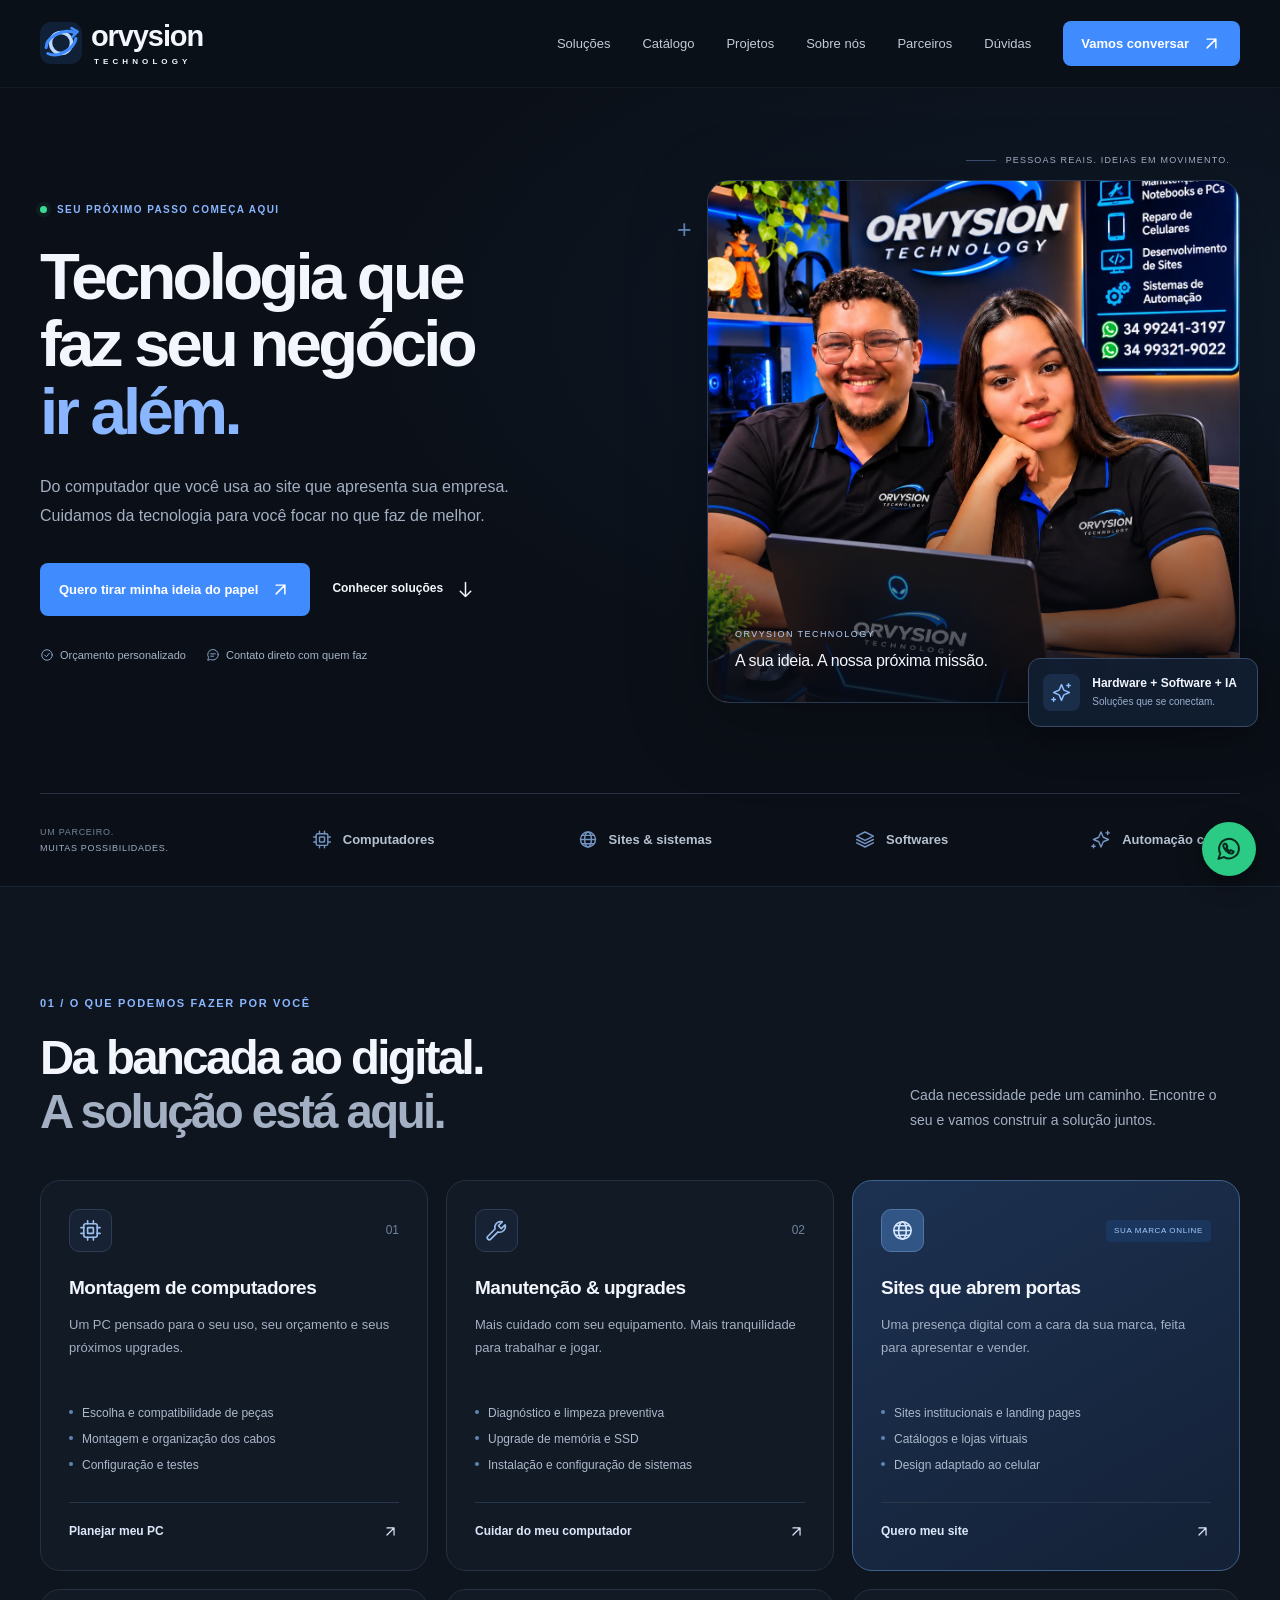
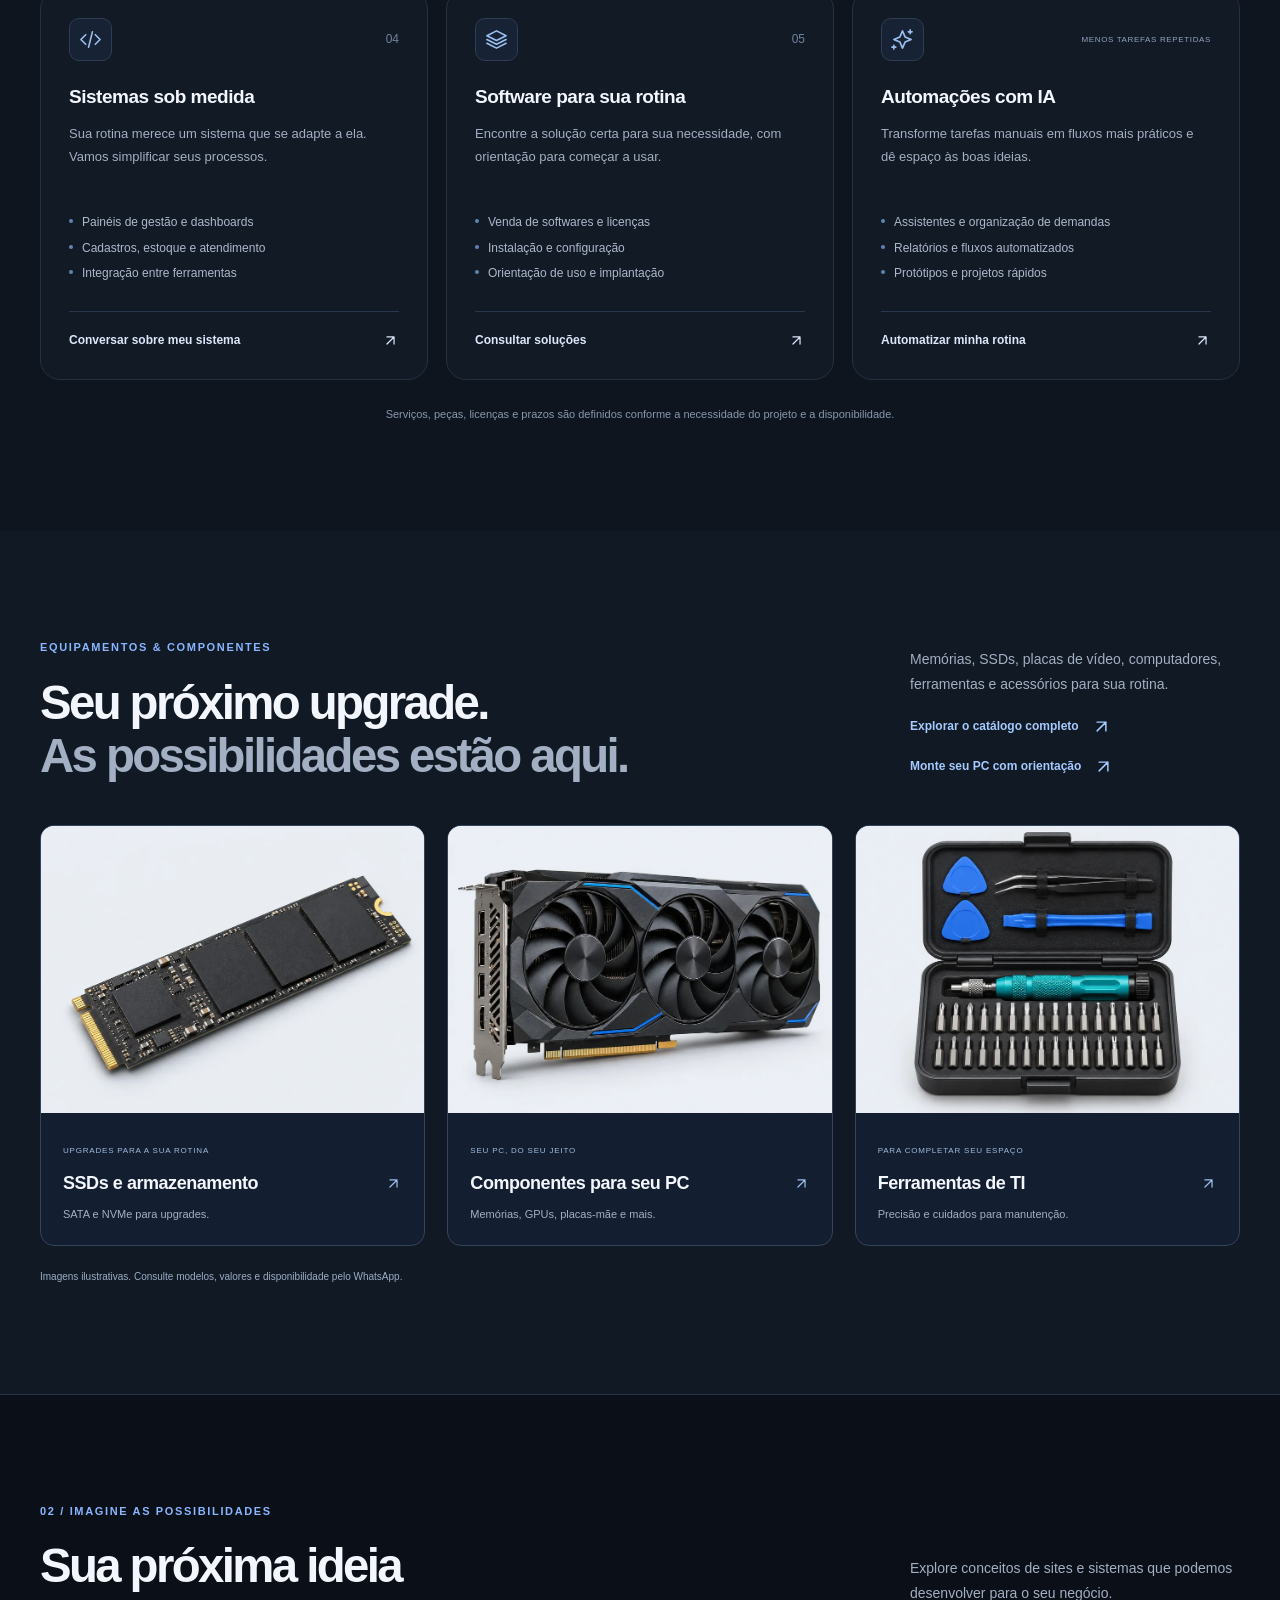
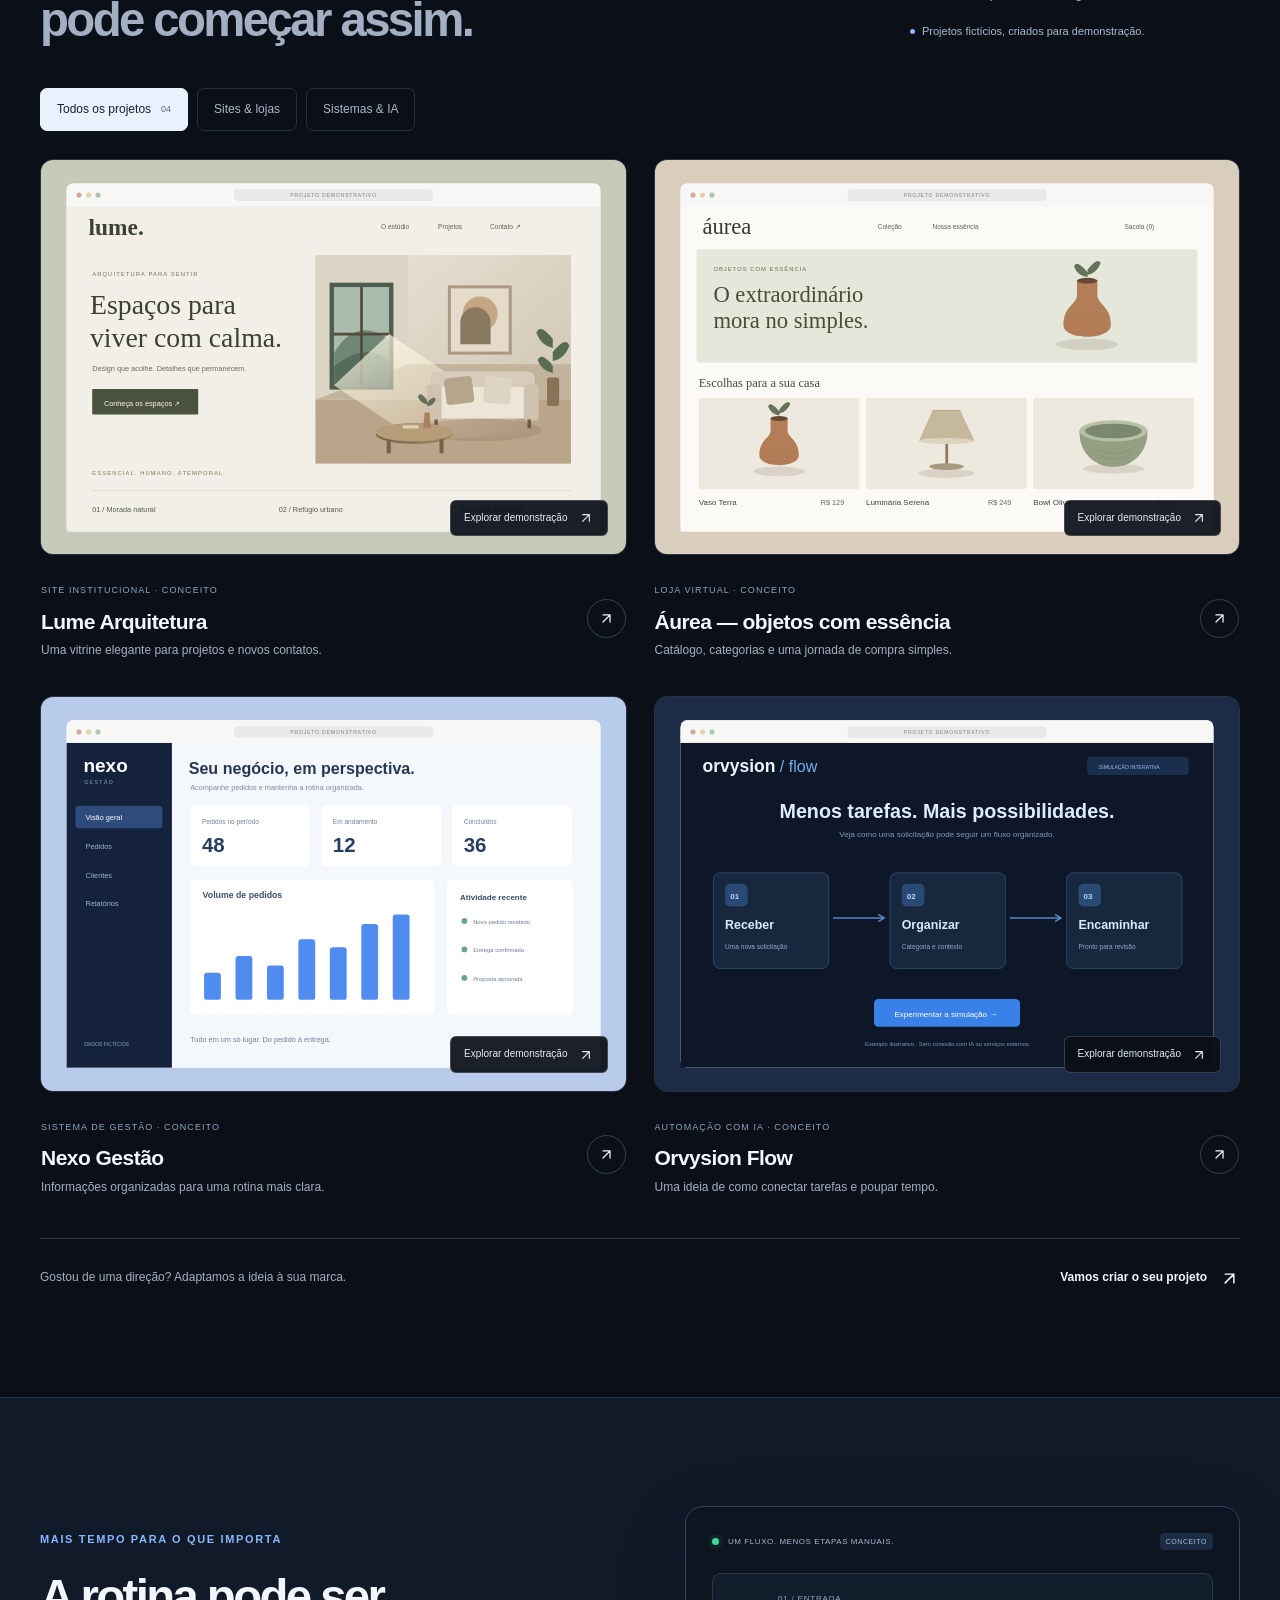
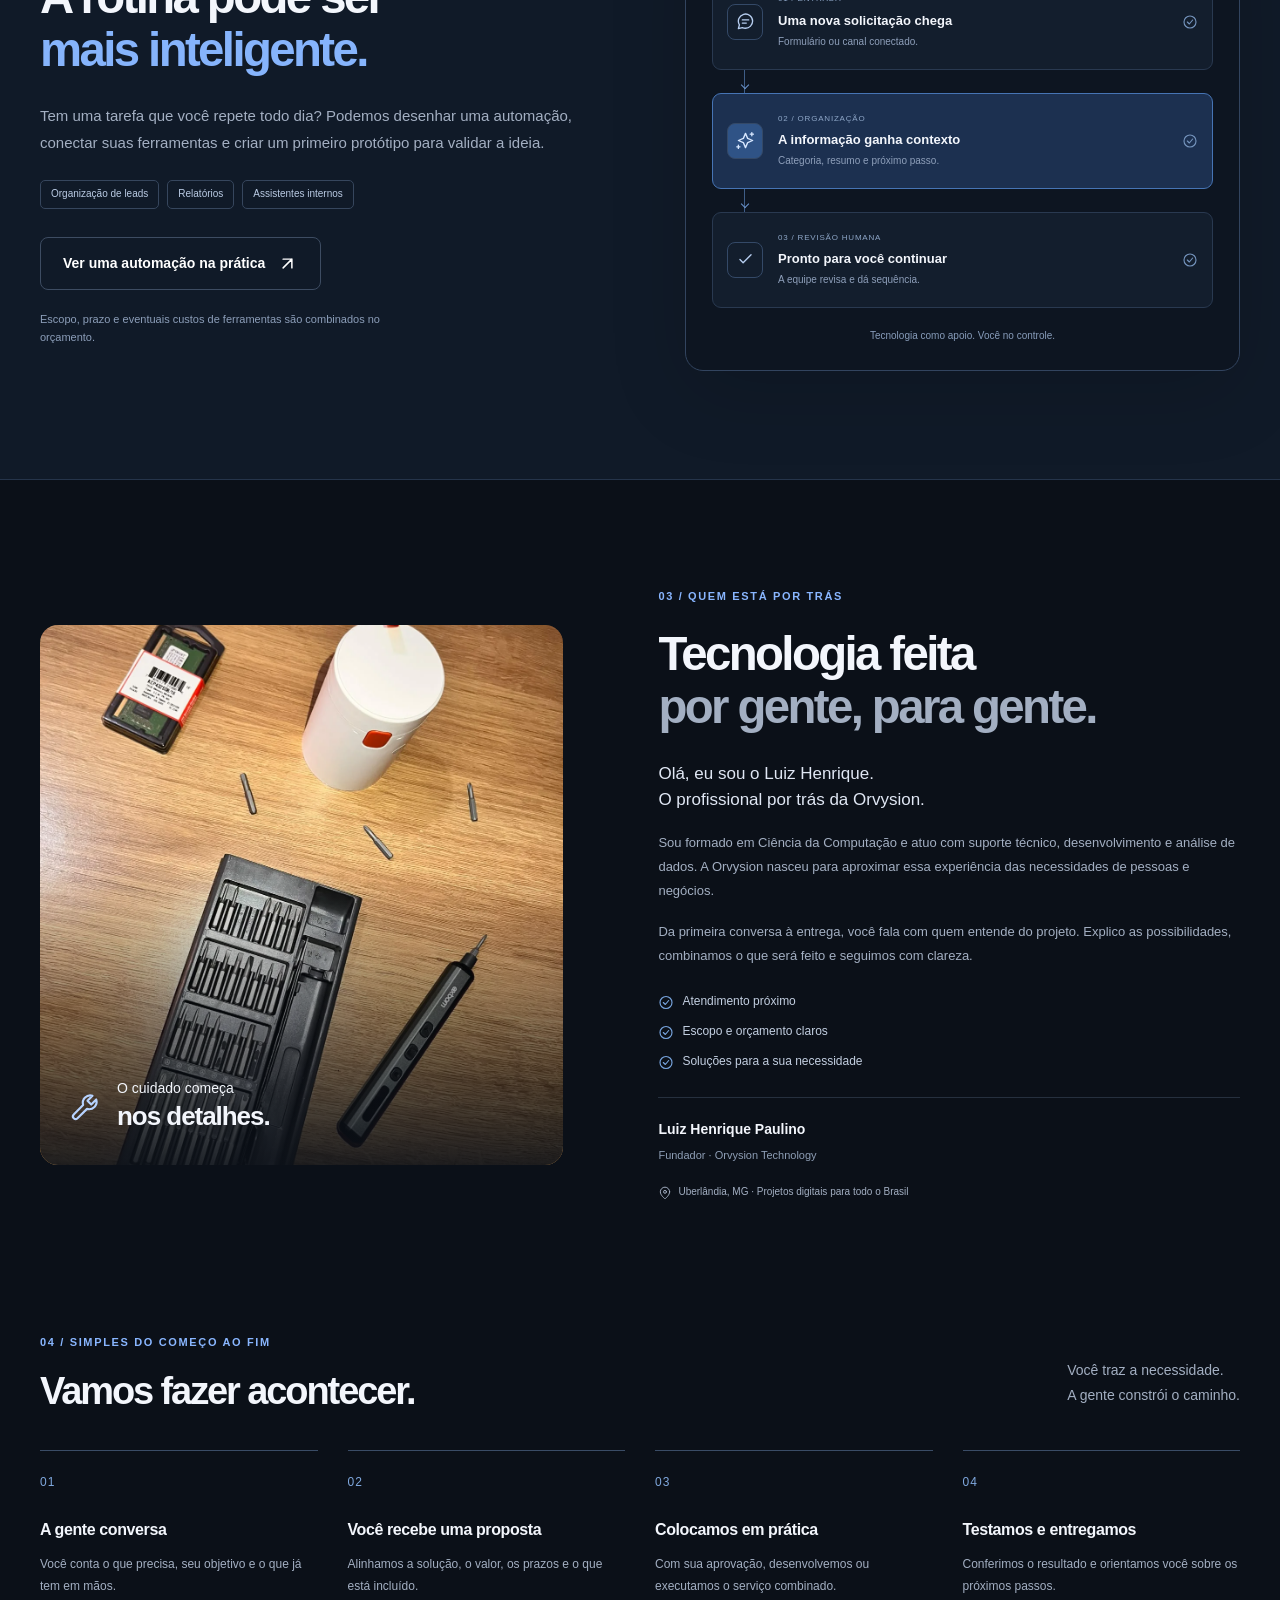
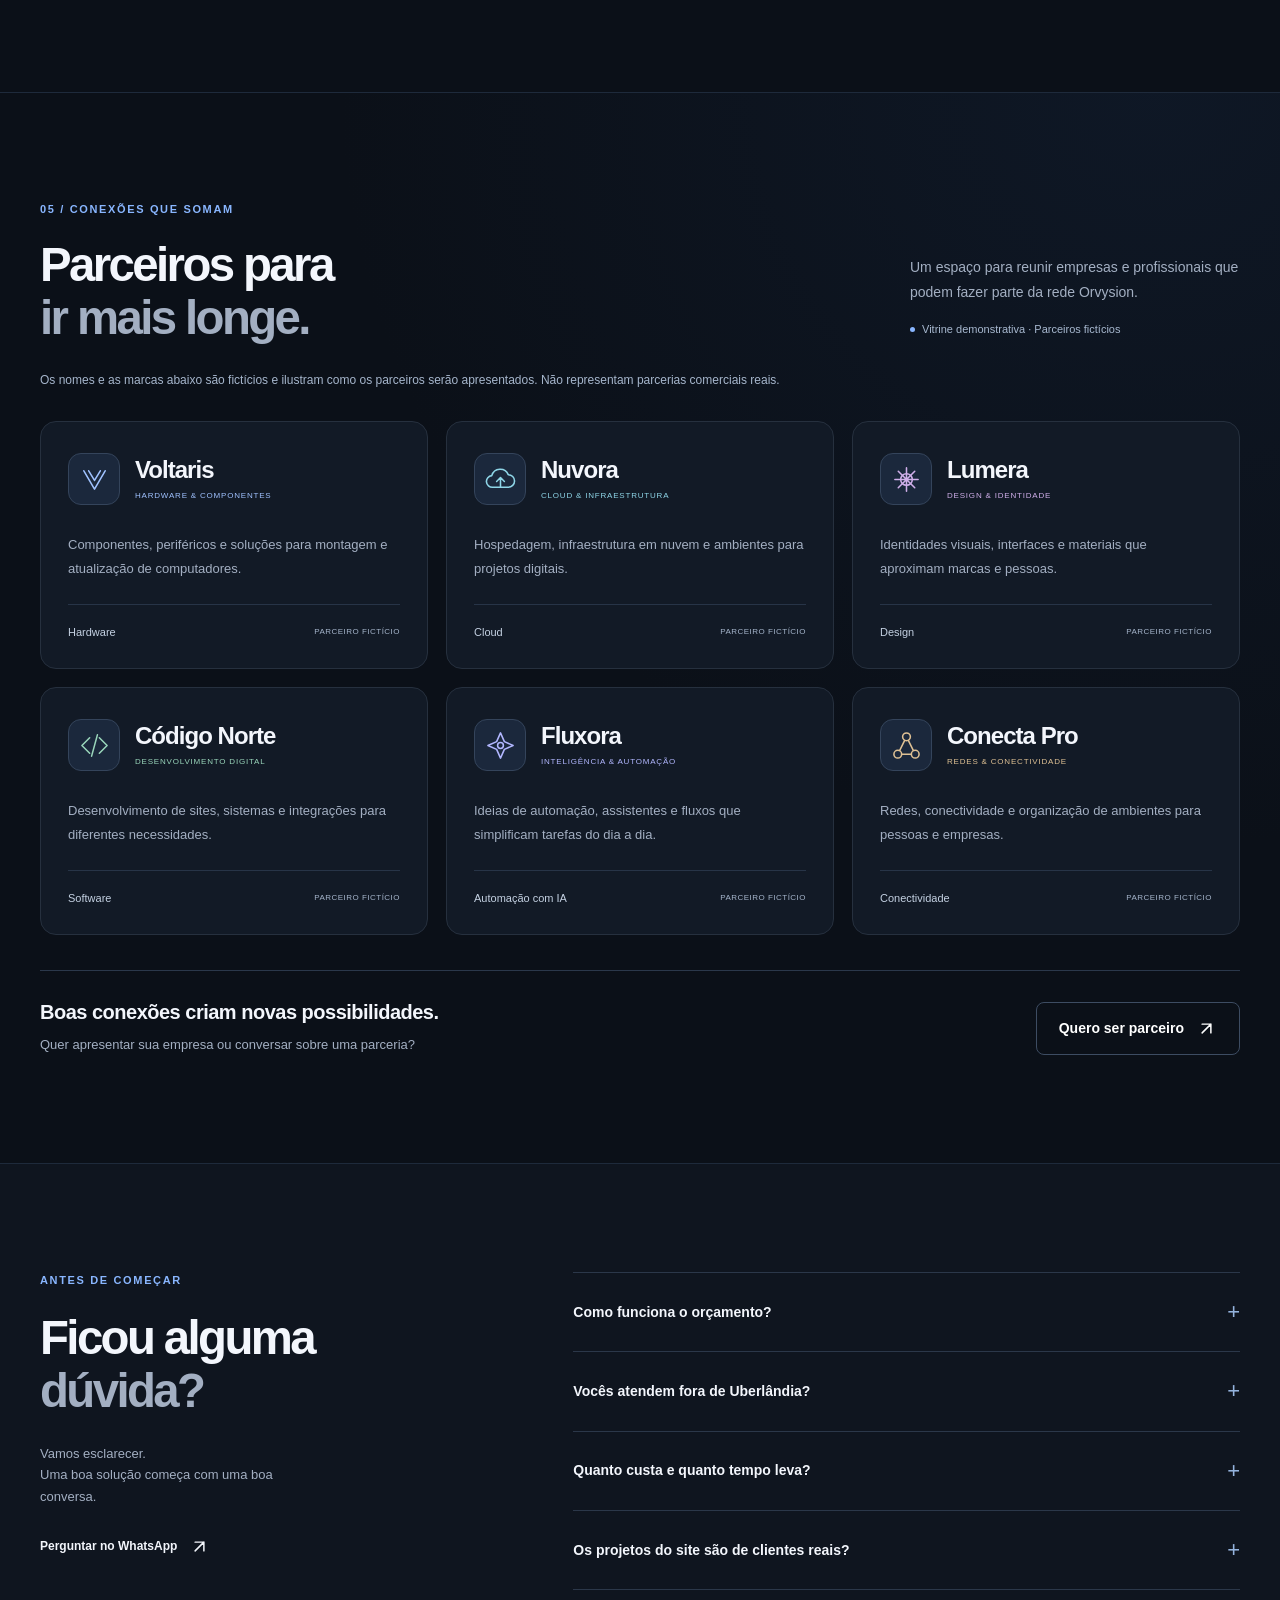
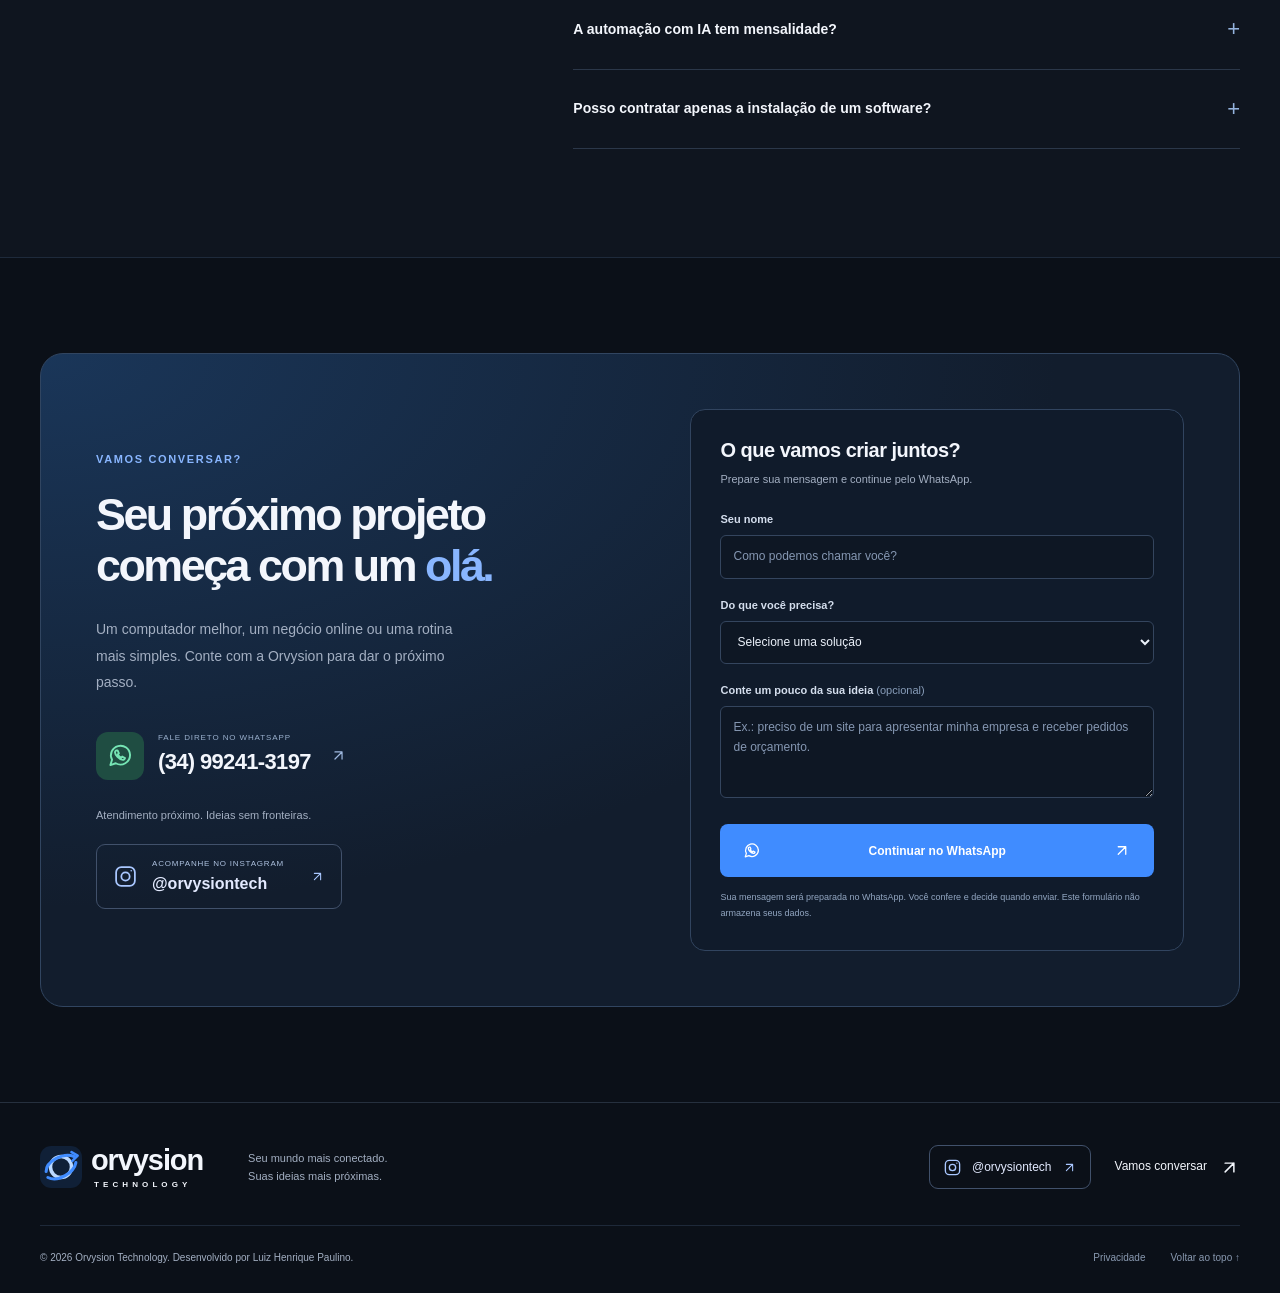
<file: index.html>
<!DOCTYPE html>
<html lang="pt-BR">
<head>
  <meta charset="UTF-8">
  <meta name="viewport" content="width=device-width, initial-scale=1">
  <meta name="description" content="Orvysion Technology: montagem e manutenção de computadores, sites, sistemas, softwares e automações com IA. Solicite seu orçamento pelo WhatsApp.">
  <meta name="theme-color" content="#0b1018">
  <title>Orvysion Technology | Computadores, sites, software e IA</title>
  <link rel="canonical" href="https://srhenriquebr.github.io/Meu-Site/">
  <meta property="og:type" content="website">
  <meta property="og:locale" content="pt_BR">
  <meta property="og:title" content="Orvysion Technology — Tecnologia para o seu próximo passo">
  <meta property="og:description" content="Do seu computador ao seu próximo projeto digital. Montagem, manutenção, sites, sistemas e automações com IA.">
  <meta property="og:url" content="https://srhenriquebr.github.io/Meu-Site/">
  <meta property="og:image" content="https://srhenriquebr.github.io/Meu-Site/assets/equipe-orvysion.webp?v=9c64409770f3">
  <meta name="twitter:card" content="summary_large_image">
  <link rel="icon" href="assets/favicon.svg" type="image/svg+xml">
  <link rel="preload" as="image" href="assets/equipe-orvysion.webp?v=9c64409770f3" fetchpriority="high">
  <link rel="stylesheet" href="style.css?v=a775fc1622cf">
  <script src="script.js?v=c6ee03af5708" defer></script>
  <script type="application/ld+json">{"@context":"https://schema.org","@type":"ProfessionalService","name":"Orvysion Technology","url":"https://srhenriquebr.github.io/Meu-Site/","telephone":"+5534992413197","description":"Montagem e manutenção de computadores, desenvolvimento de sites e sistemas, venda de software e automações com IA.","founder":{"@type":"Person","name":"Luiz Henrique Paulino"},"areaServed":[{"@type":"City","name":"Uberlândia"},{"@type":"Country","name":"Brasil"}],"image":"https://srhenriquebr.github.io/Meu-Site/assets/equipe-orvysion.webp?v=9c64409770f3","sameAs":["https://www.instagram.com/orvysiontech/"]}</script>
</head>
<body>
  <a class="skip-link" href="#conteudo">Pular para o conteúdo</a>
  <header class="header" id="inicio">
    <nav class="container nav" aria-label="Navegação principal">
      <a class="brand" href="#inicio" aria-label="Orvysion Technology, início"><img src="assets/favicon.svg" width="42" height="42" alt=""><span>orvysion<small>TECHNOLOGY</small></span></a>
      <button class="menu-toggle" aria-label="Abrir menu" aria-controls="nav-menu" aria-expanded="false" type="button"><span></span><span></span></button>
      <div class="nav-menu" id="nav-menu">
        <a href="#servicos">Soluções</a><a href="catalogo.html">Catálogo</a><a href="#projetos">Projetos</a><a href="#sobre">Sobre nós</a><a href="#parceiros">Parceiros</a><a href="#duvidas">Dúvidas</a>
        <a class="button button-small" href="https://wa.me/5534992413197?text=Ol%C3%A1%2C%20Orvysion!%20Gostaria%20de%20um%20or%C3%A7amento." target="_blank" rel="noopener noreferrer">Vamos conversar <svg aria-hidden="true" focusable="false"><use href="assets/icons.svg#arrow-up-right"></use></svg></a>
      </div>
    </nav>
  </header>
  <main id="conteudo">
    <section class="hero" aria-labelledby="hero-title">
      <div class="container hero-grid">
        <div class="hero-copy">
          <div class="eyebrow"><span class="status-dot"></span> SEU PRÓXIMO PASSO COMEÇA AQUI</div>
          <h1 id="hero-title">Tecnologia que<br>faz seu negócio<br><em>ir além.</em></h1>
          <p>Do computador que você usa ao site que apresenta sua empresa. Cuidamos da tecnologia para você focar no que faz de melhor.</p>
          <div class="hero-actions"><a class="button" href="#contato">Quero tirar minha ideia do papel <svg aria-hidden="true" focusable="false"><use href="assets/icons.svg#arrow-up-right"></use></svg></a><a class="text-link" href="#servicos">Conhecer soluções <svg aria-hidden="true" focusable="false"><use href="assets/icons.svg#arrow-down"></use></svg></a></div>
          <div class="hero-trust"><span><svg aria-hidden="true" focusable="false"><use href="assets/icons.svg#check-circle"></use></svg> Orçamento personalizado</span><span><svg aria-hidden="true" focusable="false"><use href="assets/icons.svg#message"></use></svg> Contato direto com quem faz</span></div>
        </div>
        <div class="hero-visual">
          <div class="orbit-label"><span></span> PESSOAS REAIS. IDEIAS EM MOVIMENTO.</div>
          <div class="hero-photo"><img src="assets/equipe-orvysion.webp?v=9c64409770f3" alt="Apresentação da Orvysion: Luiz Henrique e Lara com uniformes da marca, ao lado de um notebook e ferramentas." width="1200" height="1312" fetchpriority="high"><div class="photo-caption"><span>ORVYSION TECHNOLOGY</span><strong>A sua ideia. A nossa próxima missão.</strong></div></div>
          <div class="floating-tag"><div class="tag-icon"><svg aria-hidden="true" focusable="false"><use href="assets/icons.svg#sparkles"></use></svg></div><span>Hardware + Software + IA<small>Soluções que se conectam.</small></span></div>
          <span class="visual-cross" aria-hidden="true">+</span>
        </div>
      </div>
      <div class="container capability-strip"><span>UM PARCEIRO.<br><strong>MUITAS POSSIBILIDADES.</strong></span><div><svg aria-hidden="true" focusable="false"><use href="assets/icons.svg#cpu"></use></svg> Computadores</div><div><svg aria-hidden="true" focusable="false"><use href="assets/icons.svg#globe"></use></svg> Sites & sistemas</div><div><svg aria-hidden="true" focusable="false"><use href="assets/icons.svg#layers"></use></svg> Softwares</div><div><svg aria-hidden="true" focusable="false"><use href="assets/icons.svg#sparkles"></use></svg> Automação com IA</div></div>
    </section>

    <section class="section services" id="servicos" aria-labelledby="services-title">
      <div class="container">
        <div class="section-heading"><div><p class="eyebrow">01 / O QUE PODEMOS FAZER POR VOCÊ</p><h2 id="services-title">Da bancada ao digital.<br><span>A solução está aqui.</span></h2></div><p>Cada necessidade pede um caminho. Encontre o seu e vamos construir a solução juntos.</p></div>
        <div class="service-grid">
          <article class="service-card"><div class="service-top"><span class="icon-box"><svg aria-hidden="true" focusable="false"><use href="assets/icons.svg#cpu"></use></svg></span><span class="service-index">01</span></div><h3>Montagem de computadores</h3><p>Um PC pensado para o seu uso, seu orçamento e seus próximos upgrades.</p><ul><li>Escolha e compatibilidade de peças</li><li>Montagem e organização dos cabos</li><li>Configuração e testes</li></ul><a data-service="Montagem de computadores" href="https://wa.me/5534992413197?text=Ol%C3%A1!%20Quero%20montar%20um%20computador." target="_blank" rel="noopener noreferrer">Planejar meu PC <svg aria-hidden="true" focusable="false"><use href="assets/icons.svg#arrow-up-right"></use></svg></a></article>
          <article class="service-card"><div class="service-top"><span class="icon-box"><svg aria-hidden="true" focusable="false"><use href="assets/icons.svg#tool"></use></svg></span><span class="service-index">02</span></div><h3>Manutenção & upgrades</h3><p>Mais cuidado com seu equipamento. Mais tranquilidade para trabalhar e jogar.</p><ul><li>Diagnóstico e limpeza preventiva</li><li>Upgrade de memória e SSD</li><li>Instalação e configuração de sistemas</li></ul><a data-service="Manutenção e upgrades" href="https://wa.me/5534992413197?text=Ol%C3%A1!%20Preciso%20de%20manuten%C3%A7%C3%A3o%20no%20meu%20computador." target="_blank" rel="noopener noreferrer">Cuidar do meu computador <svg aria-hidden="true" focusable="false"><use href="assets/icons.svg#arrow-up-right"></use></svg></a></article>
          <article class="service-card service-featured"><div class="service-top"><span class="icon-box"><svg aria-hidden="true" focusable="false"><use href="assets/icons.svg#globe"></use></svg></span><span class="service-label">SUA MARCA ONLINE</span></div><h3>Sites que abrem portas</h3><p>Uma presença digital com a cara da sua marca, feita para apresentar e vender.</p><ul><li>Sites institucionais e landing pages</li><li>Catálogos e lojas virtuais</li><li>Design adaptado ao celular</li></ul><a data-service="Desenvolvimento de sites" href="https://wa.me/5534992413197?text=Ol%C3%A1!%20Quero%20um%20site%20para%20minha%20empresa." target="_blank" rel="noopener noreferrer">Quero meu site <svg aria-hidden="true" focusable="false"><use href="assets/icons.svg#arrow-up-right"></use></svg></a></article>
          <article class="service-card"><div class="service-top"><span class="icon-box"><svg aria-hidden="true" focusable="false"><use href="assets/icons.svg#code"></use></svg></span><span class="service-index">04</span></div><h3>Sistemas sob medida</h3><p>Sua rotina merece um sistema que se adapte a ela. Vamos simplificar seus processos.</p><ul><li>Painéis de gestão e dashboards</li><li>Cadastros, estoque e atendimento</li><li>Integração entre ferramentas</li></ul><a data-service="Desenvolvimento de sistemas" href="https://wa.me/5534992413197?text=Ol%C3%A1!%20Quero%20desenvolver%20um%20sistema." target="_blank" rel="noopener noreferrer">Conversar sobre meu sistema <svg aria-hidden="true" focusable="false"><use href="assets/icons.svg#arrow-up-right"></use></svg></a></article>
          <article class="service-card"><div class="service-top"><span class="icon-box"><svg aria-hidden="true" focusable="false"><use href="assets/icons.svg#layers"></use></svg></span><span class="service-index">05</span></div><h3>Software para sua rotina</h3><p>Encontre a solução certa para sua necessidade, com orientação para começar a usar.</p><ul><li>Venda de softwares e licenças</li><li>Instalação e configuração</li><li>Orientação de uso e implantação</li></ul><a data-service="Software e licenças" href="https://wa.me/5534992413197?text=Ol%C3%A1!%20Quero%20consultar%20softwares%20e%20licen%C3%A7as." target="_blank" rel="noopener noreferrer">Consultar soluções <svg aria-hidden="true" focusable="false"><use href="assets/icons.svg#arrow-up-right"></use></svg></a></article>
          <article class="service-card"><div class="service-top"><span class="icon-box"><svg aria-hidden="true" focusable="false"><use href="assets/icons.svg#sparkles"></use></svg></span><span class="service-label subtle">MENOS TAREFAS REPETIDAS</span></div><h3>Automações com IA</h3><p>Transforme tarefas manuais em fluxos mais práticos e dê espaço às boas ideias.</p><ul><li>Assistentes e organização de demandas</li><li>Relatórios e fluxos automatizados</li><li>Protótipos e projetos rápidos</li></ul><a data-service="Automações com IA" href="https://wa.me/5534992413197?text=Ol%C3%A1!%20Quero%20automatizar%20uma%20tarefa%20com%20IA." target="_blank" rel="noopener noreferrer">Automatizar minha rotina <svg aria-hidden="true" focusable="false"><use href="assets/icons.svg#arrow-up-right"></use></svg></a></article>
        </div>
        <p class="section-note">Serviços, peças, licenças e prazos são definidos conforme a necessidade do projeto e a disponibilidade.</p>
      </div>
    </section>

    <section class="section catalog-teaser" id="catalogo" aria-labelledby="catalog-teaser-title"><div class="container"><div class="section-heading"><div><p class="eyebrow">EQUIPAMENTOS & COMPONENTES</p><h2 id="catalog-teaser-title">Seu próximo upgrade.<br><span>As possibilidades estão aqui.</span></h2></div><div><p>Memórias, SSDs, placas de vídeo, computadores, ferramentas e acessórios para sua rotina.</p><a class="text-link catalog-all" href="catalogo.html">Explorar o catálogo completo <svg aria-hidden="true" focusable="false"><use href="assets/icons.svg#arrow-up-right"></use></svg></a><a class="text-link catalog-all" href="monte-seu-pc.html">Monte seu PC com orientação <svg aria-hidden="true" focusable="false"><use href="assets/icons.svg#arrow-up-right"></use></svg></a></div></div><div class="catalog-preview-grid"><a class="catalog-preview-card" href="catalogo.html?categoria=armazenamento#produtos"><img src="assets/catalogo/ssd-nvme.webp" alt="Imagem ilustrativa de SSD NVMe." width="900" height="675" loading="lazy"><div><span>UPGRADES PARA A SUA ROTINA</span><h3>SSDs e armazenamento <svg aria-hidden="true" focusable="false"><use href="assets/icons.svg#arrow-up-right"></use></svg></h3><p>SATA e NVMe para upgrades.</p></div></a><a class="catalog-preview-card" href="catalogo.html?categoria=componentes#produtos"><img src="assets/catalogo/placa-video.webp" alt="Imagem ilustrativa de placa de vídeo." width="900" height="675" loading="lazy"><div><span>SEU PC, DO SEU JEITO</span><h3>Componentes para seu PC <svg aria-hidden="true" focusable="false"><use href="assets/icons.svg#arrow-up-right"></use></svg></h3><p>Memórias, GPUs, placas-mãe e mais.</p></div></a><a class="catalog-preview-card" href="catalogo.html?categoria=ferramentas#produtos"><img src="assets/catalogo/kit-ferramentas.webp" alt="Imagem ilustrativa de kit de ferramentas de precisão." width="900" height="675" loading="lazy"><div><span>PARA COMPLETAR SEU ESPAÇO</span><h3>Ferramentas de TI <svg aria-hidden="true" focusable="false"><use href="assets/icons.svg#arrow-up-right"></use></svg></h3><p>Precisão e cuidados para manutenção.</p></div></a></div><p class="catalog-teaser-note">Imagens ilustrativas. Consulte modelos, valores e disponibilidade pelo WhatsApp.</p></div></section>

    <section class="section projects" id="projetos" aria-labelledby="projects-title">
      <div class="container">
        <div class="section-heading"><div><p class="eyebrow">02 / IMAGINE AS POSSIBILIDADES</p><h2 id="projects-title">Sua próxima ideia<br><span>pode começar assim.</span></h2></div><div><p>Explore conceitos de sites e sistemas que podemos desenvolver para o seu negócio.</p><p class="demo-note"><span></span> Projetos fictícios, criados para demonstração.</p></div></div>
        <div class="project-filters" role="group" aria-label="Filtrar projetos"><button type="button" class="active" data-filter="all" aria-pressed="true">Todos os projetos <span>04</span></button><button type="button" data-filter="sites" aria-pressed="false">Sites & lojas</button><button type="button" data-filter="systems" aria-pressed="false">Sistemas & IA</button></div>
        <p class="sr-only" id="filter-status" aria-live="polite">4 projetos exibidos</p>
        <div class="project-grid">
          <article class="project-card" data-category="sites"><a class="project-image" href="projetos/lume.html" aria-label="Explorar a demonstração do site Lume Arquitetura"><img src="assets/projeto-lume.svg" alt="Prévia do site conceitual Lume Arquitetura, com identidade em tons de areia e terracota." width="800" height="540" loading="lazy"><span class="preview-pill">Explorar demonstração <svg aria-hidden="true" focusable="false"><use href="assets/icons.svg#arrow-up-right"></use></svg></span></a><div class="project-info"><div><span class="project-type">SITE INSTITUCIONAL · CONCEITO</span><h3><a href="projetos/lume.html">Lume Arquitetura</a></h3><p>Uma vitrine elegante para projetos e novos contatos.</p></div><a class="round-link" href="projetos/lume.html" aria-label="Abrir Lume Arquitetura"><svg aria-hidden="true" focusable="false"><use href="assets/icons.svg#arrow-up-right"></use></svg></a></div></article>
          <article class="project-card" data-category="sites"><a class="project-image" href="projetos/aurea.html" aria-label="Explorar a demonstração da loja Áurea"><img src="assets/projeto-aurea.svg" alt="Prévia da loja conceitual Áurea, com produtos para casa, catálogo e sacola de compras." width="800" height="540" loading="lazy"><span class="preview-pill">Explorar demonstração <svg aria-hidden="true" focusable="false"><use href="assets/icons.svg#arrow-up-right"></use></svg></span></a><div class="project-info"><div><span class="project-type">LOJA VIRTUAL · CONCEITO</span><h3><a href="projetos/aurea.html">Áurea — objetos com essência</a></h3><p>Catálogo, categorias e uma jornada de compra simples.</p></div><a class="round-link" href="projetos/aurea.html" aria-label="Abrir loja Áurea"><svg aria-hidden="true" focusable="false"><use href="assets/icons.svg#arrow-up-right"></use></svg></a></div></article>
          <article class="project-card" data-category="systems"><a class="project-image" href="projetos/nexo.html" aria-label="Explorar a demonstração do painel Nexo Gestão"><img src="assets/projeto-nexo.svg" alt="Prévia do painel fictício Nexo Gestão, com resumo de pedidos e indicadores ilustrativos." width="800" height="540" loading="lazy"><span class="preview-pill">Explorar demonstração <svg aria-hidden="true" focusable="false"><use href="assets/icons.svg#arrow-up-right"></use></svg></span></a><div class="project-info"><div><span class="project-type">SISTEMA DE GESTÃO · CONCEITO</span><h3><a href="projetos/nexo.html">Nexo Gestão</a></h3><p>Informações organizadas para uma rotina mais clara.</p></div><a class="round-link" href="projetos/nexo.html" aria-label="Abrir Nexo Gestão"><svg aria-hidden="true" focusable="false"><use href="assets/icons.svg#arrow-up-right"></use></svg></a></div></article>
          <article class="project-card" data-category="systems"><a class="project-image" href="projetos/flow.html" aria-label="Explorar a simulação de automação Orvysion Flow"><img src="assets/projeto-flow.svg" alt="Prévia da simulação Orvysion Flow, com etapas de recebimento, organização e encaminhamento de uma solicitação." width="800" height="540" loading="lazy"><span class="preview-pill">Explorar demonstração <svg aria-hidden="true" focusable="false"><use href="assets/icons.svg#arrow-up-right"></use></svg></span></a><div class="project-info"><div><span class="project-type">AUTOMAÇÃO COM IA · CONCEITO</span><h3><a href="projetos/flow.html">Orvysion Flow</a></h3><p>Uma ideia de como conectar tarefas e poupar tempo.</p></div><a class="round-link" href="projetos/flow.html" aria-label="Abrir Orvysion Flow"><svg aria-hidden="true" focusable="false"><use href="assets/icons.svg#arrow-up-right"></use></svg></a></div></article>
        </div>
        <div class="portfolio-bottom"><p>Gostou de uma direção? Adaptamos a ideia à sua marca.</p><a class="text-link" href="#contato">Vamos criar o seu projeto <svg aria-hidden="true" focusable="false"><use href="assets/icons.svg#arrow-up-right"></use></svg></a></div>
      </div>
    </section>

    <section class="section ai-section" id="automacao" aria-labelledby="ai-title">
      <div class="container ai-layout">
        <div class="ai-copy"><p class="eyebrow">MAIS TEMPO PARA O QUE IMPORTA</p><h2 id="ai-title">A rotina pode ser<br><span>mais inteligente.</span></h2><p>Tem uma tarefa que você repete todo dia? Podemos desenhar uma automação, conectar suas ferramentas e criar um primeiro protótipo para validar a ideia.</p><div class="ai-tags"><span>Organização de leads</span><span>Relatórios</span><span>Assistentes internos</span></div><a class="button button-outline" href="projetos/flow.html">Ver uma automação na prática <svg aria-hidden="true" focusable="false"><use href="assets/icons.svg#arrow-up-right"></use></svg></a><small>Escopo, prazo e eventuais custos de ferramentas são combinados no orçamento.</small></div>
        <div class="flow-preview" aria-label="Exemplo ilustrativo de fluxo de atendimento"><div class="flow-header"><span class="status-dot"></span><span>UM FLUXO. MENOS ETAPAS MANUAIS.</span><span class="demo-label">CONCEITO</span></div><div class="flow-step"><span class="flow-step-icon"><svg aria-hidden="true" focusable="false"><use href="assets/icons.svg#message"></use></svg></span><div><small>01 / ENTRADA</small><strong>Uma nova solicitação chega</strong><p>Formulário ou canal conectado.</p></div><svg class="flow-check" aria-hidden="true" focusable="false"><use href="assets/icons.svg#check-circle"></use></svg></div><div class="flow-connector"></div><div class="flow-step flow-highlight"><span class="flow-step-icon"><svg aria-hidden="true" focusable="false"><use href="assets/icons.svg#sparkles"></use></svg></span><div><small>02 / ORGANIZAÇÃO</small><strong>A informação ganha contexto</strong><p>Categoria, resumo e próximo passo.</p></div><svg class="flow-check" aria-hidden="true" focusable="false"><use href="assets/icons.svg#check-circle"></use></svg></div><div class="flow-connector"></div><div class="flow-step"><span class="flow-step-icon"><svg aria-hidden="true" focusable="false"><use href="assets/icons.svg#check"></use></svg></span><div><small>03 / REVISÃO HUMANA</small><strong>Pronto para você continuar</strong><p>A equipe revisa e dá sequência.</p></div><svg class="flow-check" aria-hidden="true" focusable="false"><use href="assets/icons.svg#check-circle"></use></svg></div><p class="flow-footnote">Tecnologia como apoio. Você no controle.</p></div>
      </div>
    </section>

    <section class="section about" id="sobre" aria-labelledby="about-title">
      <div class="container about-grid"><div class="workbench"><img src="assets/ferramentas.webp" width="1200" height="1600" alt="Ferramentas de precisão, chave elétrica e memória RAM usadas por Luiz Henrique na manutenção de computadores." loading="lazy"><div class="workbench-caption"><svg aria-hidden="true" focusable="false"><use href="assets/icons.svg#tool"></use></svg><span>O cuidado começa<br><strong>nos detalhes.</strong></span></div></div><div class="about-copy"><p class="eyebrow">03 / QUEM ESTÁ POR TRÁS</p><h2 id="about-title">Tecnologia feita<br><span>por gente, para gente.</span></h2><p class="lead">Olá, eu sou o Luiz Henrique.<br>O profissional por trás da Orvysion.</p><p>Sou formado em Ciência da Computação e atuo com suporte técnico, desenvolvimento e análise de dados. A Orvysion nasceu para aproximar essa experiência das necessidades de pessoas e negócios.</p><p>Da primeira conversa à entrega, você fala com quem entende do projeto. Explico as possibilidades, combinamos o que será feito e seguimos com clareza.</p><div class="about-points"><span><svg aria-hidden="true" focusable="false"><use href="assets/icons.svg#check-circle"></use></svg> Atendimento próximo</span><span><svg aria-hidden="true" focusable="false"><use href="assets/icons.svg#check-circle"></use></svg> Escopo e orçamento claros</span><span><svg aria-hidden="true" focusable="false"><use href="assets/icons.svg#check-circle"></use></svg> Soluções para a sua necessidade</span></div><div class="signature"><strong>Luiz Henrique Paulino</strong><span>Fundador · Orvysion Technology</span></div><p class="location"><svg aria-hidden="true" focusable="false"><use href="assets/icons.svg#pin"></use></svg> Uberlândia, MG · Projetos digitais para todo o Brasil</p></div></div>
    </section>

    <section class="section process" id="como-funciona" aria-labelledby="process-title"><div class="container"><div class="section-heading"><div><p class="eyebrow">04 / SIMPLES DO COMEÇO AO FIM</p><h2 id="process-title">Vamos fazer acontecer.</h2></div><p>Você traz a necessidade.<br>A gente constrói o caminho.</p></div><div class="process-grid"><article><span>01</span><h3>A gente conversa</h3><p>Você conta o que precisa, seu objetivo e o que já tem em mãos.</p></article><article><span>02</span><h3>Você recebe uma proposta</h3><p>Alinhamos a solução, o valor, os prazos e o que está incluído.</p></article><article><span>03</span><h3>Colocamos em prática</h3><p>Com sua aprovação, desenvolvemos ou executamos o serviço combinado.</p></article><article><span>04</span><h3>Testamos e entregamos</h3><p>Conferimos o resultado e orientamos você sobre os próximos passos.</p></article></div></div></section>

    <section class="section partners" id="parceiros" aria-labelledby="partners-title">
      <div class="container">
        <div class="section-heading">
          <div><p class="eyebrow">05 / CONEXÕES QUE SOMAM</p><h2 id="partners-title">Parceiros para<br><span>ir mais longe.</span></h2></div>
          <div><p>Um espaço para reunir empresas e profissionais que podem fazer parte da rede Orvysion.</p><p class="demo-note"><span></span> Vitrine demonstrativa · Parceiros fictícios</p></div>
        </div>
        <p class="partners-disclosure">Os nomes e as marcas abaixo são fictícios e ilustram como os parceiros serão apresentados. Não representam parcerias comerciais reais.</p>
        <div class="partner-grid">
          <article class="partner-card partner-hardware">
            <div class="partner-identity"><span class="partner-mark" aria-hidden="true"><svg viewBox="0 0 32 32" focusable="false"><path d="m5 7 11 19L27 7M10 7l6 10 6-10"/></svg></span><div><h3>Voltaris</h3><span>HARDWARE & COMPONENTES</span></div></div>
            <p>Componentes, periféricos e soluções para montagem e atualização de computadores.</p>
            <div class="partner-meta"><span>Hardware</span><small>PARCEIRO FICTÍCIO</small></div>
          </article>
          <article class="partner-card partner-cloud">
            <div class="partner-identity"><span class="partner-mark" aria-hidden="true"><svg viewBox="0 0 32 32" focusable="false"><path d="M8 24a6 6 0 0 1-1-12 9 9 0 0 1 17-1 6.5 6.5 0 0 1 0 13Z"/><path d="m12 18 4-4 4 4m-4-4v10"/></svg></span><div><h3>Nuvora</h3><span>CLOUD & INFRAESTRUTURA</span></div></div>
            <p>Hospedagem, infraestrutura em nuvem e ambientes para projetos digitais.</p>
            <div class="partner-meta"><span>Cloud</span><small>PARCEIRO FICTÍCIO</small></div>
          </article>
          <article class="partner-card partner-design">
            <div class="partner-identity"><span class="partner-mark" aria-hidden="true"><svg viewBox="0 0 32 32" focusable="false"><path d="M16 4v24M4 16h24M7.5 7.5l17 17m0-17-17 17"/><circle cx="16" cy="16" r="6"/></svg></span><div><h3>Lumera</h3><span>DESIGN & IDENTIDADE</span></div></div>
            <p>Identidades visuais, interfaces e materiais que aproximam marcas e pessoas.</p>
            <div class="partner-meta"><span>Design</span><small>PARCEIRO FICTÍCIO</small></div>
          </article>
          <article class="partner-card partner-code">
            <div class="partner-identity"><span class="partner-mark" aria-hidden="true"><svg viewBox="0 0 32 32" focusable="false"><path d="m11 8-8 8 8 8m10-16 8 8-8 8M19 5l-6 22"/></svg></span><div><h3>Código Norte</h3><span>DESENVOLVIMENTO DIGITAL</span></div></div>
            <p>Desenvolvimento de sites, sistemas e integrações para diferentes necessidades.</p>
            <div class="partner-meta"><span>Software</span><small>PARCEIRO FICTÍCIO</small></div>
          </article>
          <article class="partner-card partner-ai">
            <div class="partner-identity"><span class="partner-mark" aria-hidden="true"><svg viewBox="0 0 32 32" focusable="false"><path d="m16 3 4 9 9 4-9 4-4 9-4-9-9-4 9-4Z"/><circle cx="16" cy="16" r="3"/></svg></span><div><h3>Fluxora</h3><span>INTELIGÊNCIA & AUTOMAÇÃO</span></div></div>
            <p>Ideias de automação, assistentes e fluxos que simplificam tarefas do dia a dia.</p>
            <div class="partner-meta"><span>Automação com IA</span><small>PARCEIRO FICTÍCIO</small></div>
          </article>
          <article class="partner-card partner-network">
            <div class="partner-identity"><span class="partner-mark" aria-hidden="true"><svg viewBox="0 0 32 32" focusable="false"><circle cx="16" cy="7" r="4"/><circle cx="7" cy="25" r="4"/><circle cx="25" cy="25" r="4"/><path d="m14 11-5 10m9-10 5 10M11 25h10"/></svg></span><div><h3>Conecta Pro</h3><span>REDES & CONECTIVIDADE</span></div></div>
            <p>Redes, conectividade e organização de ambientes para pessoas e empresas.</p>
            <div class="partner-meta"><span>Conectividade</span><small>PARCEIRO FICTÍCIO</small></div>
          </article>
        </div>
        <div class="partner-invite"><div><h3>Boas conexões criam novas possibilidades.</h3><p>Quer apresentar sua empresa ou conversar sobre uma parceria?</p></div><a class="button button-outline" href="https://wa.me/5534992413197?text=Ol%C3%A1%2C%20Orvysion!%20Tenho%20interesse%20em%20uma%20parceria.%20Podemos%20conversar%3F" target="_blank" rel="noopener noreferrer">Quero ser parceiro <svg aria-hidden="true" focusable="false"><use href="assets/icons.svg#arrow-up-right"></use></svg></a></div>
      </div>
    </section>

    <section class="section faq" id="duvidas" aria-labelledby="faq-title"><div class="container faq-grid"><div><p class="eyebrow">ANTES DE COMEÇAR</p><h2 id="faq-title">Ficou alguma<br><span>dúvida?</span></h2><p>Vamos esclarecer.<br>Uma boa solução começa com uma boa conversa.</p><a class="text-link" href="https://wa.me/5534992413197?text=Ol%C3%A1%2C%20Orvysion!%20Tenho%20uma%20d%C3%BAvida." target="_blank" rel="noopener noreferrer">Perguntar no WhatsApp <svg aria-hidden="true" focusable="false"><use href="assets/icons.svg#arrow-up-right"></use></svg></a></div><div class="faq-list"><details><summary>Como funciona o orçamento?<span aria-hidden="true">+</span></summary><p>Você explica o que precisa pelo WhatsApp. Para serviços técnicos, pode ser necessário avaliar o equipamento. Para projetos digitais, alinhamos as funcionalidades e o conteúdo. Você recebe os valores e o escopo para aprovar antes da execução.</p></details><details><summary>Vocês atendem fora de Uberlândia?<span aria-hidden="true">+</span></summary><p>Sites, sistemas, automações e serviços que permitem suporte remoto podem ser realizados para clientes de todo o Brasil. Para manutenção ou montagem presencial, consulte as condições de atendimento em Uberlândia pelo WhatsApp.</p></details><details><summary>Quanto custa e quanto tempo leva?<span aria-hidden="true">+</span></summary><p>Depende da complexidade, das peças ou licenças necessárias e da disponibilidade. Valor e prazo são apresentados no orçamento, conforme a sua necessidade.</p></details><details><summary>Os projetos do site são de clientes reais?<span aria-hidden="true">+</span></summary><p>Os quatro projetos apresentados são demonstrações fictícias criadas para mostrar possibilidades de design e funcionalidades. Não representam trabalhos entregues a clientes. Podemos usar essas ideias como ponto de partida para o seu projeto.</p></details><details><summary>A automação com IA tem mensalidade?<span aria-hidden="true">+</span></summary><p>Algumas ferramentas, hospedagens e APIs podem ter custo recorrente ou por uso. Isso depende da solução escolhida. As opções e os custos previstos são apresentados antes da contratação.</p></details><details><summary>Posso contratar apenas a instalação de um software?<span aria-hidden="true">+</span></summary><p>Sim. Conte qual programa você precisa e em qual equipamento será usado. Avaliamos compatibilidade, disponibilidade da licença quando necessária, instalação e configuração.</p></details></div></div></section>

    <section class="section contact" id="contato" aria-labelledby="contact-title"><div class="container contact-panel"><div class="contact-copy"><p class="eyebrow">VAMOS CONVERSAR?</p><h2 id="contact-title">Seu próximo projeto<br>começa com um <em>olá.</em></h2><p>Um computador melhor, um negócio online ou uma rotina mais simples. Conte com a Orvysion para dar o próximo passo.</p><a class="contact-phone" href="https://wa.me/5534992413197?text=Ol%C3%A1%2C%20Orvysion!%20Gostaria%20de%20conversar%20sobre%20um%20projeto." target="_blank" rel="noopener noreferrer"><span><svg aria-hidden="true" focusable="false"><use href="assets/icons.svg#whatsapp"></use></svg></span><div><small>FALE DIRETO NO WHATSAPP</small><strong>(34) 99241-3197</strong></div><svg aria-hidden="true" focusable="false"><use href="assets/icons.svg#arrow-up-right"></use></svg></a><p class="contact-location">Atendimento próximo. Ideias sem fronteiras.</p><a class="instagram-link contact-instagram" href="https://www.instagram.com/orvysiontech/" target="_blank" rel="noopener noreferrer" aria-label="Abrir Instagram da Orvysion: @orvysiontech (nova aba)"><svg aria-hidden="true" focusable="false"><use href="assets/icons.svg?v=7e17434f828d#instagram"></use></svg><span><small>ACOMPANHE NO INSTAGRAM</small><strong>@orvysiontech</strong></span><svg aria-hidden="true" focusable="false"><use href="assets/icons.svg#arrow-up-right"></use></svg></a></div>
        <form id="quote-form" class="quote-form" action="https://wa.me/5534992413197" method="get"><h3>O que vamos criar juntos?</h3><p>Prepare sua mensagem e continue pelo WhatsApp.</p><label for="name">Seu nome</label><input id="name" placeholder="Como podemos chamar você?" autocomplete="given-name" required maxlength="80"><label for="service">Do que você precisa?</label><select id="service" required><option value="">Selecione uma solução</option><option>Montagem de computadores</option><option>Manutenção e upgrades</option><option>Desenvolvimento de sites</option><option>Desenvolvimento de sistemas</option><option>Software e licenças</option><option>Automações com IA</option><option>Quero orientação para escolher</option></select><label for="message">Conte um pouco da sua ideia <span>(opcional)</span></label><textarea id="message" placeholder="Ex.: preciso de um site para apresentar minha empresa e receber pedidos de orçamento." rows="3" maxlength="1500"></textarea><button class="button" type="submit"><svg aria-hidden="true" focusable="false"><use href="assets/icons.svg#whatsapp"></use></svg> Continuar no WhatsApp <svg aria-hidden="true" focusable="false"><use href="assets/icons.svg#arrow-up-right"></use></svg></button><small class="form-note">Sua mensagem será preparada no WhatsApp. Você confere e decide quando enviar. Este formulário não armazena seus dados.</small><noscript><p>Para solicitar seu orçamento, <a href="https://wa.me/5534992413197">abra o WhatsApp aqui</a>.</p></noscript></form></div></section>
  </main>
  <footer class="footer"><div class="container footer-top"><a class="brand" href="#inicio"><img src="assets/favicon.svg" width="42" height="42" alt=""><span>orvysion<small>TECHNOLOGY</small></span></a><p>Seu mundo mais conectado.<br>Suas ideias mais próximas.</p><div class="footer-socials"><a class="instagram-link" href="https://www.instagram.com/orvysiontech/" target="_blank" rel="noopener noreferrer" aria-label="Abrir Instagram da Orvysion: @orvysiontech (nova aba)"><svg aria-hidden="true" focusable="false"><use href="assets/icons.svg?v=7e17434f828d#instagram"></use></svg><span>@orvysiontech</span><svg aria-hidden="true" focusable="false"><use href="assets/icons.svg#arrow-up-right"></use></svg></a><a href="https://wa.me/5534992413197" target="_blank" rel="noopener noreferrer">Vamos conversar <svg aria-hidden="true" focusable="false"><use href="assets/icons.svg#arrow-up-right"></use></svg></a></div></div><div class="container footer-bottom"><p>© <span id="year">2026</span> Orvysion Technology. Desenvolvido por Luiz Henrique Paulino.</p><button type="button" class="privacy-button" data-open-privacy>Privacidade</button><a href="#inicio">Voltar ao topo ↑</a></div></footer>
  <a class="floating-whatsapp" href="https://wa.me/5534992413197?text=Ol%C3%A1%2C%20Orvysion!%20Vim%20pelo%20site%20e%20gostaria%20de%20um%20or%C3%A7amento." target="_blank" rel="noopener noreferrer" aria-label="Solicitar orçamento no WhatsApp"><svg aria-hidden="true" focusable="false"><use href="assets/icons.svg#whatsapp"></use></svg><span>Vamos conversar?</span></a>
  <dialog id="privacy-dialog" aria-labelledby="privacy-title"><div class="dialog-content"><button type="button" class="dialog-close" data-close-privacy aria-label="Fechar aviso de privacidade">×</button><p class="eyebrow">ORVYSION TECHNOLOGY</p><h2 id="privacy-title">Sua privacidade</h2><p>O formulário desta página apenas prepara uma mensagem para o WhatsApp. A Orvysion não recebe nem armazena os campos preenchidos antes de você enviar a mensagem por lá.</p><p>Ao abrir o WhatsApp, passam a valer as condições e práticas de privacidade desse serviço. A hospedagem do site pode processar dados técnicos necessários para carregar as páginas.</p><p>As demonstrações usam dados fictícios. Não insira informações sensíveis. Para falar sobre seus dados, entre em contato pelo <a href="https://wa.me/5534992413197" target="_blank" rel="noopener noreferrer">WhatsApp da Orvysion</a>.</p></div></dialog>
</body>
</html>
</file>
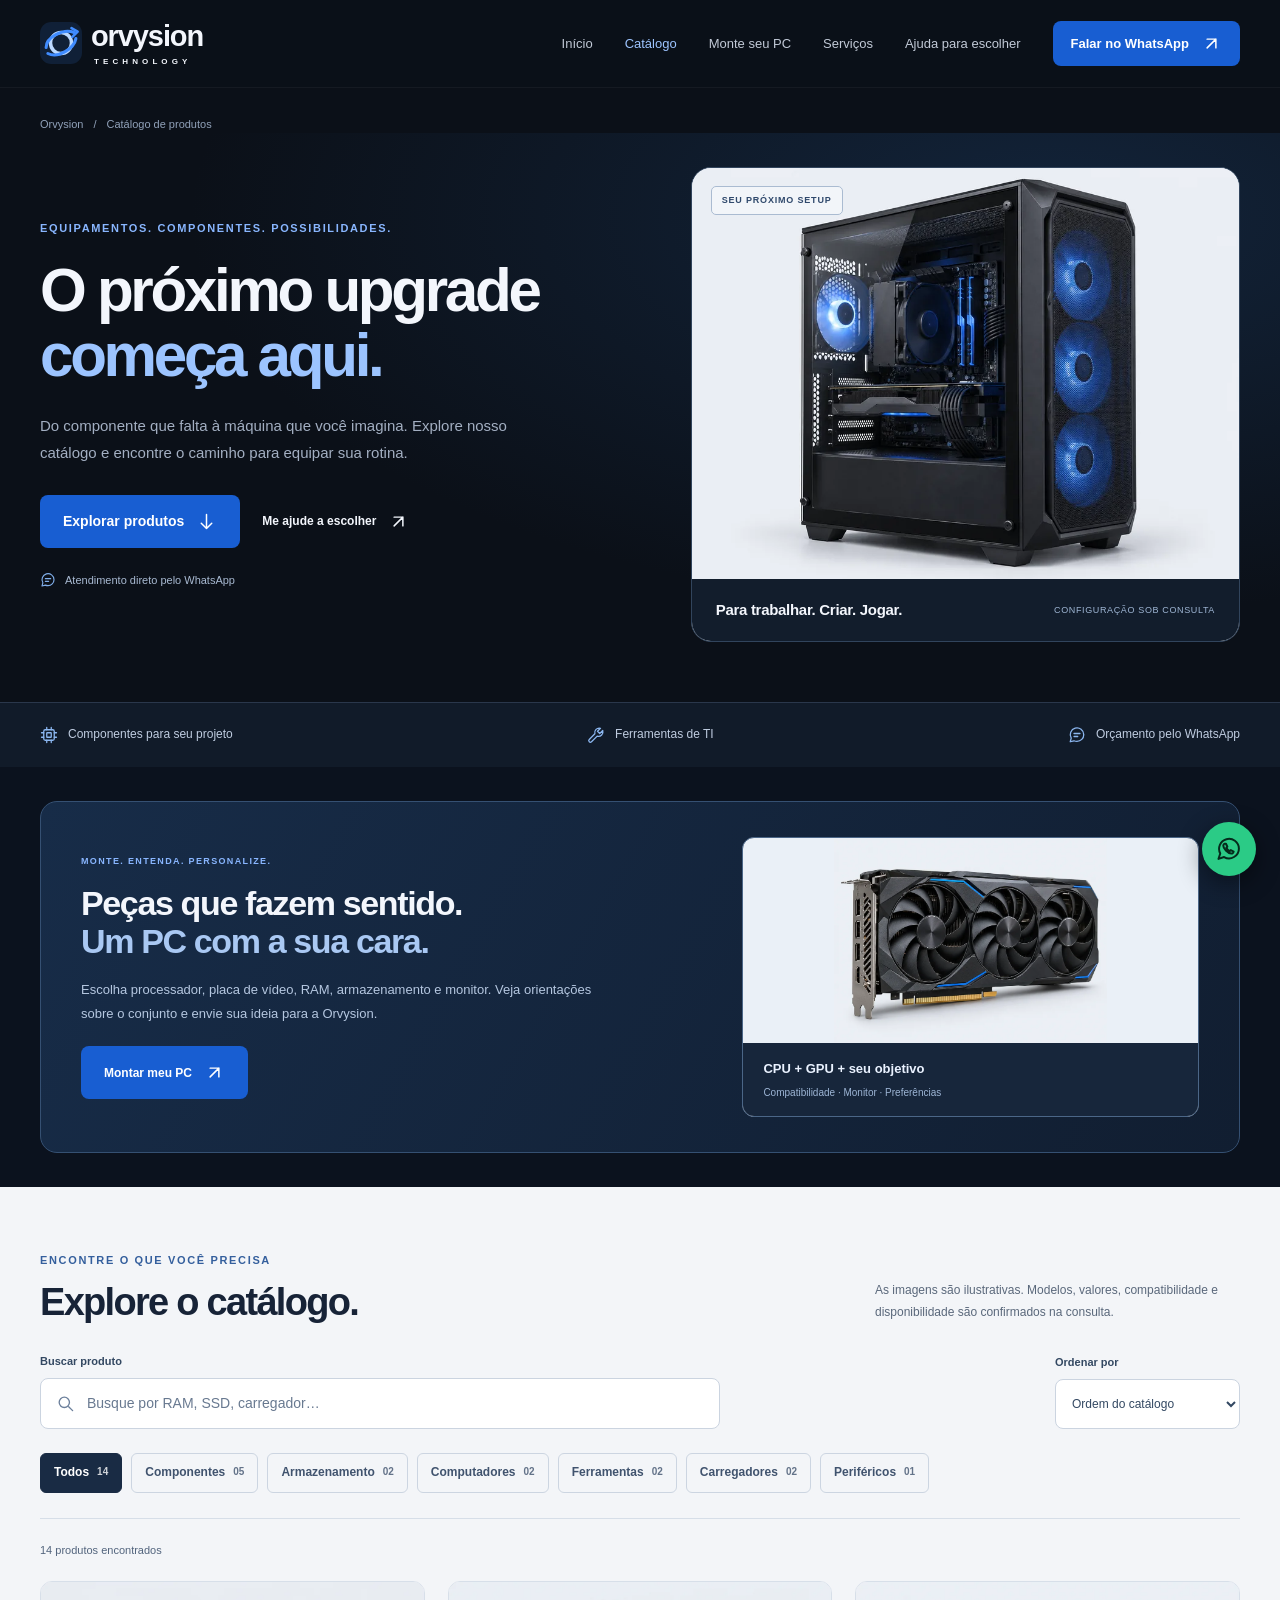
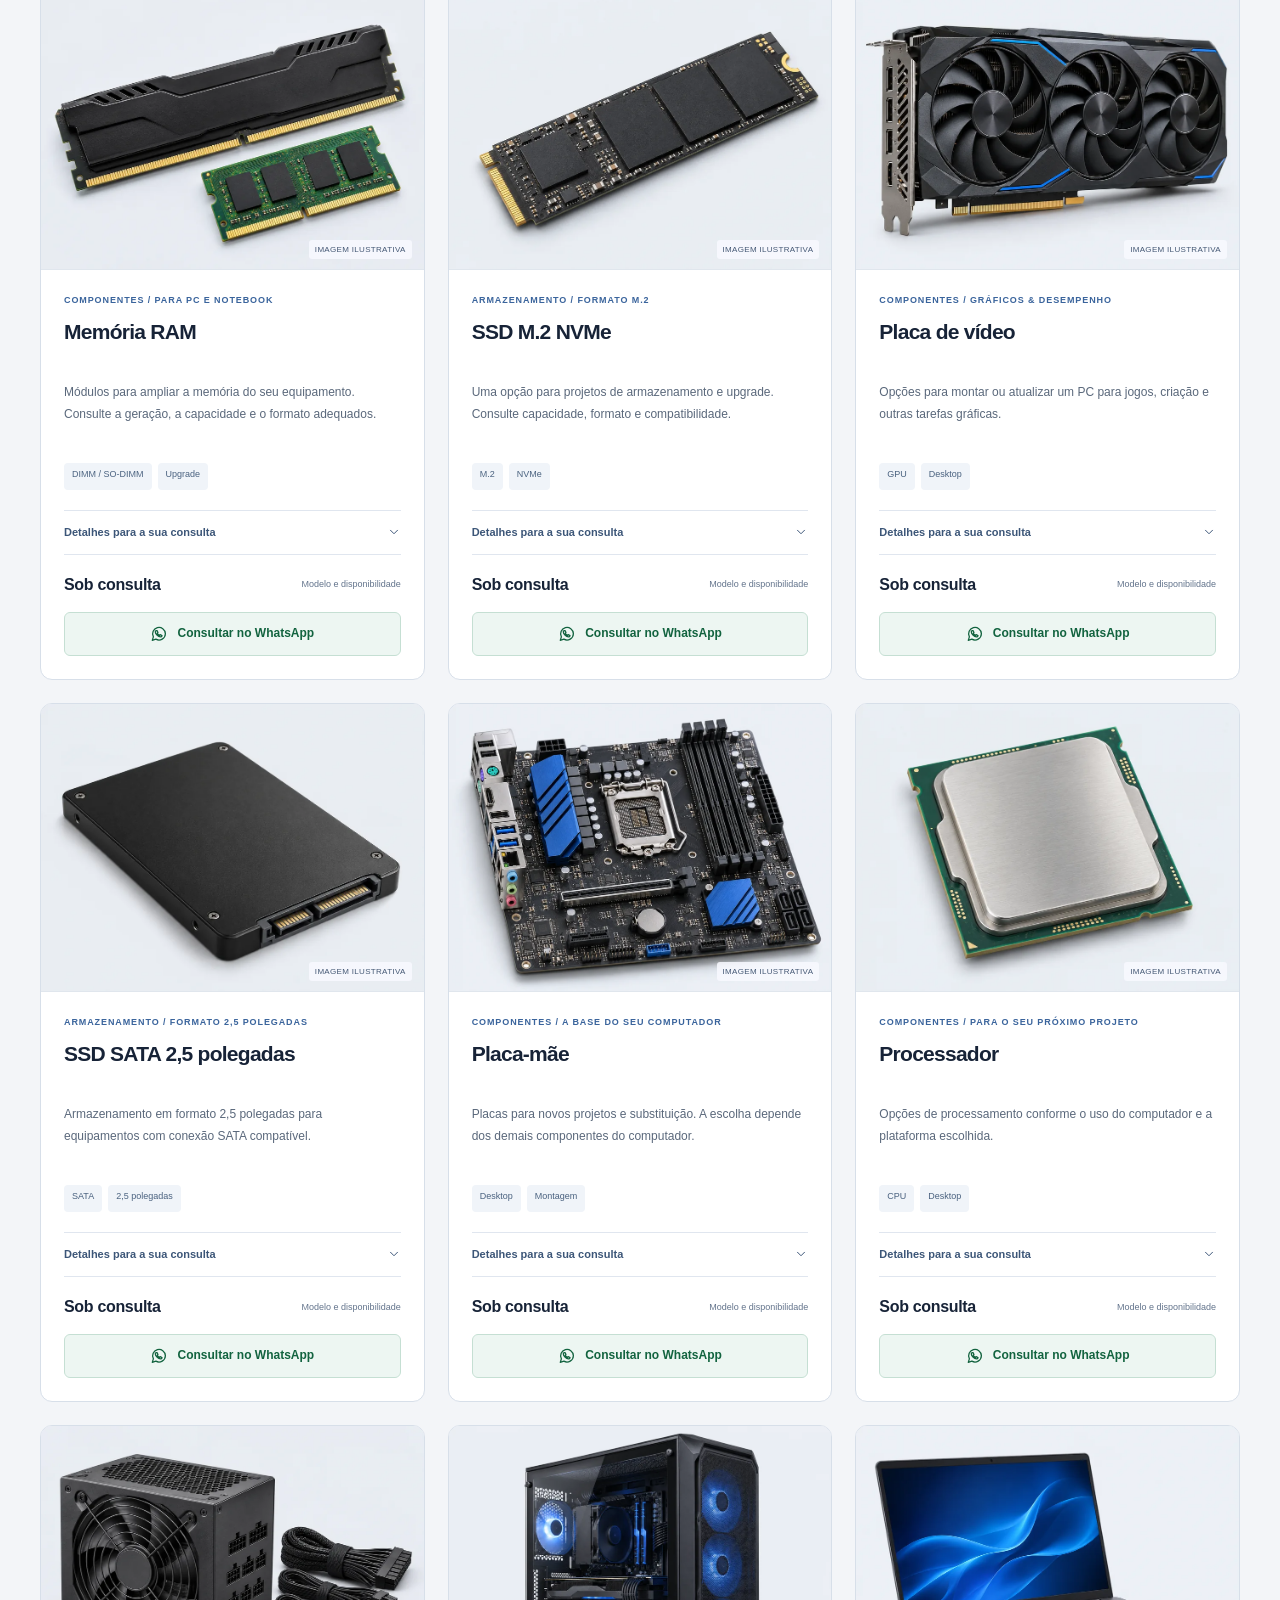
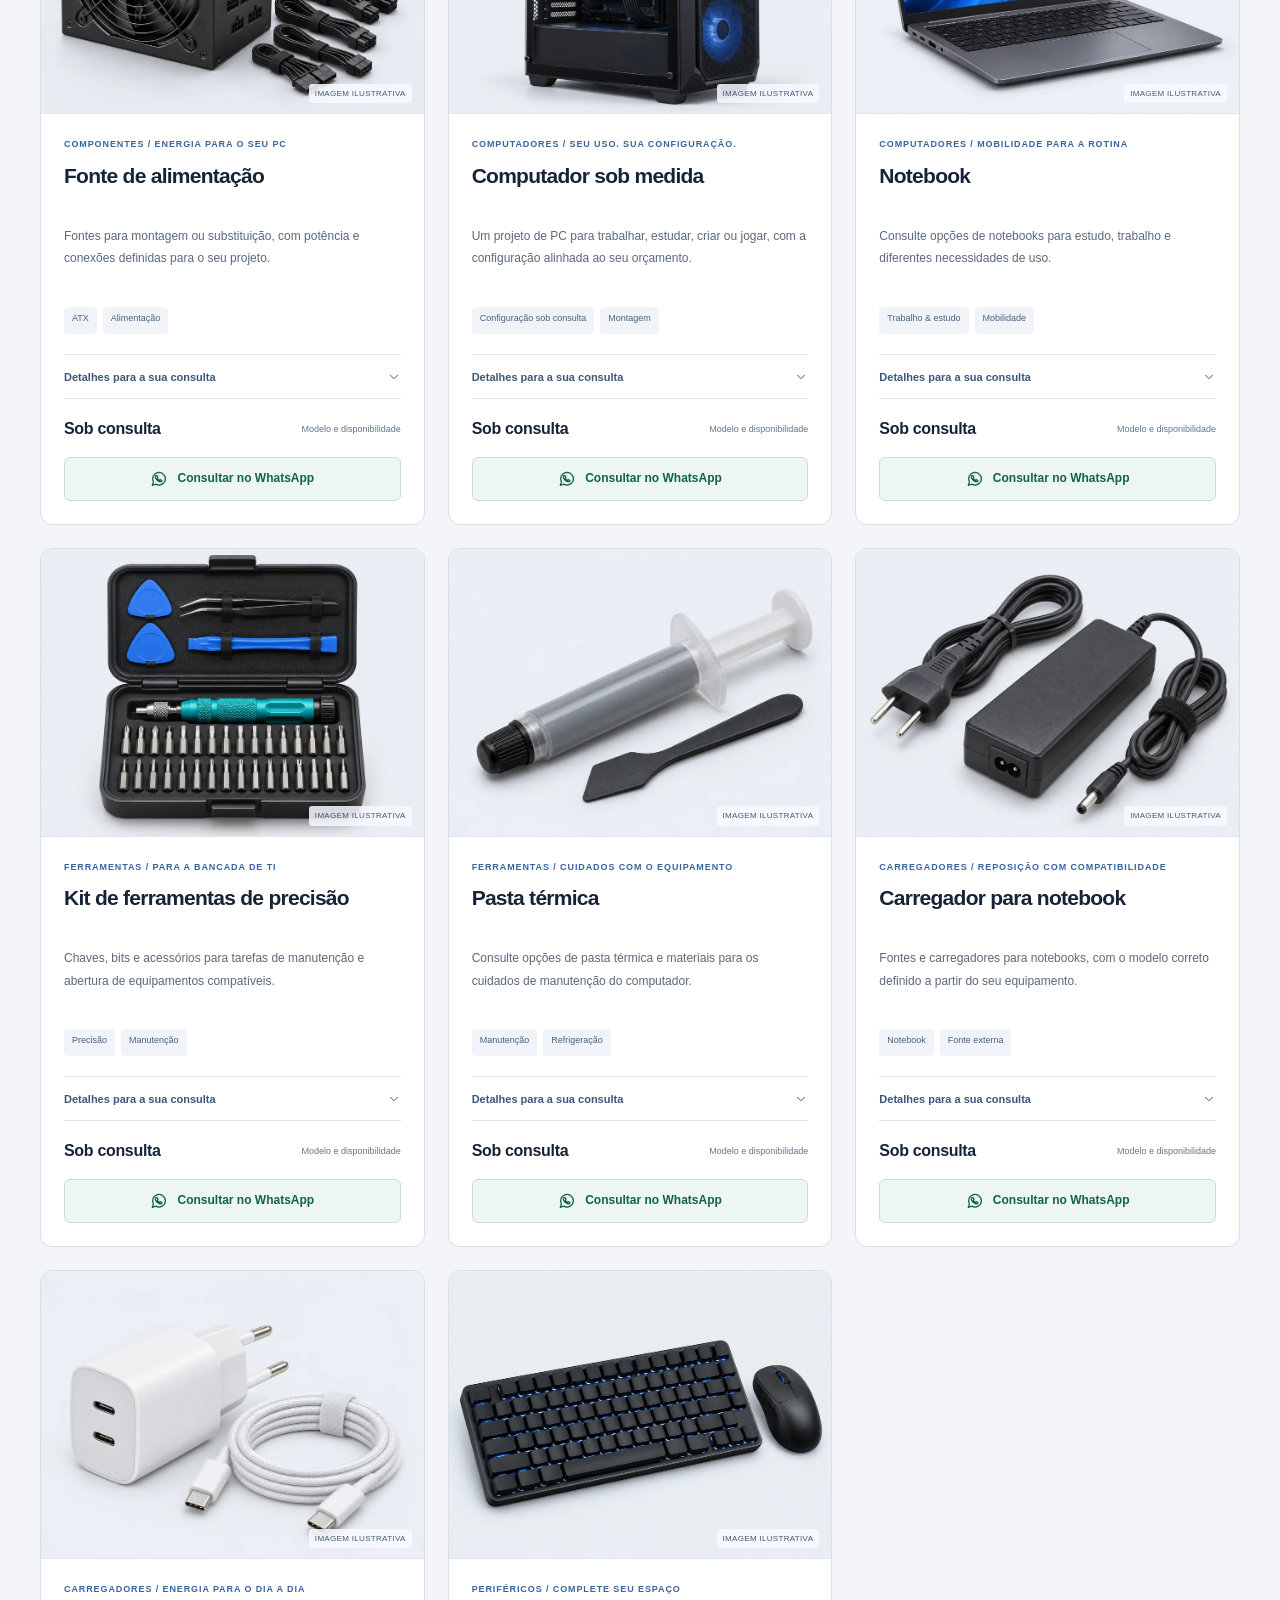
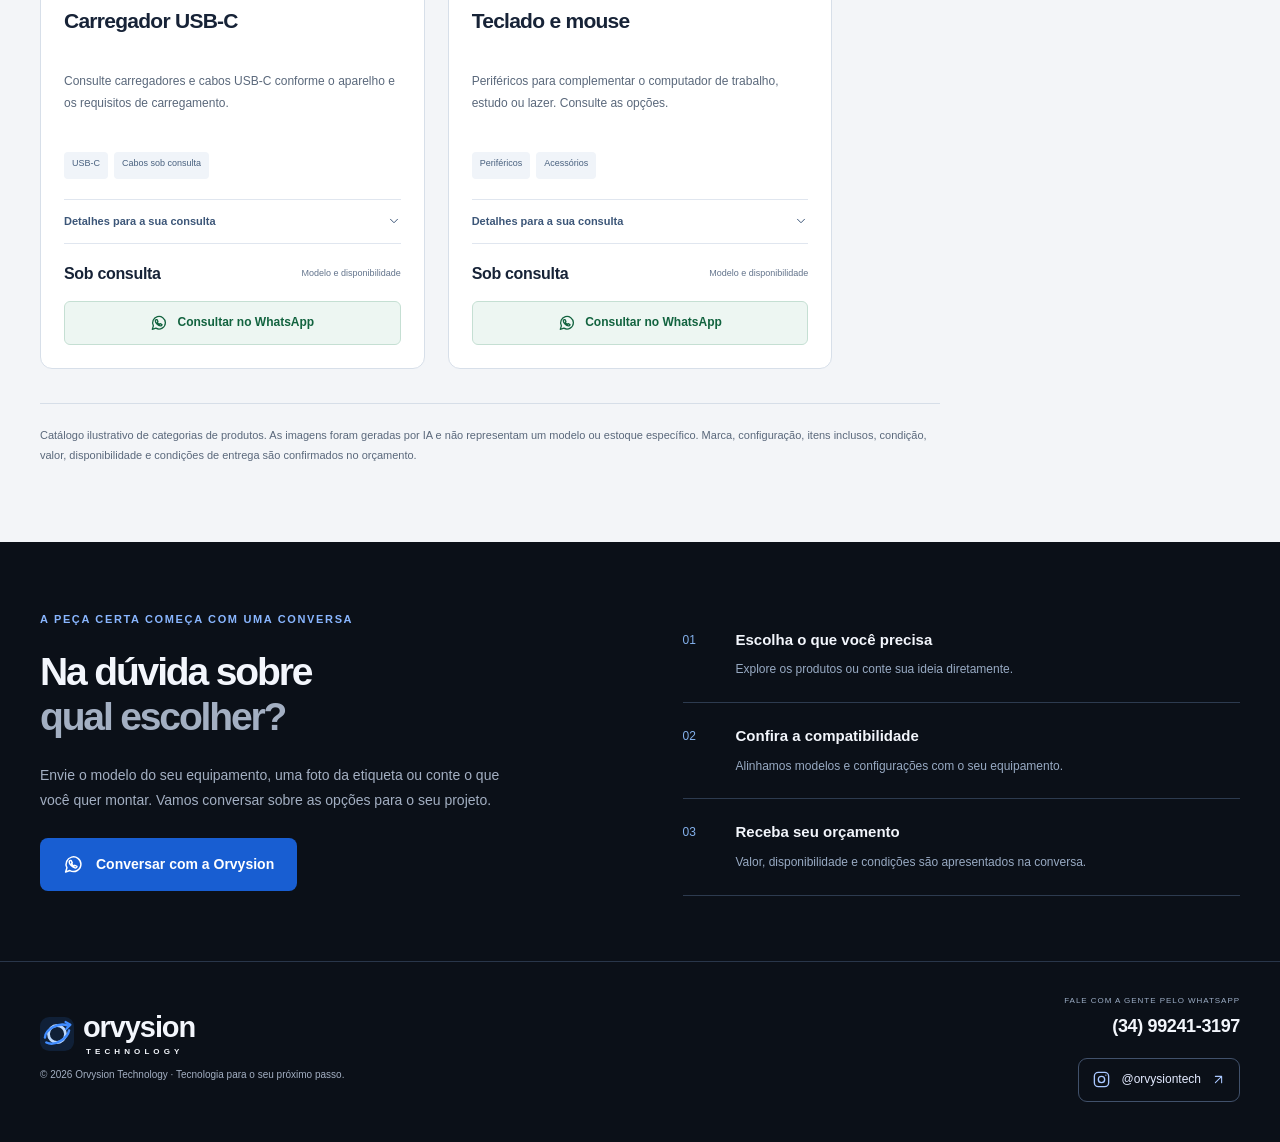
<file: catalogo.html>
<!DOCTYPE html>
<html lang="pt-BR">
<head>
  <meta charset="UTF-8"><meta name="viewport" content="width=device-width, initial-scale=1">
  <title>Catálogo de equipamentos e acessórios de TI | Orvysion Technology</title>
  <meta name="description" content="Explore memórias RAM, SSD SATA, SSD NVMe, placas de vídeo, computadores, ferramentas e carregadores. Consulte modelos e valores pelo WhatsApp da Orvysion.">
  <meta name="theme-color" content="#0b1018"><link rel="canonical" href="https://srhenriquebr.github.io/Meu-Site/catalogo.html">
  <meta property="og:type" content="website"><meta property="og:locale" content="pt_BR"><meta property="og:title" content="Catálogo Orvysion — seu próximo upgrade começa aqui">
  <meta property="og:description" content="Equipamentos, componentes, ferramentas e acessórios de TI. Consulte modelos, compatibilidade e valores pelo WhatsApp.">
  <meta property="og:url" content="https://srhenriquebr.github.io/Meu-Site/catalogo.html"><meta property="og:image" content="https://srhenriquebr.github.io/Meu-Site/assets/catalogo/computador.webp"><meta name="twitter:card" content="summary_large_image">
  <link rel="icon" href="assets/favicon.svg" type="image/svg+xml"><link rel="stylesheet" href="style.css?v=a775fc1622cf"><link rel="stylesheet" href="catalogo.css?v=88201590d14f"><script src="catalogo.js?v=a0aefa0af83d" defer></script>
  <script type="application/ld+json">{"@context": "https://schema.org", "@type": "CollectionPage", "name": "Catálogo de equipamentos e acessórios de TI — Orvysion Technology", "url": "https://srhenriquebr.github.io/Meu-Site/catalogo.html", "description": "Catálogo ilustrativo para consulta de modelos, compatibilidade, valores e disponibilidade pelo WhatsApp.", "isPartOf": {"@type": "WebSite", "name": "Orvysion Technology", "url": "https://srhenriquebr.github.io/Meu-Site/"}}</script>
</head>
<body class="catalog-page">
  <a class="skip-link" href="#produtos">Pular para os produtos</a>
  <header class="header" id="inicio"><nav class="container nav" aria-label="Navegação principal"><a class="brand" href="index.html" aria-label="Orvysion Technology, início"><img src="assets/favicon.svg" width="42" height="42" alt=""><span>orvysion<small>TECHNOLOGY</small></span></a><button class="menu-toggle" aria-label="Abrir menu" aria-controls="nav-menu" aria-expanded="false" type="button"><span></span><span></span></button><div class="nav-menu" id="nav-menu"><a href="index.html">Início</a><a href="#produtos" aria-current="page">Catálogo</a><a href="monte-seu-pc.html">Monte seu PC</a><a href="index.html#servicos">Serviços</a><a href="#ajuda">Ajuda para escolher</a><a class="button button-small" href="https://wa.me/5534992413197?text=Ol%C3%A1%2C%20Orvysion%21%20Vim%20pelo%20cat%C3%A1logo%20e%20gostaria%20de%20consultar%20um%20equipamento%20ou%20acess%C3%B3rio%20de%20TI." target="_blank" rel="noopener noreferrer">Falar no WhatsApp <svg aria-hidden="true" focusable="false"><use href="assets/icons.svg#arrow-up-right"></use></svg></a></div></nav></header>
  <main>
    <div class="container catalog-breadcrumb"><a href="index.html">Orvysion</a><span aria-hidden="true">/</span><span>Catálogo de produtos</span></div>
    <section class="catalog-hero" aria-labelledby="catalog-title"><div class="container catalog-hero-grid"><div class="catalog-hero-copy"><p class="eyebrow">EQUIPAMENTOS. COMPONENTES. POSSIBILIDADES.</p><h1 id="catalog-title">O próximo upgrade<br><span>começa aqui.</span></h1><p>Do componente que falta à máquina que você imagina. Explore nosso catálogo e encontre o caminho para equipar sua rotina.</p><div class="catalog-hero-actions"><a class="button" href="#produtos">Explorar produtos <svg aria-hidden="true" focusable="false"><use href="assets/icons.svg#arrow-down"></use></svg></a><a class="text-link" href="https://wa.me/5534992413197?text=Ol%C3%A1%2C%20Orvysion%21%20Vim%20pelo%20cat%C3%A1logo%20e%20preciso%20de%20ajuda%20para%20escolher%20um%20produto%20compat%C3%ADvel%20com%20meu%20equipamento." target="_blank" rel="noopener noreferrer">Me ajude a escolher <svg aria-hidden="true" focusable="false"><use href="assets/icons.svg#arrow-up-right"></use></svg></a></div><div class="catalog-hero-note"><svg aria-hidden="true" focusable="false"><use href="assets/icons.svg#message"></use></svg> Atendimento direto pelo WhatsApp</div></div><figure class="catalog-showcase"><span class="catalog-showcase-label">SEU PRÓXIMO SETUP</span><img src="assets/catalogo/computador.webp" alt="Imagem ilustrativa de computador com gabinete preto e iluminação azul." width="900" height="675" fetchpriority="high"><figcaption><strong>Para trabalhar. Criar. Jogar.</strong><span>CONFIGURAÇÃO SOB CONSULTA</span></figcaption></figure></div></section>
    <div class="catalog-benefits"><div class="container"><span><svg aria-hidden="true" focusable="false"><use href="assets/icons.svg#cpu"></use></svg> Componentes para seu projeto</span><span><svg aria-hidden="true" focusable="false"><use href="assets/icons.svg#tool"></use></svg> Ferramentas de TI</span><span><svg aria-hidden="true" focusable="false"><use href="assets/icons.svg#message"></use></svg> Orçamento pelo WhatsApp</span></div></div>
    <section class="catalog-builder" id="montagem-pc" aria-labelledby="builder-promo-title"><div class="container"><div class="builder-promo"><div class="builder-promo-copy"><p class="eyebrow">MONTE. ENTENDA. PERSONALIZE.</p><h2 id="builder-promo-title">Peças que fazem sentido.<br><span>Um PC com a sua cara.</span></h2><p>Escolha processador, placa de vídeo, RAM, armazenamento e monitor. Veja orientações sobre o conjunto e envie sua ideia para a Orvysion.</p><a class="button" href="monte-seu-pc.html">Montar meu PC <svg aria-hidden="true" focusable="false"><use href="assets/icons.svg#arrow-up-right"></use></svg></a></div><div class="builder-promo-visual"><img src="assets/catalogo/placa-video.webp" alt="Imagem ilustrativa de placa de vídeo." width="900" height="675" loading="lazy"><div><strong>CPU + GPU + seu objetivo</strong><span>Compatibilidade · Monitor · Preferências</span></div></div></div></div></section>
    <section class="catalog-products" id="produtos" aria-labelledby="products-title"><div class="container">
      <div class="catalog-heading"><div><p class="eyebrow">ENCONTRE O QUE VOCÊ PRECISA</p><h2 id="products-title">Explore o catálogo.</h2></div><p>As imagens são ilustrativas. Modelos, valores, compatibilidade e disponibilidade são confirmados na consulta.</p></div>
      <div class="catalog-tools" id="catalog-tools" hidden><div class="catalog-search-row"><div class="catalog-search-wrap"><label for="product-search">Buscar produto</label><div class="catalog-search"><svg viewBox="0 0 24 24" aria-hidden="true"><circle cx="10.5" cy="10.5" r="6.5"/><path d="m16 16 5 5"/></svg><input type="search" id="product-search" placeholder="Busque por RAM, SSD, carregador…" maxlength="100" autocomplete="off"><button id="clear-search" type="button" aria-label="Limpar busca" hidden><svg viewBox="0 0 24 24" aria-hidden="true"><path d="m6 6 12 12M6 18 18 6"/></svg></button></div></div><div class="catalog-sort"><label for="product-sort">Ordenar por</label><select id="product-sort"><option value="catalogo">Ordem do catálogo</option><option value="nome">Nome: A–Z</option></select></div></div><div class="catalog-filters" role="group" aria-label="Filtrar produtos por categoria"><button type="button" data-category-filter="todos" aria-pressed="true">Todos <span>14</span></button><button type="button" data-category-filter="componentes" aria-pressed="false">Componentes <span>05</span></button><button type="button" data-category-filter="armazenamento" aria-pressed="false">Armazenamento <span>02</span></button><button type="button" data-category-filter="computadores" aria-pressed="false">Computadores <span>02</span></button><button type="button" data-category-filter="ferramentas" aria-pressed="false">Ferramentas <span>02</span></button><button type="button" data-category-filter="carregadores" aria-pressed="false">Carregadores <span>02</span></button><button type="button" data-category-filter="perifericos" aria-pressed="false">Periféricos <span>01</span></button></div></div>
      <noscript><p>Explore todos os produtos abaixo. Os detalhes e os links de WhatsApp funcionam sem JavaScript.</p></noscript>
      <div class="catalog-result-row"><p id="catalog-status" role="status" aria-live="polite" aria-atomic="true">14 produtos para consultar</p><button type="button" id="reset-filters" class="catalog-reset" data-reset-catalog hidden>Limpar filtros</button></div>
      <div class="catalog-grid" id="product-grid">
        <article class="product-card" id="produto-memoria-ram" data-product-category="componentes" data-search="ram memória memoria ddr3 ddr4 ddr5 dimm so-dimm sodimm notebook computador upgrade">
          <figure class="product-visual"><img src="assets/catalogo/memoria-ram.webp" alt="Imagem ilustrativa de memória ram." width="900" height="675" loading="lazy" decoding="async"><figcaption>IMAGEM ILUSTRATIVA</figcaption></figure>
          <div class="product-body"><div class="product-category">Componentes / Para PC e notebook</div><h3>Memória RAM</h3><p class="product-description">Módulos para ampliar a memória do seu equipamento. Consulte a geração, a capacidade e o formato adequados.</p><div class="product-tags"><span>DIMM / SO-DIMM</span><span>Upgrade</span></div>
            <details class="product-details"><summary>Detalhes para a sua consulta <svg viewBox="0 0 24 24" aria-hidden="true"><path d="m6 9 6 6 6-6"/></svg></summary><p>Informe o modelo do PC, da placa-mãe ou do notebook, a memória atual e a capacidade desejada. A geração DDR e o formato precisam ser compatíveis.</p></details>
            <div class="product-buy"><div><strong>Sob consulta</strong><small>Modelo e disponibilidade</small></div><a class="product-cta" href="https://wa.me/5534992413197?text=Ol%C3%A1%2C%20Orvysion%21%20Vim%20pelo%20cat%C3%A1logo%20e%20tenho%20interesse%20em%3A%20Mem%C3%B3ria%20RAM.%20Poderia%20me%20informar%20os%20modelos%2C%20a%20compatibilidade%2C%20o%20valor%20e%20a%20disponibilidade%3F" target="_blank" rel="noopener noreferrer" aria-label="Consultar Memória RAM no WhatsApp"><svg aria-hidden="true" focusable="false"><use href="assets/icons.svg#whatsapp"></use></svg> Consultar no WhatsApp</a></div>
          </div>
        </article>
        <article class="product-card" id="produto-ssd-nvme" data-product-category="armazenamento" data-search="ssd m2 m.2 nvme mvme armazenamento disco upgrade 2230 2242 2280">
          <figure class="product-visual"><img src="assets/catalogo/ssd-nvme.webp" alt="Imagem ilustrativa de ssd m.2 nvme." width="900" height="675" loading="lazy" decoding="async"><figcaption>IMAGEM ILUSTRATIVA</figcaption></figure>
          <div class="product-body"><div class="product-category">Armazenamento / Formato M.2</div><h3>SSD M.2 NVMe</h3><p class="product-description">Uma opção para projetos de armazenamento e upgrade. Consulte capacidade, formato e compatibilidade.</p><div class="product-tags"><span>M.2</span><span>NVMe</span></div>
            <details class="product-details"><summary>Detalhes para a sua consulta <svg viewBox="0 0 24 24" aria-hidden="true"><path d="m6 9 6 6 6-6"/></svg></summary><p>Envie o modelo do equipamento ou da placa-mãe. Vamos conferir o suporte a NVMe, o tamanho físico aceito e as opções de capacidade.</p></details>
            <div class="product-buy"><div><strong>Sob consulta</strong><small>Modelo e disponibilidade</small></div><a class="product-cta" href="https://wa.me/5534992413197?text=Ol%C3%A1%2C%20Orvysion%21%20Vim%20pelo%20cat%C3%A1logo%20e%20tenho%20interesse%20em%3A%20SSD%20M.2%20NVMe.%20Poderia%20me%20informar%20os%20modelos%2C%20a%20compatibilidade%2C%20o%20valor%20e%20a%20disponibilidade%3F" target="_blank" rel="noopener noreferrer" aria-label="Consultar SSD M.2 NVMe no WhatsApp"><svg aria-hidden="true" focusable="false"><use href="assets/icons.svg#whatsapp"></use></svg> Consultar no WhatsApp</a></div>
          </div>
        </article>
        <article class="product-card" id="produto-placa-video" data-product-category="componentes" data-search="placa de video vídeo gpu grafica gráfica jogos gamer criação render">
          <figure class="product-visual"><img src="assets/catalogo/placa-video.webp" alt="Imagem ilustrativa de placa de vídeo." width="900" height="675" loading="lazy" decoding="async"><figcaption>IMAGEM ILUSTRATIVA</figcaption></figure>
          <div class="product-body"><div class="product-category">Componentes / Gráficos &amp; desempenho</div><h3>Placa de vídeo</h3><p class="product-description">Opções para montar ou atualizar um PC para jogos, criação e outras tarefas gráficas.</p><div class="product-tags"><span>GPU</span><span>Desktop</span></div>
            <details class="product-details"><summary>Detalhes para a sua consulta <svg viewBox="0 0 24 24" aria-hidden="true"><path d="m6 9 6 6 6-6"/></svg></summary><p>Conte quais programas ou jogos você usa e informe processador, fonte, gabinete e monitor. O modelo será definido conforme o projeto e o orçamento.</p></details>
            <div class="product-buy"><div><strong>Sob consulta</strong><small>Modelo e disponibilidade</small></div><a class="product-cta" href="https://wa.me/5534992413197?text=Ol%C3%A1%2C%20Orvysion%21%20Vim%20pelo%20cat%C3%A1logo%20e%20tenho%20interesse%20em%3A%20Placa%20de%20v%C3%ADdeo.%20Poderia%20me%20informar%20os%20modelos%2C%20a%20compatibilidade%2C%20o%20valor%20e%20a%20disponibilidade%3F" target="_blank" rel="noopener noreferrer" aria-label="Consultar Placa de vídeo no WhatsApp"><svg aria-hidden="true" focusable="false"><use href="assets/icons.svg#whatsapp"></use></svg> Consultar no WhatsApp</a></div>
          </div>
        </article>
        <article class="product-card" id="produto-ssd-sata" data-product-category="armazenamento" data-search="ssd sata sata3 2.5 2,5 armazenamento disco notebook computador upgrade">
          <figure class="product-visual"><img src="assets/catalogo/ssd-sata.webp" alt="Imagem ilustrativa de ssd sata 2,5 polegadas." width="900" height="675" loading="lazy" decoding="async"><figcaption>IMAGEM ILUSTRATIVA</figcaption></figure>
          <div class="product-body"><div class="product-category">Armazenamento / Formato 2,5 polegadas</div><h3>SSD SATA 2,5 polegadas</h3><p class="product-description">Armazenamento em formato 2,5 polegadas para equipamentos com conexão SATA compatível.</p><div class="product-tags"><span>SATA</span><span>2,5 polegadas</span></div>
            <details class="product-details"><summary>Detalhes para a sua consulta <svg viewBox="0 0 24 24" aria-hidden="true"><path d="m6 9 6 6 6-6"/></svg></summary><p>Informe o modelo do equipamento e a capacidade desejada. Consulte também instalação e migração dos seus dados, quando aplicável.</p></details>
            <div class="product-buy"><div><strong>Sob consulta</strong><small>Modelo e disponibilidade</small></div><a class="product-cta" href="https://wa.me/5534992413197?text=Ol%C3%A1%2C%20Orvysion%21%20Vim%20pelo%20cat%C3%A1logo%20e%20tenho%20interesse%20em%3A%20SSD%20SATA%202%2C5%20polegadas.%20Poderia%20me%20informar%20os%20modelos%2C%20a%20compatibilidade%2C%20o%20valor%20e%20a%20disponibilidade%3F" target="_blank" rel="noopener noreferrer" aria-label="Consultar SSD SATA 2,5 polegadas no WhatsApp"><svg aria-hidden="true" focusable="false"><use href="assets/icons.svg#whatsapp"></use></svg> Consultar no WhatsApp</a></div>
          </div>
        </article>
        <article class="product-card" id="produto-placa-mae" data-product-category="componentes" data-search="placa mae placa-mãe motherboard mainboard socket montagem computador">
          <figure class="product-visual"><img src="assets/catalogo/placa-mae.webp" alt="Imagem ilustrativa de placa-mãe." width="900" height="675" loading="lazy" decoding="async"><figcaption>IMAGEM ILUSTRATIVA</figcaption></figure>
          <div class="product-body"><div class="product-category">Componentes / A base do seu computador</div><h3>Placa-mãe</h3><p class="product-description">Placas para novos projetos e substituição. A escolha depende dos demais componentes do computador.</p><div class="product-tags"><span>Desktop</span><span>Montagem</span></div>
            <details class="product-details"><summary>Detalhes para a sua consulta <svg viewBox="0 0 24 24" aria-hidden="true"><path d="m6 9 6 6 6-6"/></svg></summary><p>Envie o modelo do processador, a geração da memória e o gabinete. Socket, BIOS, formato e conexões devem ser conferidos antes da compra.</p></details>
            <div class="product-buy"><div><strong>Sob consulta</strong><small>Modelo e disponibilidade</small></div><a class="product-cta" href="https://wa.me/5534992413197?text=Ol%C3%A1%2C%20Orvysion%21%20Vim%20pelo%20cat%C3%A1logo%20e%20tenho%20interesse%20em%3A%20Placa-m%C3%A3e.%20Poderia%20me%20informar%20os%20modelos%2C%20a%20compatibilidade%2C%20o%20valor%20e%20a%20disponibilidade%3F" target="_blank" rel="noopener noreferrer" aria-label="Consultar Placa-mãe no WhatsApp"><svg aria-hidden="true" focusable="false"><use href="assets/icons.svg#whatsapp"></use></svg> Consultar no WhatsApp</a></div>
          </div>
        </article>
        <article class="product-card" id="produto-processador" data-product-category="componentes" data-search="processador cpu desktop computador montagem upgrade">
          <figure class="product-visual"><img src="assets/catalogo/processador.webp" alt="Imagem ilustrativa de processador." width="900" height="675" loading="lazy" decoding="async"><figcaption>IMAGEM ILUSTRATIVA</figcaption></figure>
          <div class="product-body"><div class="product-category">Componentes / Para o seu próximo projeto</div><h3>Processador</h3><p class="product-description">Opções de processamento conforme o uso do computador e a plataforma escolhida.</p><div class="product-tags"><span>CPU</span><span>Desktop</span></div>
            <details class="product-details"><summary>Detalhes para a sua consulta <svg viewBox="0 0 24 24" aria-hidden="true"><path d="m6 9 6 6 6-6"/></svg></summary><p>Conte seu objetivo e informe a placa-mãe e o sistema de refrigeração. A compatibilidade de socket e BIOS precisa ser verificada.</p></details>
            <div class="product-buy"><div><strong>Sob consulta</strong><small>Modelo e disponibilidade</small></div><a class="product-cta" href="https://wa.me/5534992413197?text=Ol%C3%A1%2C%20Orvysion%21%20Vim%20pelo%20cat%C3%A1logo%20e%20tenho%20interesse%20em%3A%20Processador.%20Poderia%20me%20informar%20os%20modelos%2C%20a%20compatibilidade%2C%20o%20valor%20e%20a%20disponibilidade%3F" target="_blank" rel="noopener noreferrer" aria-label="Consultar Processador no WhatsApp"><svg aria-hidden="true" focusable="false"><use href="assets/icons.svg#whatsapp"></use></svg> Consultar no WhatsApp</a></div>
          </div>
        </article>
        <article class="product-card" id="produto-fonte-atx" data-product-category="componentes" data-search="fonte alimentação alimentacao atx psu energia computador potencia potência">
          <figure class="product-visual"><img src="assets/catalogo/fonte-atx.webp" alt="Imagem ilustrativa de fonte de alimentação." width="900" height="675" loading="lazy" decoding="async"><figcaption>IMAGEM ILUSTRATIVA</figcaption></figure>
          <div class="product-body"><div class="product-category">Componentes / Energia para o seu PC</div><h3>Fonte de alimentação</h3><p class="product-description">Fontes para montagem ou substituição, com potência e conexões definidas para o seu projeto.</p><div class="product-tags"><span>ATX</span><span>Alimentação</span></div>
            <details class="product-details"><summary>Detalhes para a sua consulta <svg viewBox="0 0 24 24" aria-hidden="true"><path d="m6 9 6 6 6-6"/></svg></summary><p>Informe processador, placa de vídeo, gabinete e demais componentes. Potência, conectores, formato e tensão de entrada serão conferidos.</p></details>
            <div class="product-buy"><div><strong>Sob consulta</strong><small>Modelo e disponibilidade</small></div><a class="product-cta" href="https://wa.me/5534992413197?text=Ol%C3%A1%2C%20Orvysion%21%20Vim%20pelo%20cat%C3%A1logo%20e%20tenho%20interesse%20em%3A%20Fonte%20de%20alimenta%C3%A7%C3%A3o.%20Poderia%20me%20informar%20os%20modelos%2C%20a%20compatibilidade%2C%20o%20valor%20e%20a%20disponibilidade%3F" target="_blank" rel="noopener noreferrer" aria-label="Consultar Fonte de alimentação no WhatsApp"><svg aria-hidden="true" focusable="false"><use href="assets/icons.svg#whatsapp"></use></svg> Consultar no WhatsApp</a></div>
          </div>
        </article>
        <article class="product-card" id="produto-computador" data-product-category="computadores" data-search="computador pc desktop gamer gabinete workstation trabalho estudo jogos montagem">
          <figure class="product-visual"><img src="assets/catalogo/computador.webp" alt="Imagem ilustrativa de computador sob medida." width="900" height="675" loading="lazy" decoding="async"><figcaption>IMAGEM ILUSTRATIVA</figcaption></figure>
          <div class="product-body"><div class="product-category">Computadores / Seu uso. Sua configuração.</div><h3>Computador sob medida</h3><p class="product-description">Um projeto de PC para trabalhar, estudar, criar ou jogar, com a configuração alinhada ao seu orçamento.</p><div class="product-tags"><span>Configuração sob consulta</span><span>Montagem</span></div>
            <details class="product-details"><summary>Detalhes para a sua consulta <svg viewBox="0 0 24 24" aria-hidden="true"><path d="m6 9 6 6 6-6"/></svg></summary><p>Conte como pretende usar o computador, quais programas ou jogos utiliza e seu orçamento. Peças, montagem e condições serão detalhadas na proposta.</p></details>
            <div class="product-buy"><div><strong>Sob consulta</strong><small>Modelo e disponibilidade</small></div><a class="product-cta" href="https://wa.me/5534992413197?text=Ol%C3%A1%2C%20Orvysion%21%20Vim%20pelo%20cat%C3%A1logo%20e%20tenho%20interesse%20em%3A%20Computador%20sob%20medida.%20Poderia%20me%20informar%20os%20modelos%2C%20a%20compatibilidade%2C%20o%20valor%20e%20a%20disponibilidade%3F" target="_blank" rel="noopener noreferrer" aria-label="Consultar Computador sob medida no WhatsApp"><svg aria-hidden="true" focusable="false"><use href="assets/icons.svg#whatsapp"></use></svg> Consultar no WhatsApp</a></div>
          </div>
        </article>
        <article class="product-card" id="produto-notebook" data-product-category="computadores" data-search="notebook laptop portatil portátil computador trabalho estudo">
          <figure class="product-visual"><img src="assets/catalogo/notebook.webp" alt="Imagem ilustrativa de notebook." width="900" height="675" loading="lazy" decoding="async"><figcaption>IMAGEM ILUSTRATIVA</figcaption></figure>
          <div class="product-body"><div class="product-category">Computadores / Mobilidade para a rotina</div><h3>Notebook</h3><p class="product-description">Consulte opções de notebooks para estudo, trabalho e diferentes necessidades de uso.</p><div class="product-tags"><span>Trabalho &amp; estudo</span><span>Mobilidade</span></div>
            <details class="product-details"><summary>Detalhes para a sua consulta <svg viewBox="0 0 24 24" aria-hidden="true"><path d="m6 9 6 6 6-6"/></svg></summary><p>Informe os programas que usa, a preferência de tamanho de tela e o orçamento. Modelo, configuração, condição e disponibilidade são confirmados na consulta.</p></details>
            <div class="product-buy"><div><strong>Sob consulta</strong><small>Modelo e disponibilidade</small></div><a class="product-cta" href="https://wa.me/5534992413197?text=Ol%C3%A1%2C%20Orvysion%21%20Vim%20pelo%20cat%C3%A1logo%20e%20tenho%20interesse%20em%3A%20Notebook.%20Poderia%20me%20informar%20os%20modelos%2C%20a%20compatibilidade%2C%20o%20valor%20e%20a%20disponibilidade%3F" target="_blank" rel="noopener noreferrer" aria-label="Consultar Notebook no WhatsApp"><svg aria-hidden="true" focusable="false"><use href="assets/icons.svg#whatsapp"></use></svg> Consultar no WhatsApp</a></div>
          </div>
        </article>
        <article class="product-card" id="produto-kit-ferramentas" data-product-category="ferramentas" data-search="kit ferramentas chave chaves bits precisão precisao manutenção manutencao bancada reparo">
          <figure class="product-visual"><img src="assets/catalogo/kit-ferramentas.webp" alt="Imagem ilustrativa de kit de ferramentas de precisão." width="900" height="675" loading="lazy" decoding="async"><figcaption>IMAGEM ILUSTRATIVA</figcaption></figure>
          <div class="product-body"><div class="product-category">Ferramentas / Para a bancada de TI</div><h3>Kit de ferramentas de precisão</h3><p class="product-description">Chaves, bits e acessórios para tarefas de manutenção e abertura de equipamentos compatíveis.</p><div class="product-tags"><span>Precisão</span><span>Manutenção</span></div>
            <details class="product-details"><summary>Detalhes para a sua consulta <svg viewBox="0 0 24 24" aria-hidden="true"><path d="m6 9 6 6 6-6"/></svg></summary><p>Conte quais equipamentos pretende atender. O conjunto de pontas e os acessórios variam conforme o kit escolhido.</p></details>
            <div class="product-buy"><div><strong>Sob consulta</strong><small>Modelo e disponibilidade</small></div><a class="product-cta" href="https://wa.me/5534992413197?text=Ol%C3%A1%2C%20Orvysion%21%20Vim%20pelo%20cat%C3%A1logo%20e%20tenho%20interesse%20em%3A%20Kit%20de%20ferramentas%20de%20precis%C3%A3o.%20Poderia%20me%20informar%20os%20modelos%2C%20a%20compatibilidade%2C%20o%20valor%20e%20a%20disponibilidade%3F" target="_blank" rel="noopener noreferrer" aria-label="Consultar Kit de ferramentas de precisão no WhatsApp"><svg aria-hidden="true" focusable="false"><use href="assets/icons.svg#whatsapp"></use></svg> Consultar no WhatsApp</a></div>
          </div>
        </article>
        <article class="product-card" id="produto-pasta-termica" data-product-category="ferramentas" data-search="pasta termica térmica limpeza manutenção manutencao refrigeração refrigeracao cpu gpu">
          <figure class="product-visual"><img src="assets/catalogo/pasta-termica.webp" alt="Imagem ilustrativa de pasta térmica." width="900" height="675" loading="lazy" decoding="async"><figcaption>IMAGEM ILUSTRATIVA</figcaption></figure>
          <div class="product-body"><div class="product-category">Ferramentas / Cuidados com o equipamento</div><h3>Pasta térmica</h3><p class="product-description">Consulte opções de pasta térmica e materiais para os cuidados de manutenção do computador.</p><div class="product-tags"><span>Manutenção</span><span>Refrigeração</span></div>
            <details class="product-details"><summary>Detalhes para a sua consulta <svg viewBox="0 0 24 24" aria-hidden="true"><path d="m6 9 6 6 6-6"/></svg></summary><p>Informe o equipamento e a aplicação desejada. Consulte também o serviço de limpeza e troca de pasta térmica com a Orvysion.</p></details>
            <div class="product-buy"><div><strong>Sob consulta</strong><small>Modelo e disponibilidade</small></div><a class="product-cta" href="https://wa.me/5534992413197?text=Ol%C3%A1%2C%20Orvysion%21%20Vim%20pelo%20cat%C3%A1logo%20e%20tenho%20interesse%20em%3A%20Pasta%20t%C3%A9rmica.%20Poderia%20me%20informar%20os%20modelos%2C%20a%20compatibilidade%2C%20o%20valor%20e%20a%20disponibilidade%3F" target="_blank" rel="noopener noreferrer" aria-label="Consultar Pasta térmica no WhatsApp"><svg aria-hidden="true" focusable="false"><use href="assets/icons.svg#whatsapp"></use></svg> Consultar no WhatsApp</a></div>
          </div>
        </article>
        <article class="product-card" id="produto-carregador-notebook" data-product-category="carregadores" data-search="carregador notebook fonte carregamento energia adaptador tomada reposição reposicao">
          <figure class="product-visual"><img src="assets/catalogo/carregador-notebook.webp" alt="Imagem ilustrativa de carregador para notebook." width="900" height="675" loading="lazy" decoding="async"><figcaption>IMAGEM ILUSTRATIVA</figcaption></figure>
          <div class="product-body"><div class="product-category">Carregadores / Reposição com compatibilidade</div><h3>Carregador para notebook</h3><p class="product-description">Fontes e carregadores para notebooks, com o modelo correto definido a partir do seu equipamento.</p><div class="product-tags"><span>Notebook</span><span>Fonte externa</span></div>
            <details class="product-details"><summary>Detalhes para a sua consulta <svg viewBox="0 0 24 24" aria-hidden="true"><path d="m6 9 6 6 6-6"/></svg></summary><p>Envie uma foto da etiqueta do notebook e do carregador original, se tiver. Precisamos conferir tensão, potência, polaridade e conector.</p></details>
            <div class="product-buy"><div><strong>Sob consulta</strong><small>Modelo e disponibilidade</small></div><a class="product-cta" href="https://wa.me/5534992413197?text=Ol%C3%A1%2C%20Orvysion%21%20Vim%20pelo%20cat%C3%A1logo%20e%20tenho%20interesse%20em%3A%20Carregador%20para%20notebook.%20Poderia%20me%20informar%20os%20modelos%2C%20a%20compatibilidade%2C%20o%20valor%20e%20a%20disponibilidade%3F" target="_blank" rel="noopener noreferrer" aria-label="Consultar Carregador para notebook no WhatsApp"><svg aria-hidden="true" focusable="false"><use href="assets/icons.svg#whatsapp"></use></svg> Consultar no WhatsApp</a></div>
          </div>
        </article>
        <article class="product-card" id="produto-carregador-usbc" data-product-category="carregadores" data-search="carregador usb c usb-c type c tipo c celular smartphone cabo cabos carga carregamento">
          <figure class="product-visual"><img src="assets/catalogo/carregador-usbc.webp" alt="Imagem ilustrativa de carregador usb-c." width="900" height="675" loading="lazy" decoding="async"><figcaption>IMAGEM ILUSTRATIVA</figcaption></figure>
          <div class="product-body"><div class="product-category">Carregadores / Energia para o dia a dia</div><h3>Carregador USB-C</h3><p class="product-description">Consulte carregadores e cabos USB-C conforme o aparelho e os requisitos de carregamento.</p><div class="product-tags"><span>USB-C</span><span>Cabos sob consulta</span></div>
            <details class="product-details"><summary>Detalhes para a sua consulta <svg viewBox="0 0 24 24" aria-hidden="true"><path d="m6 9 6 6 6-6"/></svg></summary><p>Informe o modelo do aparelho. Potência, protocolo de carregamento e cabo precisam ser compatíveis; o formato USB-C sozinho não garante carga rápida.</p></details>
            <div class="product-buy"><div><strong>Sob consulta</strong><small>Modelo e disponibilidade</small></div><a class="product-cta" href="https://wa.me/5534992413197?text=Ol%C3%A1%2C%20Orvysion%21%20Vim%20pelo%20cat%C3%A1logo%20e%20tenho%20interesse%20em%3A%20Carregador%20USB-C.%20Poderia%20me%20informar%20os%20modelos%2C%20a%20compatibilidade%2C%20o%20valor%20e%20a%20disponibilidade%3F" target="_blank" rel="noopener noreferrer" aria-label="Consultar Carregador USB-C no WhatsApp"><svg aria-hidden="true" focusable="false"><use href="assets/icons.svg#whatsapp"></use></svg> Consultar no WhatsApp</a></div>
          </div>
        </article>
        <article class="product-card" id="produto-teclado-mouse" data-product-category="perifericos" data-search="teclado mouse periferico periféricos perifericos acessorios acessórios kit sem fio wireless usb">
          <figure class="product-visual"><img src="assets/catalogo/teclado-mouse.webp" alt="Imagem ilustrativa de teclado e mouse." width="900" height="675" loading="lazy" decoding="async"><figcaption>IMAGEM ILUSTRATIVA</figcaption></figure>
          <div class="product-body"><div class="product-category">Periféricos / Complete seu espaço</div><h3>Teclado e mouse</h3><p class="product-description">Periféricos para complementar o computador de trabalho, estudo ou lazer. Consulte as opções.</p><div class="product-tags"><span>Periféricos</span><span>Acessórios</span></div>
            <details class="product-details"><summary>Detalhes para a sua consulta <svg viewBox="0 0 24 24" aria-hidden="true"><path d="m6 9 6 6 6-6"/></svg></summary><p>Conte suas preferências: conexão com ou sem fio, tamanho do teclado, padrão de teclas e perfil de uso. Modelos e itens vendidos em conjunto ou separados são confirmados no orçamento.</p></details>
            <div class="product-buy"><div><strong>Sob consulta</strong><small>Modelo e disponibilidade</small></div><a class="product-cta" href="https://wa.me/5534992413197?text=Ol%C3%A1%2C%20Orvysion%21%20Vim%20pelo%20cat%C3%A1logo%20e%20tenho%20interesse%20em%3A%20Teclado%20e%20mouse.%20Poderia%20me%20informar%20os%20modelos%2C%20a%20compatibilidade%2C%20o%20valor%20e%20a%20disponibilidade%3F" target="_blank" rel="noopener noreferrer" aria-label="Consultar Teclado e mouse no WhatsApp"><svg aria-hidden="true" focusable="false"><use href="assets/icons.svg#whatsapp"></use></svg> Consultar no WhatsApp</a></div>
          </div>
        </article>
      </div>
      <div class="catalog-empty" id="catalog-empty" hidden><svg viewBox="0 0 24 24" aria-hidden="true"><circle cx="10.5" cy="10.5" r="6.5"/><path d="m16 16 5 5"/></svg><h3>Não encontrou o que procura?</h3><p>Tente outro termo ou consulte a Orvysion. Você também pode perguntar por um produto que ainda não aparece no catálogo.</p><a class="button" href="https://wa.me/5534992413197?text=Ol%C3%A1%2C%20Orvysion%21%20Vim%20pelo%20cat%C3%A1logo%20e%20gostaria%20de%20consultar%20um%20equipamento%20ou%20acess%C3%B3rio%20de%20TI." target="_blank" rel="noopener noreferrer">Consultar outro produto <svg aria-hidden="true" focusable="false"><use href="assets/icons.svg#arrow-up-right"></use></svg></a><button class="catalog-reset" type="button" data-reset-catalog>Limpar busca e filtros</button></div>
      <p class="catalog-disclosure">Catálogo ilustrativo de categorias de produtos. As imagens foram geradas por IA e não representam um modelo ou estoque específico. Marca, configuração, itens inclusos, condição, valor, disponibilidade e condições de entrega são confirmados no orçamento.</p>
    </div></section>
    <section class="catalog-help" id="ajuda" aria-labelledby="help-title"><div class="container catalog-help-grid"><div><p class="eyebrow">A PEÇA CERTA COMEÇA COM UMA CONVERSA</p><h2 id="help-title">Na dúvida sobre<br><span>qual escolher?</span></h2><p>Envie o modelo do seu equipamento, uma foto da etiqueta ou conte o que você quer montar. Vamos conversar sobre as opções para o seu projeto.</p><a class="button" href="https://wa.me/5534992413197?text=Ol%C3%A1%2C%20Orvysion%21%20Vim%20pelo%20cat%C3%A1logo%20e%20preciso%20de%20ajuda%20para%20escolher%20um%20produto%20compat%C3%ADvel%20com%20meu%20equipamento." target="_blank" rel="noopener noreferrer"><svg aria-hidden="true" focusable="false"><use href="assets/icons.svg#whatsapp"></use></svg> Conversar com a Orvysion</a></div><ol class="catalog-help-steps"><li><div><strong>Escolha o que você precisa</strong><span>Explore os produtos ou conte sua ideia diretamente.</span></div></li><li><div><strong>Confira a compatibilidade</strong><span>Alinhamos modelos e configurações com o seu equipamento.</span></div></li><li><div><strong>Receba seu orçamento</strong><span>Valor, disponibilidade e condições são apresentados na conversa.</span></div></li></ol></div></section>
  </main>
  <footer class="catalog-footer"><div class="container"><div><a class="brand" href="index.html"><img src="assets/favicon.svg" width="34" height="34" alt=""><span>orvysion<small>TECHNOLOGY</small></span></a><p>© <span id="year">2026</span> Orvysion Technology · Tecnologia para o seu próximo passo.</p></div><div class="catalog-footer-socials"><a class="catalog-footer-contact" href="https://wa.me/5534992413197?text=Ol%C3%A1%2C%20Orvysion%21%20Vim%20pelo%20cat%C3%A1logo%20e%20gostaria%20de%20consultar%20um%20equipamento%20ou%20acess%C3%B3rio%20de%20TI." target="_blank" rel="noopener noreferrer"><small>FALE COM A GENTE PELO WHATSAPP</small>(34) 99241-3197</a><a class="instagram-link" href="https://www.instagram.com/orvysiontech/" target="_blank" rel="noopener noreferrer" aria-label="Abrir Instagram da Orvysion: @orvysiontech (nova aba)"><svg aria-hidden="true" focusable="false"><use href="assets/icons.svg?v=7e17434f828d#instagram"></use></svg><span>@orvysiontech</span><svg aria-hidden="true" focusable="false"><use href="assets/icons.svg#arrow-up-right"></use></svg></a></div></div></footer>
  <a class="floating-whatsapp" href="https://wa.me/5534992413197?text=Ol%C3%A1%2C%20Orvysion%21%20Vim%20pelo%20cat%C3%A1logo%20e%20gostaria%20de%20consultar%20um%20equipamento%20ou%20acess%C3%B3rio%20de%20TI." target="_blank" rel="noopener noreferrer" aria-label="Consultar produtos no WhatsApp"><svg aria-hidden="true" focusable="false"><use href="assets/icons.svg#whatsapp"></use></svg><span>Vamos encontrar o que você precisa?</span></a>
</body>
</html>
</file>
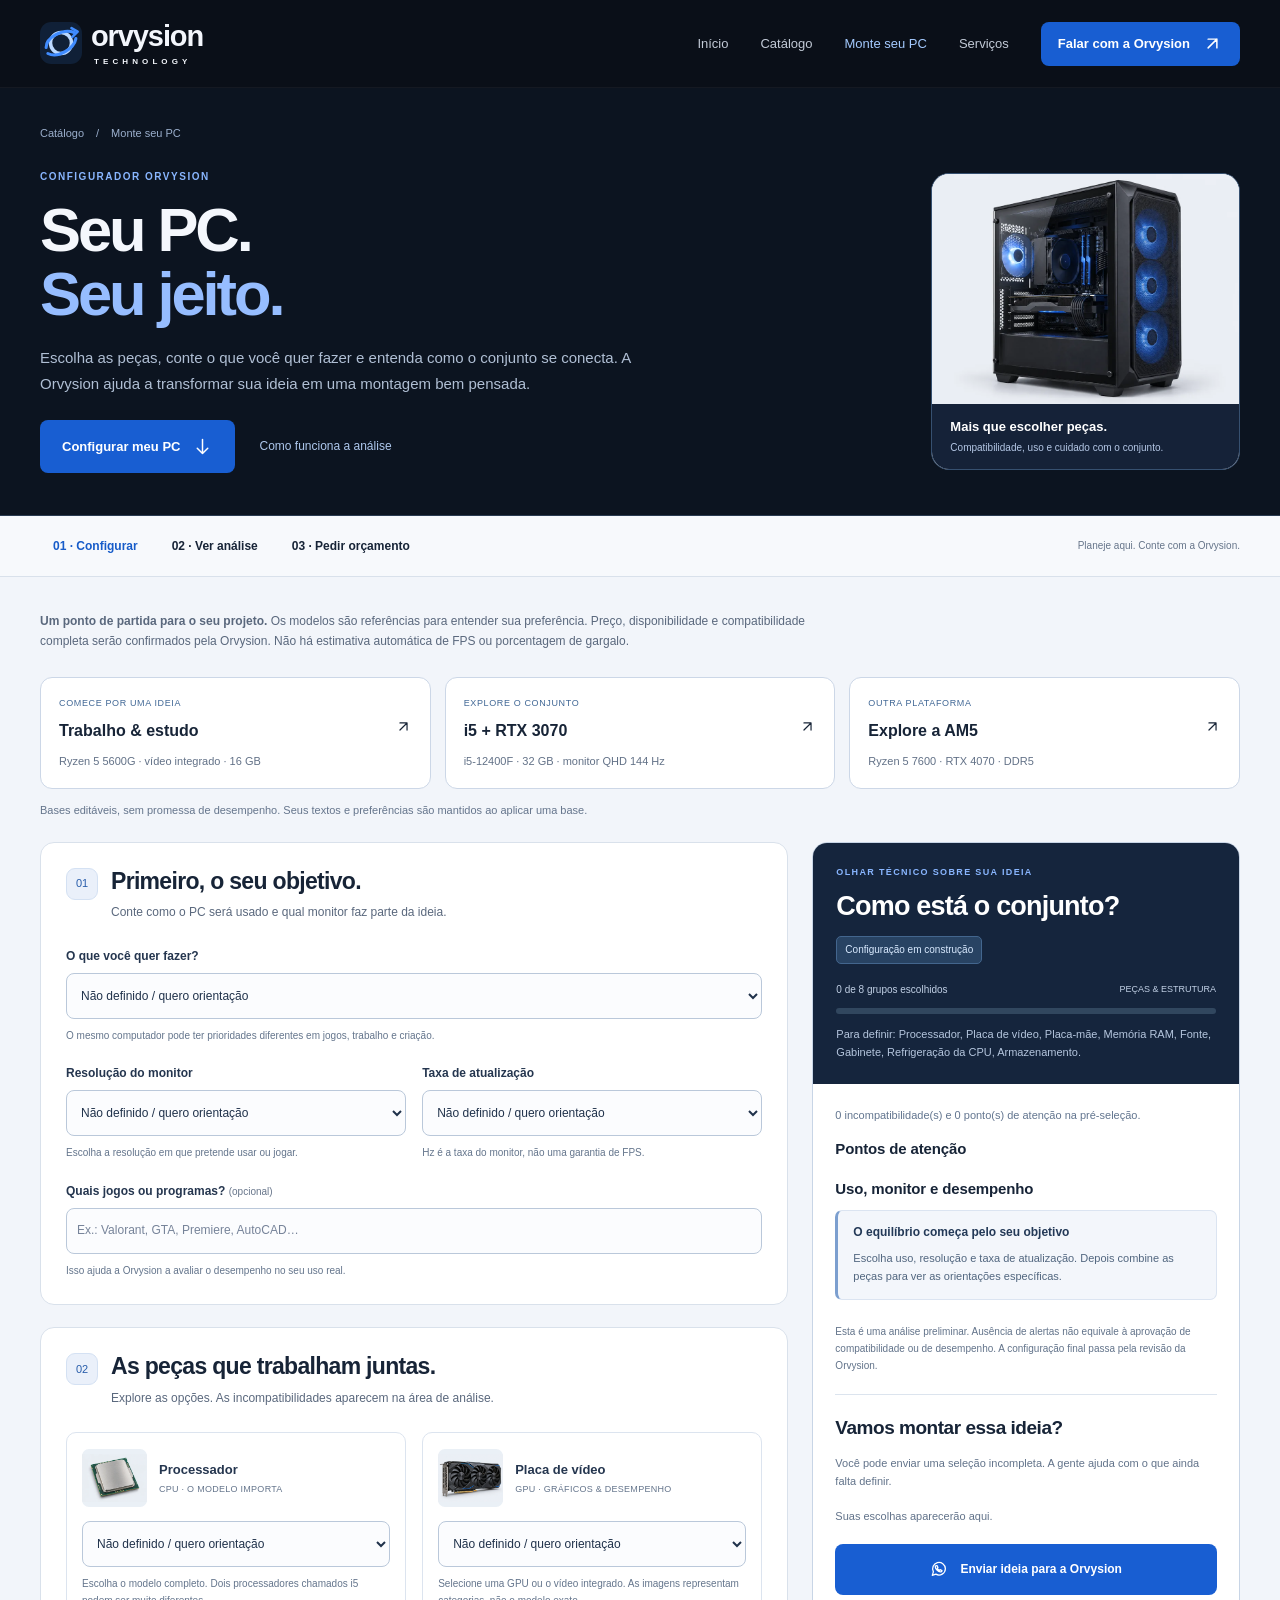
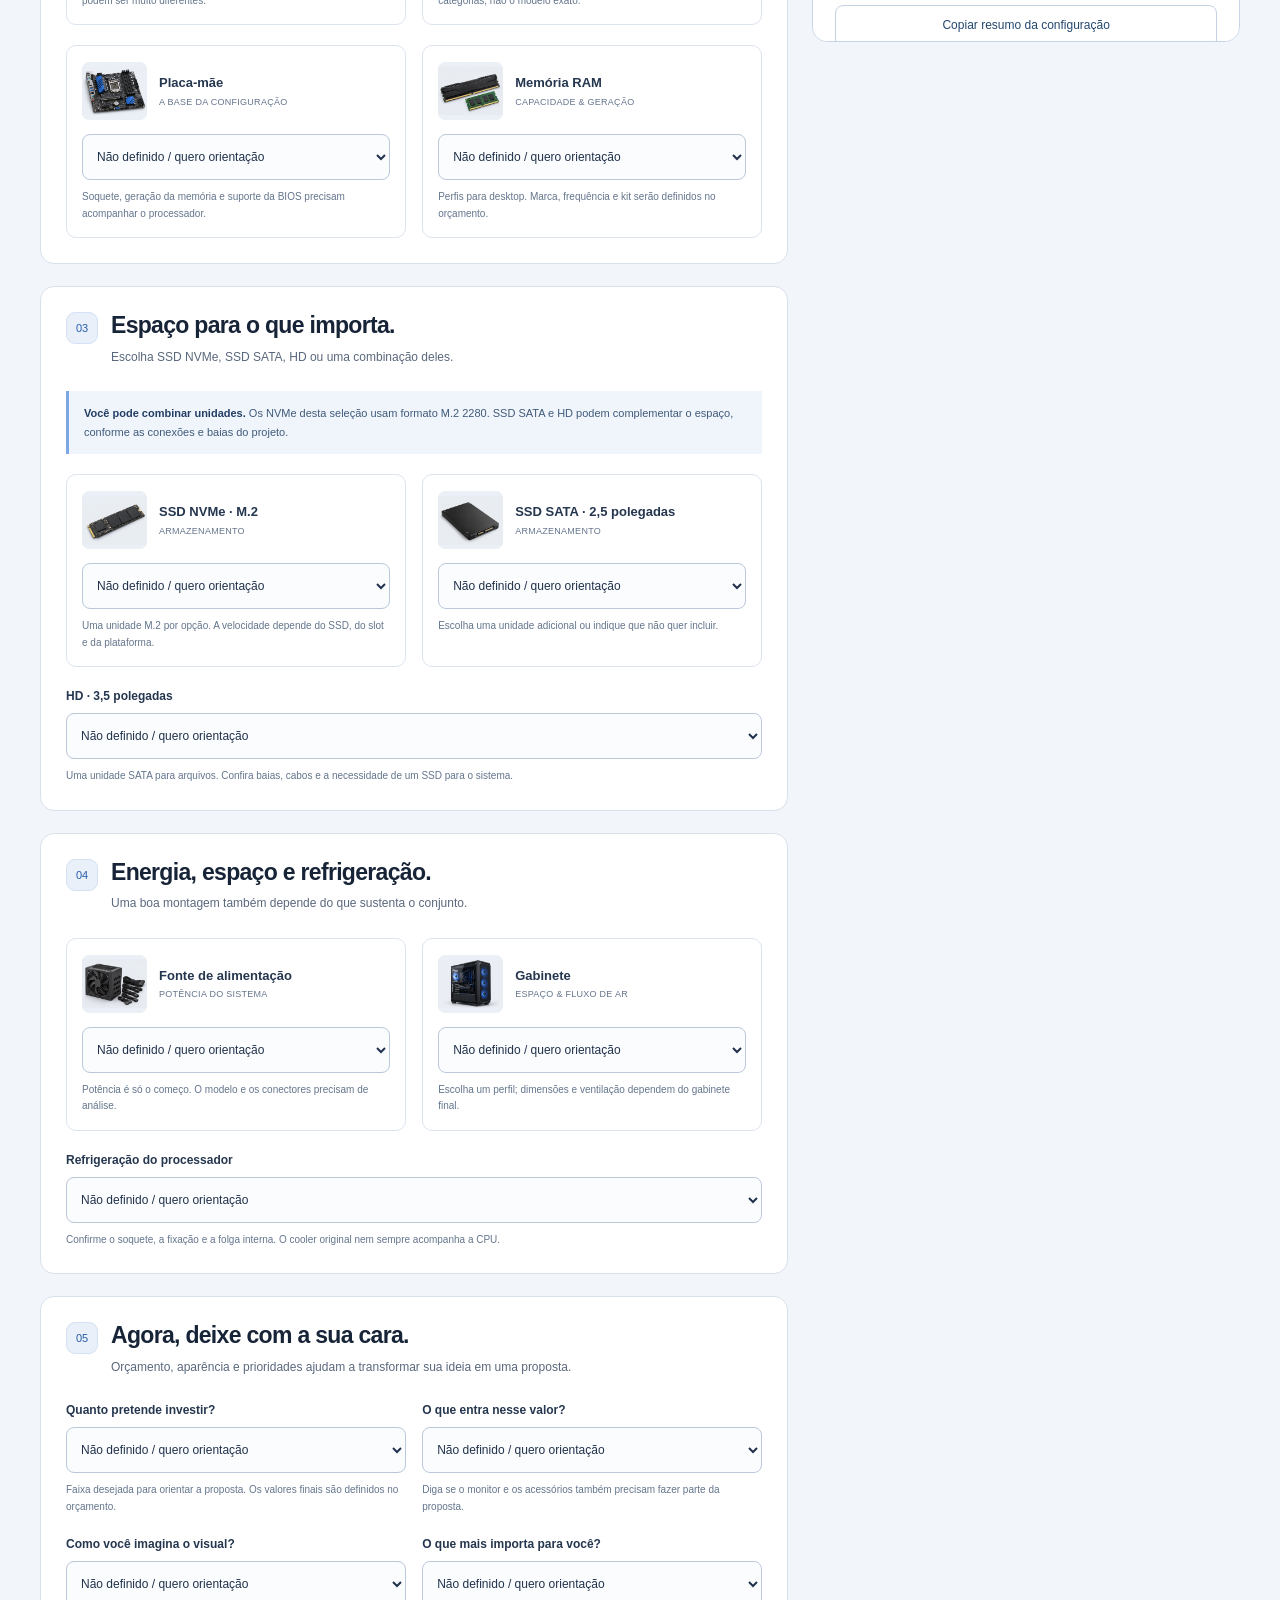
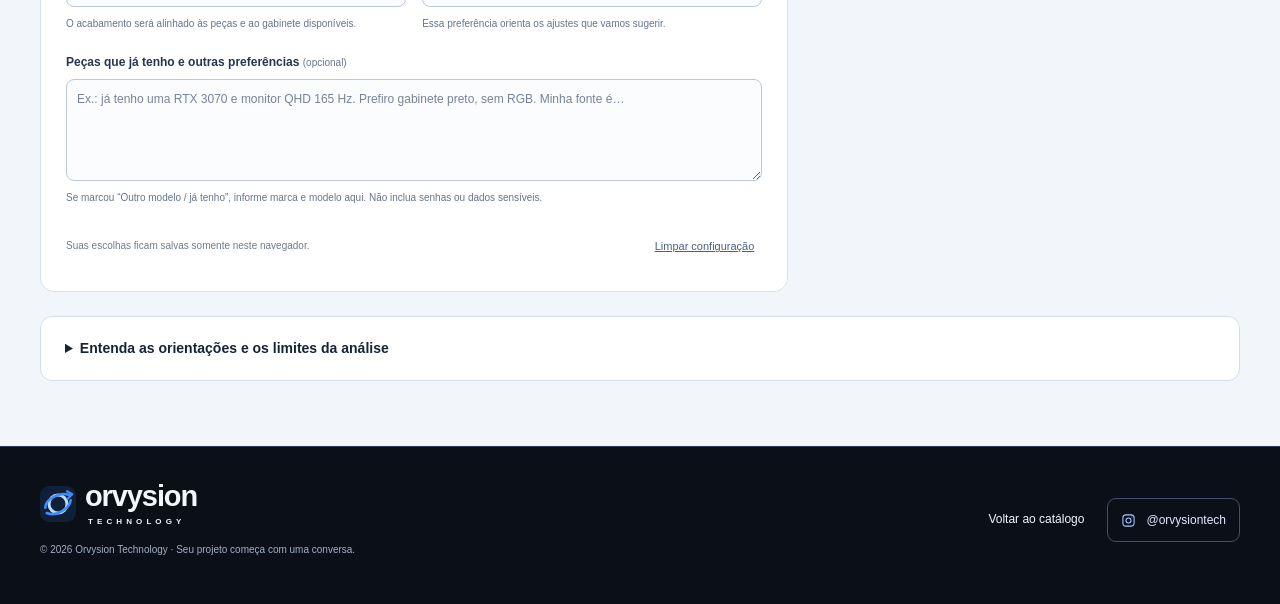
<file: monte-seu-pc.html>
<!doctype html>
<html lang="pt-BR"><head><meta charset="utf-8"><meta name="viewport" content="width=device-width, initial-scale=1">
<title>Monte seu PC com orientação | Orvysion Technology</title><meta name="description" content="Escolha processador, placa de vídeo, placa-mãe, RAM, armazenamento, fonte e monitor. Receba orientações de compatibilidade e envie sua ideia à Orvysion pelo WhatsApp.">
<meta name="theme-color" content="#0b1018"><link rel="canonical" href="https://srhenriquebr.github.io/Meu-Site/monte-seu-pc.html"><meta property="og:type" content="website"><meta property="og:locale" content="pt_BR"><meta property="og:title" content="Seu PC. Seu jeito. — Monte com a Orvysion"><meta property="og:description" content="Combine peças, entenda os pontos de atenção e converse com quem vai cuidar da sua montagem."><meta property="og:url" content="https://srhenriquebr.github.io/Meu-Site/monte-seu-pc.html"><meta property="og:image" content="https://srhenriquebr.github.io/Meu-Site/assets/catalogo/computador.webp"><meta name="twitter:card" content="summary_large_image">
<link rel="icon" href="assets/favicon.svg" type="image/svg+xml"><link rel="stylesheet" href="style.css?v=a775fc1622cf"><link rel="stylesheet" href="montador.css?v=a4f8528cf489"><script type="module" src="montador.mjs?v=70666b360bc0"></script></head>
<body class="builder-page"><a class="skip-link" href="#configurador">Pular para o montador</a>
<header class="header" id="inicio"><nav class="container nav" aria-label="Navegação principal"><a class="brand" href="index.html" aria-label="Orvysion Technology, início"><img src="assets/favicon.svg" width="42" height="42" alt=""><span>orvysion<small>TECHNOLOGY</small></span></a><button class="menu-toggle" type="button" aria-label="Abrir menu" aria-expanded="false" aria-controls="nav-menu"><span></span><span></span></button><div class="nav-menu" id="nav-menu"><a href="index.html">Início</a><a href="catalogo.html">Catálogo</a><a href="#configurador" aria-current="page">Monte seu PC</a><a href="index.html#servicos">Serviços</a><a class="button button-small" href="https://wa.me/5534992413197?text=Ol%C3%A1%2C%20Orvysion!%20Quero%20ajuda%20para%20montar%20meu%20PC." target="_blank" rel="noopener noreferrer">Falar com a Orvysion <svg aria-hidden="true" focusable="false"><use href="assets/icons.svg#arrow-up-right"></use></svg></a></div></nav></header>
<main><section class="builder-hero" aria-labelledby="builder-title"><div class="container"><div class="builder-breadcrumb"><a href="catalogo.html">Catálogo</a><span aria-hidden="true">/</span><span>Monte seu PC</span></div><div class="builder-hero-grid"><div class="builder-hero-copy"><p class="eyebrow">CONFIGURADOR ORVYSION</p><h1 id="builder-title">Seu PC.<br><span>Seu jeito.</span></h1><p>Escolha as peças, conte o que você quer fazer e entenda como o conjunto se conecta. A Orvysion ajuda a transformar sua ideia em uma montagem bem pensada.</p><div class="builder-hero-actions"><a class="button" href="#configurador">Configurar meu PC <svg aria-hidden="true" focusable="false"><use href="assets/icons.svg#arrow-down"></use></svg></a><a href="#metodo">Como funciona a análise</a></div></div><figure class="builder-hero-visual"><img src="assets/catalogo/computador.webp" alt="Imagem ilustrativa de computador preto com iluminação azul." width="900" height="675" fetchpriority="high"><figcaption><strong>Mais que escolher peças.</strong>Compatibilidade, uso e cuidado com o conjunto.</figcaption></figure></div></div></section>
<nav class="builder-rail" aria-label="Etapas do montador"><div class="container"><a href="#configurador">01 · Configurar</a><a href="#analise">02 · Ver análise</a><a href="#resumo">03 · Pedir orçamento</a><span>Planeje aqui. Conte com a Orvysion.</span></div></nav>
<div class="builder-loading container" id="builder-loading"><p>Carregando o montador… Se ele não abrir, podemos montar a ideia com você pelo WhatsApp.</p><a class="button" href="https://wa.me/5534992413197?text=Ol%C3%A1%2C%20Orvysion!%20Quero%20ajuda%20para%20montar%20um%20PC." target="_blank" rel="noopener noreferrer">Montar meu PC com a Orvysion</a><noscript><p>Ative o JavaScript para usar o montador interativo. O atendimento pelo WhatsApp continua disponível.</p></noscript></div>
<div class="builder-workspace" id="builder-app" hidden><div class="container" id="configurador"><p class="builder-reference-note"><strong>Um ponto de partida para o seu projeto.</strong> Os modelos são referências para entender sua preferência. Preço, disponibilidade e compatibilidade completa serão confirmados pela Orvysion. Não há estimativa automática de FPS ou porcentagem de gargalo.</p>
<div class="builder-presets" role="group" aria-label="Configurações iniciais"><button type="button" class="preset-button" data-preset="cotidiano"><small>Comece por uma ideia</small><strong>Trabalho & estudo <svg aria-hidden="true" focusable="false"><use href="assets/icons.svg#arrow-up-right"></use></svg></strong><span>Ryzen 5 5600G · vídeo integrado · 16 GB</span></button><button type="button" class="preset-button" data-preset="jogos"><small>Explore o conjunto</small><strong>i5 + RTX 3070 <svg aria-hidden="true" focusable="false"><use href="assets/icons.svg#arrow-up-right"></use></svg></strong><span>i5-12400F · 32 GB · monitor QHD 144 Hz</span></button><button type="button" class="preset-button" data-preset="am5"><small>Outra plataforma</small><strong>Explore a AM5 <svg aria-hidden="true" focusable="false"><use href="assets/icons.svg#arrow-up-right"></use></svg></strong><span>Ryzen 5 7600 · RTX 4070 · DDR5</span></button></div><p class="preset-note">Bases editáveis, sem promessa de desempenho. Seus textos e preferências são mantidos ao aplicar uma base.</p>
<div class="builder-undo" id="undo-notice" hidden><span id="undo-message" role="status"></span><button type="button" id="undo-build">Desfazer</button></div>
<div class="builder-layout"><form id="builder-form" class="builder-form" aria-label="Escolhas da configuração"><section class="builder-panel" id="objetivo" aria-labelledby="objetivo-title"><div class="builder-panel-header"><span aria-hidden="true">01</span><div><h2 id="objetivo-title">Primeiro, o seu objetivo.</h2><p>Conte como o PC será usado e qual monitor faz parte da ideia.</p></div></div><div class="field-grid"><div class="builder-field field-full" id="field-purpose"><label for="purpose">O que você quer fazer?</label><select id="purpose" name="purpose" aria-describedby="purpose-hint"><option value="">Não definido / quero orientação</option></select><p class="field-hint" id="purpose-hint" data-default="O mesmo computador pode ter prioridades diferentes em jogos, trabalho e criação.">O mesmo computador pode ter prioridades diferentes em jogos, trabalho e criação.</p></div><div class="builder-field" id="field-resolution"><label for="resolution">Resolução do monitor</label><select id="resolution" name="resolution" aria-describedby="resolution-hint"><option value="">Não definido / quero orientação</option></select><p class="field-hint" id="resolution-hint" data-default="Escolha a resolução em que pretende usar ou jogar.">Escolha a resolução em que pretende usar ou jogar.</p></div><div class="builder-field" id="field-refresh"><label for="refresh">Taxa de atualização</label><select id="refresh" name="refresh" aria-describedby="refresh-hint"><option value="">Não definido / quero orientação</option></select><p class="field-hint" id="refresh-hint" data-default="Hz é a taxa do monitor, não uma garantia de FPS.">Hz é a taxa do monitor, não uma garantia de FPS.</p></div><div class="builder-field field-full"><label for="games">Quais jogos ou programas? <small>(opcional)</small></label><input id="games" name="games" maxlength="160" placeholder="Ex.: Valorant, GTA, Premiere, AutoCAD…"><p class="field-hint">Isso ajuda a Orvysion a avaliar o desempenho no seu uso real.</p></div></div></section><section class="builder-panel" id="componentes" aria-labelledby="componentes-title"><div class="builder-panel-header"><span aria-hidden="true">02</span><div><h2 id="componentes-title">As peças que trabalham juntas.</h2><p>Explore as opções. As incompatibilidades aparecem na área de análise.</p></div></div><div class="field-grid"><div class="builder-field component-field" id="field-cpu"><div class="component-heading"><img src="assets/catalogo/processador.webp" alt="" width="65" height="58" loading="lazy"><label for="cpu">Processador<small>CPU · O MODELO IMPORTA</small></label></div><select id="cpu" name="cpu" aria-describedby="cpu-hint"><option value="">Não definido / quero orientação</option></select><p class="field-hint" id="cpu-hint" data-default="Escolha o modelo completo. Dois processadores chamados i5 podem ser muito diferentes.">Escolha o modelo completo. Dois processadores chamados i5 podem ser muito diferentes.</p><a class="part-source" id="cpu-source" target="_blank" rel="noopener noreferrer" hidden>Especificação do fabricante</a></div><div class="builder-field component-field" id="field-gpu"><div class="component-heading"><img src="assets/catalogo/placa-video.webp" alt="" width="65" height="58" loading="lazy"><label for="gpu">Placa de vídeo<small>GPU · GRÁFICOS & DESEMPENHO</small></label></div><select id="gpu" name="gpu" aria-describedby="gpu-hint"><option value="">Não definido / quero orientação</option></select><p class="field-hint" id="gpu-hint" data-default="Selecione uma GPU ou o vídeo integrado. As imagens representam categorias, não o modelo exato.">Selecione uma GPU ou o vídeo integrado. As imagens representam categorias, não o modelo exato.</p><a class="part-source" id="gpu-source" target="_blank" rel="noopener noreferrer" hidden>Especificação do fabricante</a></div><div class="builder-field component-field" id="field-motherboard"><div class="component-heading"><img src="assets/catalogo/placa-mae.webp" alt="" width="65" height="58" loading="lazy"><label for="motherboard">Placa-mãe<small>A BASE DA CONFIGURAÇÃO</small></label></div><select id="motherboard" name="motherboard" aria-describedby="motherboard-hint"><option value="">Não definido / quero orientação</option></select><p class="field-hint" id="motherboard-hint" data-default="Soquete, geração da memória e suporte da BIOS precisam acompanhar o processador.">Soquete, geração da memória e suporte da BIOS precisam acompanhar o processador.</p><a class="part-source" id="motherboard-source" target="_blank" rel="noopener noreferrer" hidden>Especificação do fabricante</a></div><div class="builder-field component-field" id="field-ram"><div class="component-heading"><img src="assets/catalogo/memoria-ram.webp" alt="" width="65" height="58" loading="lazy"><label for="ram">Memória RAM<small>CAPACIDADE & GERAÇÃO</small></label></div><select id="ram" name="ram" aria-describedby="ram-hint"><option value="">Não definido / quero orientação</option></select><p class="field-hint" id="ram-hint" data-default="Perfis para desktop. Marca, frequência e kit serão definidos no orçamento.">Perfis para desktop. Marca, frequência e kit serão definidos no orçamento.</p></div></div></section><section class="builder-panel" id="armazenamento" aria-labelledby="armazenamento-title"><div class="builder-panel-header"><span aria-hidden="true">03</span><div><h2 id="armazenamento-title">Espaço para o que importa.</h2><p>Escolha SSD NVMe, SSD SATA, HD ou uma combinação deles.</p></div></div><p class="storage-info"><strong>Você pode combinar unidades.</strong> Os NVMe desta seleção usam formato M.2 2280. SSD SATA e HD podem complementar o espaço, conforme as conexões e baias do projeto.</p><div class="field-grid"><div class="builder-field component-field" id="field-nvme"><div class="component-heading"><img src="assets/catalogo/ssd-nvme.webp" alt="" width="65" height="58" loading="lazy"><label for="nvme">SSD NVMe · M.2<small>ARMAZENAMENTO</small></label></div><select id="nvme" name="nvme" aria-describedby="nvme-hint"><option value="">Não definido / quero orientação</option></select><p class="field-hint" id="nvme-hint" data-default="Uma unidade M.2 por opção. A velocidade depende do SSD, do slot e da plataforma.">Uma unidade M.2 por opção. A velocidade depende do SSD, do slot e da plataforma.</p></div><div class="builder-field component-field" id="field-sata"><div class="component-heading"><img src="assets/catalogo/ssd-sata.webp" alt="" width="65" height="58" loading="lazy"><label for="sata">SSD SATA · 2,5 polegadas<small>ARMAZENAMENTO</small></label></div><select id="sata" name="sata" aria-describedby="sata-hint"><option value="">Não definido / quero orientação</option></select><p class="field-hint" id="sata-hint" data-default="Escolha uma unidade adicional ou indique que não quer incluir.">Escolha uma unidade adicional ou indique que não quer incluir.</p></div><div class="builder-field field-full" id="field-hdd"><label for="hdd">HD · 3,5 polegadas</label><select id="hdd" name="hdd" aria-describedby="hdd-hint"><option value="">Não definido / quero orientação</option></select><p class="field-hint" id="hdd-hint" data-default="Uma unidade SATA para arquivos. Confira baias, cabos e a necessidade de um SSD para o sistema.">Uma unidade SATA para arquivos. Confira baias, cabos e a necessidade de um SSD para o sistema.</p></div></div></section><section class="builder-panel" id="estrutura" aria-labelledby="estrutura-title"><div class="builder-panel-header"><span aria-hidden="true">04</span><div><h2 id="estrutura-title">Energia, espaço e refrigeração.</h2><p>Uma boa montagem também depende do que sustenta o conjunto.</p></div></div><div class="field-grid"><div class="builder-field component-field" id="field-psu"><div class="component-heading"><img src="assets/catalogo/fonte-atx.webp" alt="" width="65" height="58" loading="lazy"><label for="psu">Fonte de alimentação<small>POTÊNCIA DO SISTEMA</small></label></div><select id="psu" name="psu" aria-describedby="psu-hint"><option value="">Não definido / quero orientação</option></select><p class="field-hint" id="psu-hint" data-default="Potência é só o começo. O modelo e os conectores precisam de análise.">Potência é só o começo. O modelo e os conectores precisam de análise.</p></div><div class="builder-field component-field" id="field-case"><div class="component-heading"><img src="assets/catalogo/computador.webp" alt="" width="65" height="58" loading="lazy"><label for="case">Gabinete<small>ESPAÇO & FLUXO DE AR</small></label></div><select id="case" name="case" aria-describedby="case-hint"><option value="">Não definido / quero orientação</option></select><p class="field-hint" id="case-hint" data-default="Escolha um perfil; dimensões e ventilação dependem do gabinete final.">Escolha um perfil; dimensões e ventilação dependem do gabinete final.</p></div><div class="builder-field field-full" id="field-cooler"><label for="cooler">Refrigeração do processador</label><select id="cooler" name="cooler" aria-describedby="cooler-hint"><option value="">Não definido / quero orientação</option></select><p class="field-hint" id="cooler-hint" data-default="Confirme o soquete, a fixação e a folga interna. O cooler original nem sempre acompanha a CPU.">Confirme o soquete, a fixação e a folga interna. O cooler original nem sempre acompanha a CPU.</p></div></div></section><section class="builder-panel" id="preferencias" aria-labelledby="preferencias-title"><div class="builder-panel-header"><span aria-hidden="true">05</span><div><h2 id="preferencias-title">Agora, deixe com a sua cara.</h2><p>Orçamento, aparência e prioridades ajudam a transformar sua ideia em uma proposta.</p></div></div><div class="field-grid"><div class="builder-field" id="field-budget"><label for="budget">Quanto pretende investir?</label><select id="budget" name="budget" aria-describedby="budget-hint"><option value="">Não definido / quero orientação</option></select><p class="field-hint" id="budget-hint" data-default="Faixa desejada para orientar a proposta. Os valores finais são definidos no orçamento.">Faixa desejada para orientar a proposta. Os valores finais são definidos no orçamento.</p></div><div class="builder-field" id="field-budgetScope"><label for="budgetScope">O que entra nesse valor?</label><select id="budgetScope" name="budgetScope" aria-describedby="budgetScope-hint"><option value="">Não definido / quero orientação</option></select><p class="field-hint" id="budgetScope-hint" data-default="Diga se o monitor e os acessórios também precisam fazer parte da proposta.">Diga se o monitor e os acessórios também precisam fazer parte da proposta.</p></div><div class="builder-field" id="field-style"><label for="style">Como você imagina o visual?</label><select id="style" name="style" aria-describedby="style-hint"><option value="">Não definido / quero orientação</option></select><p class="field-hint" id="style-hint" data-default="O acabamento será alinhado às peças e ao gabinete disponíveis.">O acabamento será alinhado às peças e ao gabinete disponíveis.</p></div><div class="builder-field" id="field-priority"><label for="priority">O que mais importa para você?</label><select id="priority" name="priority" aria-describedby="priority-hint"><option value="">Não definido / quero orientação</option></select><p class="field-hint" id="priority-hint" data-default="Essa preferência orienta os ajustes que vamos sugerir.">Essa preferência orienta os ajustes que vamos sugerir.</p></div><div class="builder-field field-full"><label for="notes">Peças que já tenho e outras preferências <small>(opcional)</small></label><textarea id="notes" name="notes" maxlength="600" rows="4" placeholder="Ex.: já tenho uma RTX 3070 e monitor QHD 165 Hz. Prefiro gabinete preto, sem RGB. Minha fonte é…"></textarea><p class="field-hint">Se marcou “Outro modelo / já tenho”, informe marca e modelo aqui. Não inclua senhas ou dados sensíveis.</p></div></div><div class="builder-toolbar"><p id="save-status" role="status">Suas escolhas ficam neste navegador.</p><button id="reset-build" class="builder-reset" type="button">Limpar configuração</button></div></section></form>
<aside class="builder-aside" id="analise" aria-labelledby="analysis-title"><div class="analysis-top"><p class="eyebrow">OLHAR TÉCNICO SOBRE SUA IDEIA</p><h2 id="analysis-title">Como está o conjunto?</h2><span id="build-status" class="build-status">Configuração em construção</span><div class="build-progress-row"><span id="build-count">0 de 8 grupos escolhidos</span><small>PEÇAS & ESTRUTURA</small></div><progress id="build-progress" max="8" value="0" aria-label="Grupos da configuração escolhidos"></progress><p id="pending-parts"></p></div><div class="analysis-content"><p class="analysis-status" id="analysis-status" role="status" aria-live="polite"></p>
<section class="analysis-section" id="error-section" hidden><h3>O que precisa mudar</h3><div id="error-list"></div></section>
<section class="analysis-section"><h3>Pontos de atenção</h3><div id="warning-list"></div><details class="analysis-disclosure" id="more-warnings" hidden><summary id="more-warnings-label">Ver outros pontos</summary><div id="more-warning-list"></div></details><details class="analysis-disclosure" id="checks-section" hidden><summary id="checks-label">Conferências básicas</summary><div id="check-list"></div></details></section>
<section class="analysis-section"><h3>Uso, monitor e desempenho</h3><div id="performance-list"></div></section><p class="analysis-disclaimer">Esta é uma análise preliminar. Ausência de alertas não equivale à aprovação de compatibilidade ou de desempenho. A configuração final passa pela revisão da Orvysion.</p>
<section class="summary-section" id="resumo" aria-labelledby="summary-title"><h3 id="summary-title">Vamos montar essa ideia?</h3><p>Você pode enviar uma seleção incompleta. A gente ajuda com o que ainda falta definir.</p><p id="empty-summary">Suas escolhas aparecerão aqui.</p><dl id="build-summary" class="build-summary"></dl><a class="button builder-send" id="send-build" href="https://wa.me/5534992413197" target="_blank" rel="noopener noreferrer"><svg aria-hidden="true" focusable="false"><use href="assets/icons.svg#whatsapp"></use></svg><span id="send-build-label">Enviar ideia para a Orvysion</span></a><button type="button" class="copy-build" id="copy-build">Copiar resumo da configuração</button><p class="send-note">O WhatsApp abre com as peças, preferências e pontos de atenção. Você confere a mensagem e decide quando enviar. Nenhum pedido é enviado automaticamente.</p><p class="copy-status" id="copy-status" role="status"></p><details class="full-message" id="full-message"><summary>Conferir a mensagem completa</summary><label class="sr-only" for="message-preview">Mensagem que será preparada no WhatsApp</label><textarea id="message-preview" readonly rows="10"></textarea></details></section></div></aside></div>
<details class="builder-source-panel" id="metodo"><summary>Entenda as orientações e os limites da análise</summary><p><strong>O nome “i5” sozinho não basta.</strong> Geração, modelo, jogo e qualidade gráfica mudam a avaliação. O monitor define a resolução e a taxa de atualização desejadas; ele não cria um gargalo de CPU. Resoluções maiores aumentam o trabalho da GPU, enquanto buscar muitos quadros pode tornar limites de CPU mais evidentes.</p><p>A simulação verifica os soquetes, a geração da RAM, a presença de vídeo, o formato da placa-mãe e o armazenamento selecionados. A fonte é comparada à recomendação publicada para a GPU de referência. Isso não mede consumo, não valida uma fonte apenas pelos watts e não substitui testes de desempenho.</p><p><strong>O cuidado da Orvysion entra na configuração final:</strong> lista de suporte e BIOS, modelo e frequência da RAM, conectores e qualidade da fonte, dimensões da GPU, espaço e fixação do cooler, baias, portas, cabos, ventilação e a conexão do monitor. Opções “Outro modelo” precisam de avaliação individual. Orçamento informado é sua preferência, não o valor calculado das peças.</p><div class="source-links"><a href="https://www.intel.com.br/content/www/br/pt/gaming/resources/what-is-bottlenecking-my-pc.html" target="_blank" rel="noopener noreferrer">Intel: equilíbrio e gargalos ↗</a><a href="https://www.intel.com.br/content/www/br/pt/gaming/resources/highest-refresh-rate-gaming.html" target="_blank" rel="noopener noreferrer">Intel: taxa de atualização ↗</a><a href="https://www.nvidia.com/pt-br/geforce/graphics-cards/30-series/rtx-3070-3070ti/" target="_blank" rel="noopener noreferrer">NVIDIA: referência da RTX 3070 ↗</a></div><p>Os links junto às peças levam às especificações oficiais. Referências revisadas em 13/11/2026. Imagens ilustrativas geradas por IA; não representam o modelo escolhido nem estoque disponível.</p></details>
</div></div></main><footer class="builder-footer"><div class="container"><div><a class="brand" href="index.html"><img src="assets/favicon.svg" width="36" height="36" alt=""><span>orvysion<small>TECHNOLOGY</small></span></a><p>© <span id="year">2026</span> Orvysion Technology · Seu projeto começa com uma conversa.</p></div><div class="builder-footer-links"><a href="catalogo.html">Voltar ao catálogo</a><a class="instagram-link" href="https://www.instagram.com/orvysiontech/" target="_blank" rel="noopener noreferrer" aria-label="Instagram da Orvysion, nova aba"><svg aria-hidden="true" focusable="false"><use href="assets/icons.svg#instagram"></use></svg> @orvysiontech</a></div></div></footer></body></html>
</file>
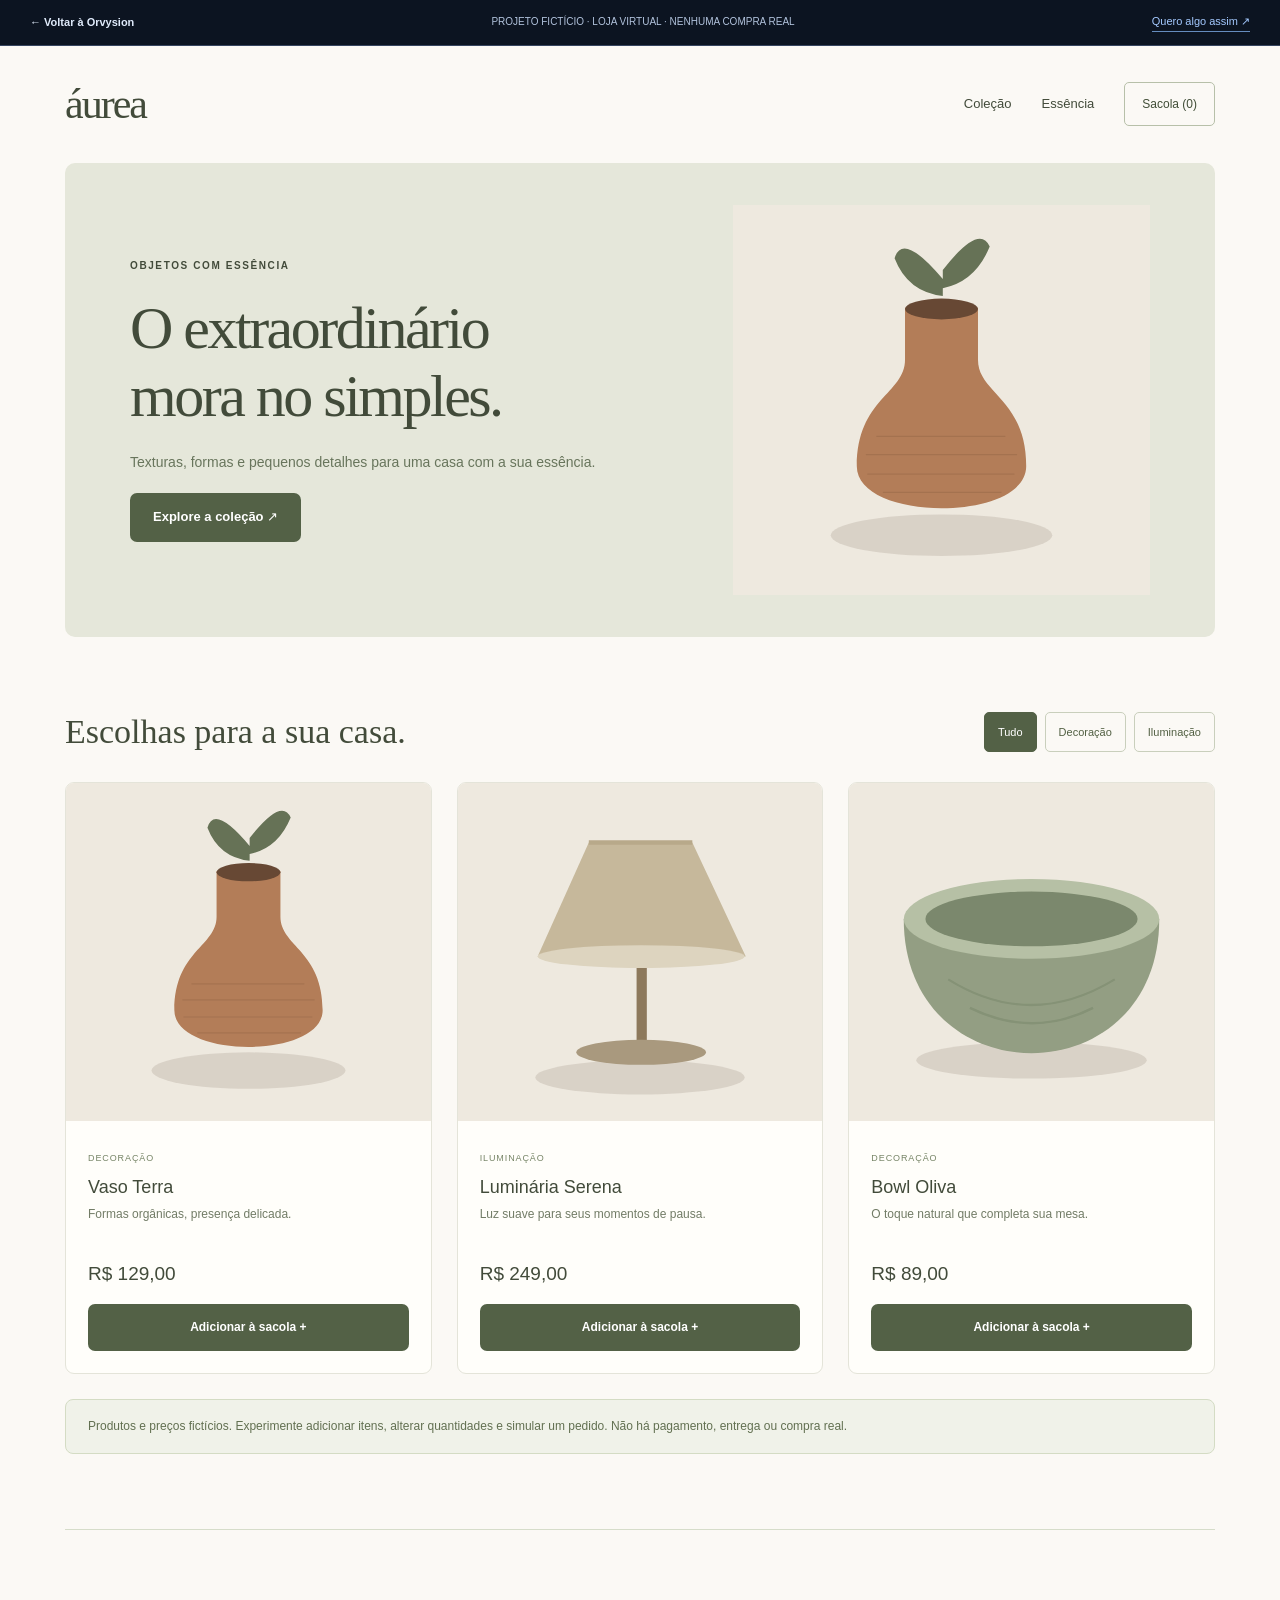
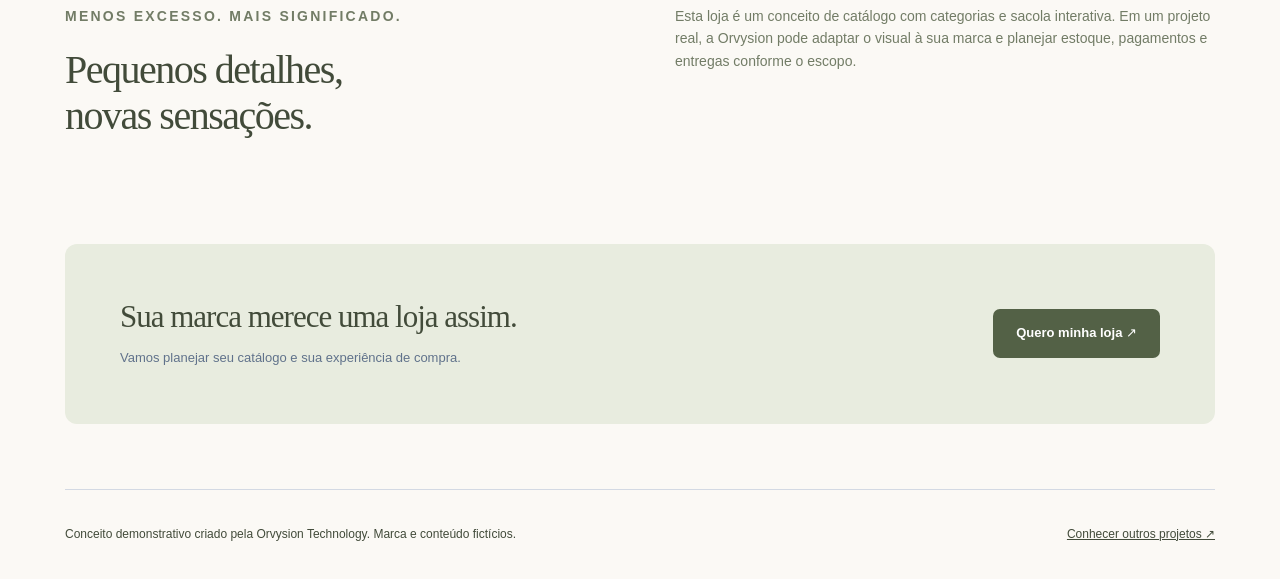
<file: projetos/aurea.html>
<!DOCTYPE html><html lang="pt-BR"><head><meta charset="UTF-8"><meta name="viewport" content="width=device-width, initial-scale=1"><meta name="robots" content="noindex,follow"><title>Áurea — objetos com essência | Demonstração Orvysion</title><link rel="icon" href="../assets/favicon.svg" type="image/svg+xml"><link rel="stylesheet" href="demo.css"><script src="demo.js" defer></script></head><body class="aurea" data-demo="aurea"><div class="demo-bar"><a href="../index.html#projetos">← Voltar à Orvysion</a><span>PROJETO FICTÍCIO · LOJA VIRTUAL · NENHUMA COMPRA REAL</span><a href="https://wa.me/5534992413197?text=Ol%C3%A1%2C%20Orvysion!%20Gostei%20da%20demonstra%C3%A7%C3%A3o%20%C3%81urea%20Store%20e%20quero%20conversar%20sobre%20um%20projeto%20parecido." target="_blank" rel="noopener noreferrer">Quero algo assim ↗</a></div><div class="demo-wrap"><header class="demo-nav"><a class="demo-logo" href="#inicio">áurea</a><nav aria-label="Navegação da loja demonstrativa"><a href="#colecao">Coleção</a><a href="#essencia">Essência</a><button type="button" class="cart-toggle" id="open-cart">Sacola (<span id="cart-count">0</span>)</button></nav></header><main id="inicio"><section class="shop-hero"><div><p class="demo-kicker">OBJETOS COM ESSÊNCIA</p><h1>O extraordinário<br>mora no simples.</h1><p>Texturas, formas e pequenos detalhes para uma casa com a sua essência.</p><a class="demo-button" href="#colecao">Explore a coleção ↗</a></div><img src="../assets/produto-vaso.svg" alt="Ilustração de um vaso de cerâmica terracota com um ramo verde." width="320" height="300"></section><section class="demo-section" id="colecao"><div class="shop-section-top"><h2>Escolhas para a sua casa.</h2><div class="shop-filters" role="group" aria-label="Categorias do catálogo"><button type="button" class="active" data-shop-filter="all" aria-pressed="true">Tudo</button><button type="button" data-shop-filter="decoracao" aria-pressed="false">Decoração</button><button type="button" data-shop-filter="iluminacao" aria-pressed="false">Iluminação</button></div></div><div class="shop-grid"><article class="shop-card" data-shop-category="decoracao"><img src="../assets/produto-vaso.svg" alt="Ilustração do produto fictício Vaso Terra." width="320" height="300"><div><small>DECORAÇÃO</small><h3>Vaso Terra</h3><p>Formas orgânicas, presença delicada.</p><strong>R$ 129,00</strong><button type="button" class="demo-button" data-add="vaso">Adicionar à sacola +</button></div></article><article class="shop-card" data-shop-category="iluminacao"><img src="../assets/produto-luminaria.svg" alt="Ilustração do produto fictício Luminária Serena." width="320" height="300"><div><small>ILUMINAÇÃO</small><h3>Luminária Serena</h3><p>Luz suave para seus momentos de pausa.</p><strong>R$ 249,00</strong><button type="button" class="demo-button" data-add="luminaria">Adicionar à sacola +</button></div></article><article class="shop-card" data-shop-category="decoracao"><img src="../assets/produto-bowl.svg" alt="Ilustração do produto fictício Bowl Oliva." width="320" height="300"><div><small>DECORAÇÃO</small><h3>Bowl Oliva</h3><p>O toque natural que completa sua mesa.</p><strong>R$ 89,00</strong><button type="button" class="demo-button" data-add="bowl">Adicionar à sacola +</button></div></article></div><p class="notice">Produtos e preços fictícios. Experimente adicionar itens, alterar quantidades e simular um pedido. Não há pagamento, entrega ou compra real.</p></section><section class="demo-section aurea-story" id="essencia"><div><p class="demo-kicker">MENOS EXCESSO. MAIS SIGNIFICADO.</p><h2>Pequenos detalhes,<br>novas sensações.</h2></div><p>Esta loja é um conceito de catálogo com categorias e sacola interativa. Em um projeto real, a Orvysion pode adaptar o visual à sua marca e planejar estoque, pagamentos e entregas conforme o escopo.</p></section><section class="demo-cta"><div><h2>Sua marca merece uma loja assim.</h2><p>Vamos planejar seu catálogo e sua experiência de compra.</p></div><a class="demo-button" href="https://wa.me/5534992413197?text=Ol%C3%A1%2C%20Orvysion!%20Gostei%20do%20conceito%20%C3%81urea%20Store.%20Quero%20um%20or%C3%A7amento%20para%20meu%20projeto." target="_blank" rel="noopener noreferrer">Quero minha loja ↗</a></section></main><footer class="demo-footer"><p>Conceito demonstrativo criado pela Orvysion Technology. Marca e conteúdo fictícios.</p><a href="../index.html#projetos">Conhecer outros projetos ↗</a></footer></div><div class="shop-toast" id="shop-toast" role="status" hidden></div><dialog id="cart-dialog" class="cart-dialog" aria-labelledby="cart-title"><div class="cart-head"><h2 id="cart-title">Sua sacola</h2><button type="button" id="close-cart" aria-label="Fechar sacola">×</button></div><p>Uma experiência demonstrativa. Nenhuma cobrança será feita.</p><div id="cart-items"></div><div class="cart-total"><span>Total ilustrativo</span><strong id="cart-total">R$ 0,00</strong></div><button type="button" class="demo-button" id="simulate-order">Simular pedido</button><p class="cart-feedback" id="cart-feedback" role="status" hidden></p></dialog></body></html>
</file>
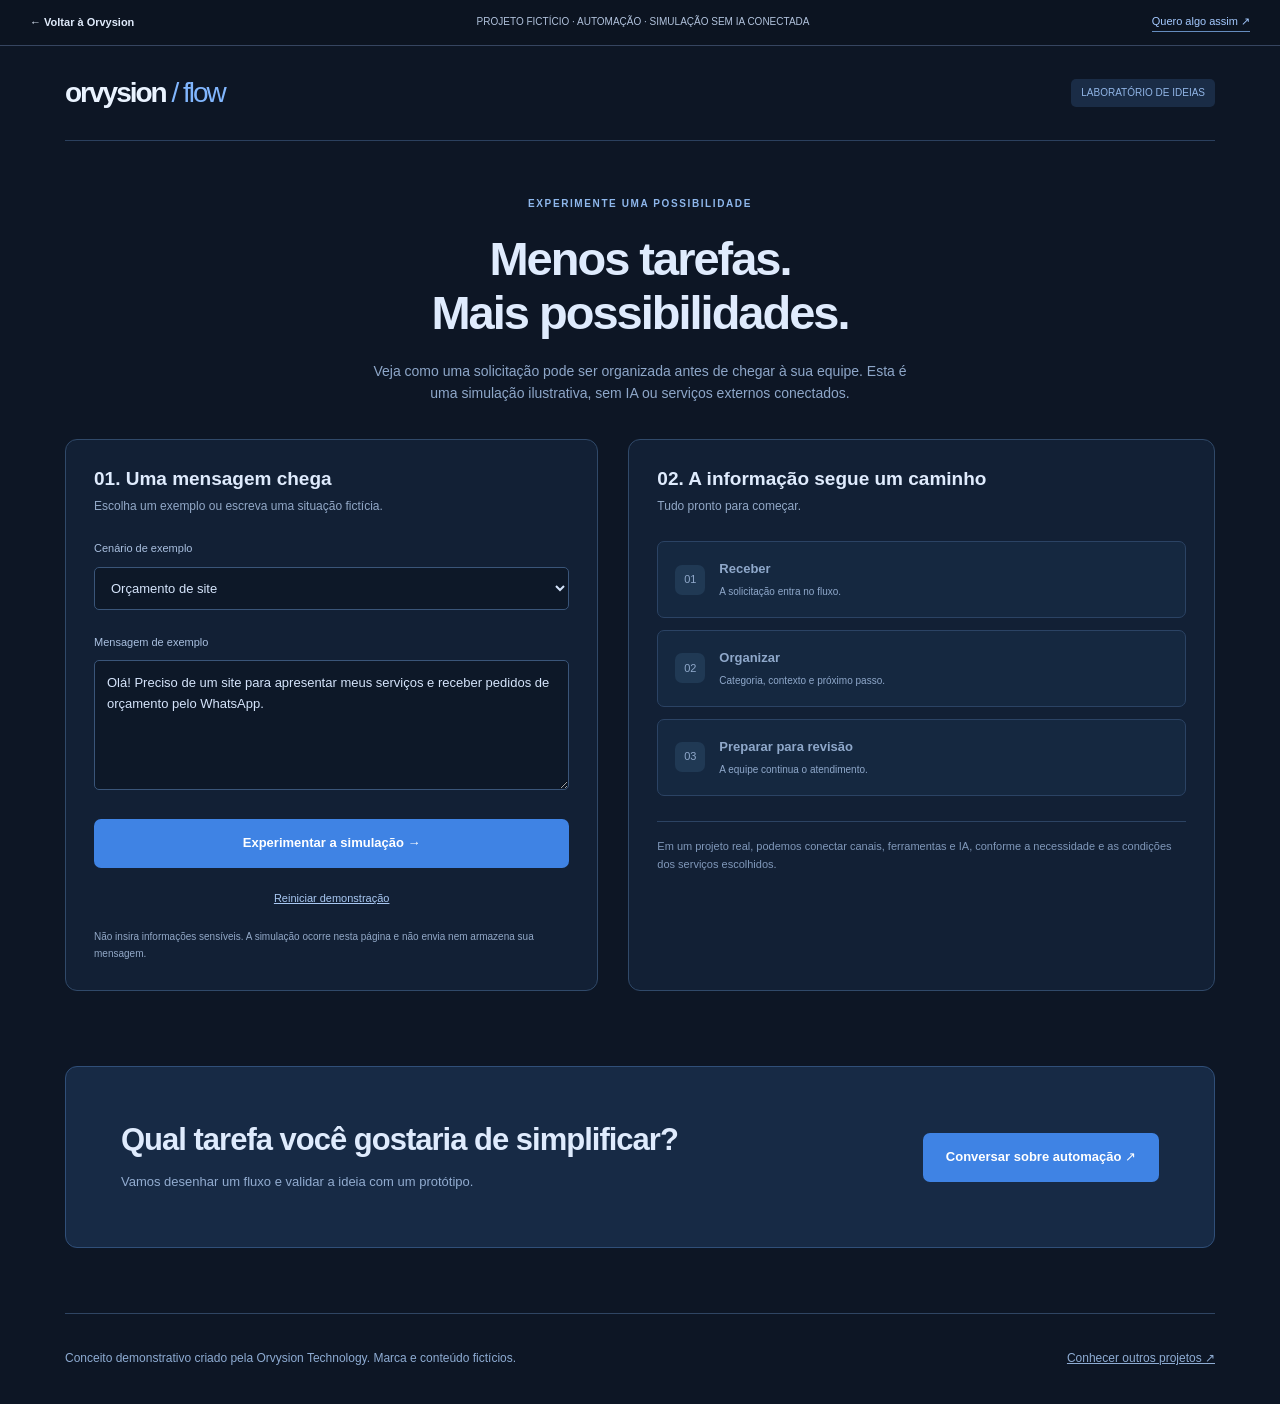
<file: projetos/flow.html>
<!DOCTYPE html><html lang="pt-BR"><head><meta charset="UTF-8"><meta name="viewport" content="width=device-width, initial-scale=1"><meta name="robots" content="noindex,follow"><title>Orvysion Flow | Demonstração Orvysion</title><link rel="icon" href="../assets/favicon.svg" type="image/svg+xml"><link rel="stylesheet" href="demo.css"><script src="demo.js" defer></script></head><body class="flow" data-demo="flow"><div class="demo-bar"><a href="../index.html#projetos">← Voltar à Orvysion</a><span>PROJETO FICTÍCIO · AUTOMAÇÃO · SIMULAÇÃO SEM IA CONECTADA</span><a href="https://wa.me/5534992413197?text=Ol%C3%A1%2C%20Orvysion!%20Gostei%20da%20demonstra%C3%A7%C3%A3o%20Orvysion%20Flow%20e%20quero%20conversar%20sobre%20um%20projeto%20parecido." target="_blank" rel="noopener noreferrer">Quero algo assim ↗</a></div><div class="demo-wrap"><header class="demo-nav"><a class="demo-logo" href="#inicio">orvysion <span>/ flow</span></a><span>LABORATÓRIO DE IDEIAS</span></header><main id="inicio"><div class="flow-heading"><p class="demo-kicker">EXPERIMENTE UMA POSSIBILIDADE</p><h1>Menos tarefas.<br>Mais possibilidades.</h1><p>Veja como uma solicitação pode ser organizada antes de chegar à sua equipe. Esta é uma simulação ilustrativa, sem IA ou serviços externos conectados.</p></div><div class="flow-builder"><section class="flow-input"><h2>01. Uma mensagem chega</h2><p>Escolha um exemplo ou escreva uma situação fictícia.</p><form id="flow-form"><label for="flow-scenario">Cenário de exemplo</label><select id="flow-scenario"><option value="site">Orçamento de site</option><option value="suporte">Suporte a computador</option><option value="relatorio">Relatórios automáticos</option></select><label for="flow-message">Mensagem de exemplo</label><textarea id="flow-message" rows="5" maxlength="800" required>Olá! Preciso de um site para apresentar meus serviços e receber pedidos de orçamento pelo WhatsApp.</textarea><button type="submit" class="demo-button" id="run-flow">Experimentar a simulação →</button></form><button type="button" id="reset-flow" class="flow-reset">Reiniciar demonstração</button><small>Não insira informações sensíveis. A simulação ocorre nesta página e não envia nem armazena sua mensagem.</small></section><section class="flow-output" aria-labelledby="flow-output-title"><h2 id="flow-output-title">02. A informação segue um caminho</h2><p id="flow-status" role="status">Tudo pronto para começar.</p><ol class="simulation-steps"><li data-step="1"><span>01</span><div><strong>Receber</strong><small>A solicitação entra no fluxo.</small></div></li><li data-step="2"><span>02</span><div><strong>Organizar</strong><small>Categoria, contexto e próximo passo.</small></div></li><li data-step="3"><span>03</span><div><strong>Preparar para revisão</strong><small>A equipe continua o atendimento.</small></div></li></ol><p class="flow-idle" id="flow-idle">Em um projeto real, podemos conectar canais, ferramentas e IA, conforme a necessidade e as condições dos serviços escolhidos.</p><div class="flow-result" id="flow-result" hidden><h3>Solicitação organizada ✓</h3><dl><dt>CATEGORIA SUGERIDA</dt><dd id="flow-category"></dd><dt>MENSAGEM RECEBIDA</dt><dd id="flow-summary"></dd><dt>PRÓXIMO PASSO</dt><dd id="flow-next"></dd></dl></div></section></div><section class="demo-cta"><div><h2>Qual tarefa você gostaria de simplificar?</h2><p>Vamos desenhar um fluxo e validar a ideia com um protótipo.</p></div><a class="demo-button" href="https://wa.me/5534992413197?text=Ol%C3%A1%2C%20Orvysion!%20Gostei%20do%20conceito%20Orvysion%20Flow.%20Quero%20um%20or%C3%A7amento%20para%20meu%20projeto." target="_blank" rel="noopener noreferrer">Conversar sobre automação ↗</a></section></main><footer class="demo-footer"><p>Conceito demonstrativo criado pela Orvysion Technology. Marca e conteúdo fictícios.</p><a href="../index.html#projetos">Conhecer outros projetos ↗</a></footer></div></body></html>
</file>
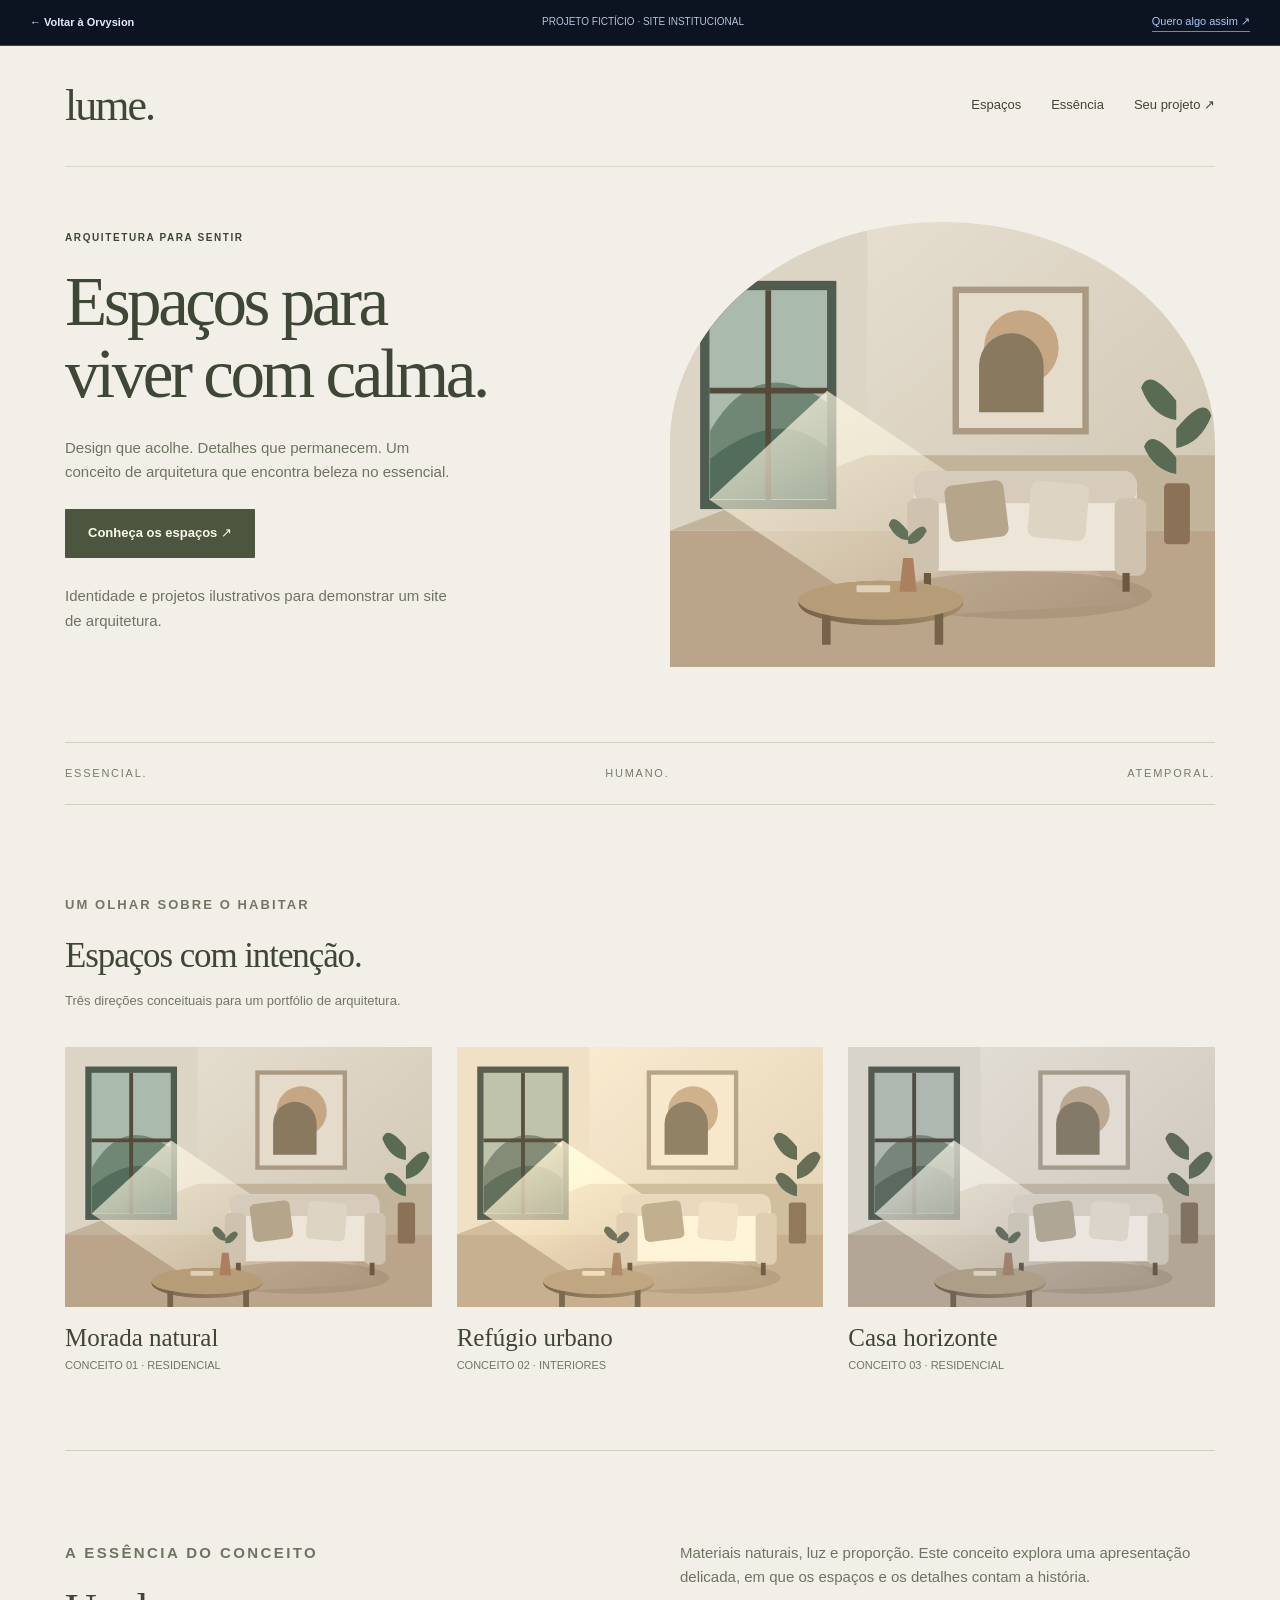
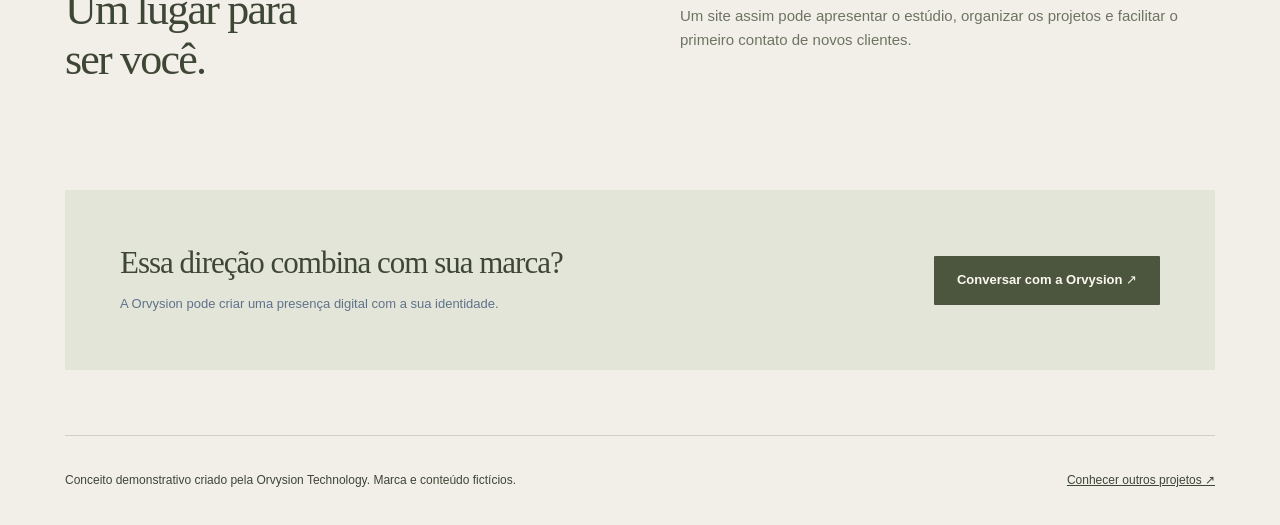
<file: projetos/lume.html>
<!DOCTYPE html><html lang="pt-BR"><head><meta charset="UTF-8"><meta name="viewport" content="width=device-width, initial-scale=1"><meta name="robots" content="noindex,follow"><title>Lume Arquitetura | Demonstração Orvysion</title><link rel="icon" href="../assets/favicon.svg" type="image/svg+xml"><link rel="stylesheet" href="demo.css"><script src="demo.js" defer></script></head><body class="lume" data-demo="lume"><div class="demo-bar"><a href="../index.html#projetos">← Voltar à Orvysion</a><span>PROJETO FICTÍCIO · SITE INSTITUCIONAL</span><a href="https://wa.me/5534992413197?text=Ol%C3%A1%2C%20Orvysion!%20Gostei%20da%20demonstra%C3%A7%C3%A3o%20Lume%20Arquitetura%20e%20quero%20conversar%20sobre%20um%20projeto%20parecido." target="_blank" rel="noopener noreferrer">Quero algo assim ↗</a></div><div class="demo-wrap"><header class="demo-nav"><a class="demo-logo" href="#inicio">lume.</a><nav aria-label="Navegação da demonstração"><a href="#espacos">Espaços</a><a href="#essencia">Essência</a><a href="#seu-projeto">Seu projeto ↗</a></nav></header><main id="inicio"><section class="lume-hero"><div><p class="demo-kicker">ARQUITETURA PARA SENTIR</p><h1>Espaços para<br>viver com calma.</h1><p>Design que acolhe. Detalhes que permanecem. Um conceito de arquitetura que encontra beleza no essencial.</p><a class="demo-button" href="#espacos">Conheça os espaços ↗</a><p class="demo-caption">Identidade e projetos ilustrativos para demonstrar um site de arquitetura.</p></div><img src="../assets/interior-lume.svg" width="760" height="620" alt="Ilustração arquitetônica de um ambiente acolhedor com tons naturais, sofá e luz entrando pela janela."></section><div class="lume-line"><span>ESSENCIAL.</span><span>HUMANO.</span><span>ATEMPORAL.</span></div><section id="espacos" class="demo-section"><p class="demo-kicker">UM OLHAR SOBRE O HABITAR</p><h2>Espaços com intenção.</h2><p>Três direções conceituais para um portfólio de arquitetura.</p><div class="lume-projects"><article><img src="../assets/interior-lume.svg" width="760" height="620" loading="lazy" alt="Conceito Morada natural: interior em tons de areia e madeira."><h3>Morada natural</h3><p>CONCEITO 01 · RESIDENCIAL</p></article><article><img src="../assets/interior-lume.svg" width="760" height="620" loading="lazy" alt="Variação visual do conceito de interior Refúgio urbano."><h3>Refúgio urbano</h3><p>CONCEITO 02 · INTERIORES</p></article><article><img src="../assets/interior-lume.svg" width="760" height="620" loading="lazy" alt="Variação visual do conceito de interior Casa horizonte."><h3>Casa horizonte</h3><p>CONCEITO 03 · RESIDENCIAL</p></article></div></section><section class="demo-section lume-approach" id="essencia"><div><p class="demo-kicker">A ESSÊNCIA DO CONCEITO</p><h2>Um lugar para<br>ser você.</h2></div><div><p>Materiais naturais, luz e proporção. Este conceito explora uma apresentação delicada, em que os espaços e os detalhes contam a história.</p><p>Um site assim pode apresentar o estúdio, organizar os projetos e facilitar o primeiro contato de novos clientes.</p></div></section><section class="demo-cta" id="seu-projeto"><div><h2>Essa direção combina com sua marca?</h2><p>A Orvysion pode criar uma presença digital com a sua identidade.</p></div><a class="demo-button" href="https://wa.me/5534992413197?text=Ol%C3%A1%2C%20Orvysion!%20Gostei%20do%20conceito%20Lume%20Arquitetura.%20Quero%20um%20or%C3%A7amento%20para%20meu%20projeto." target="_blank" rel="noopener noreferrer">Conversar com a Orvysion ↗</a></section></main><footer class="demo-footer"><p>Conceito demonstrativo criado pela Orvysion Technology. Marca e conteúdo fictícios.</p><a href="../index.html#projetos">Conhecer outros projetos ↗</a></footer></div></body></html>
</file>
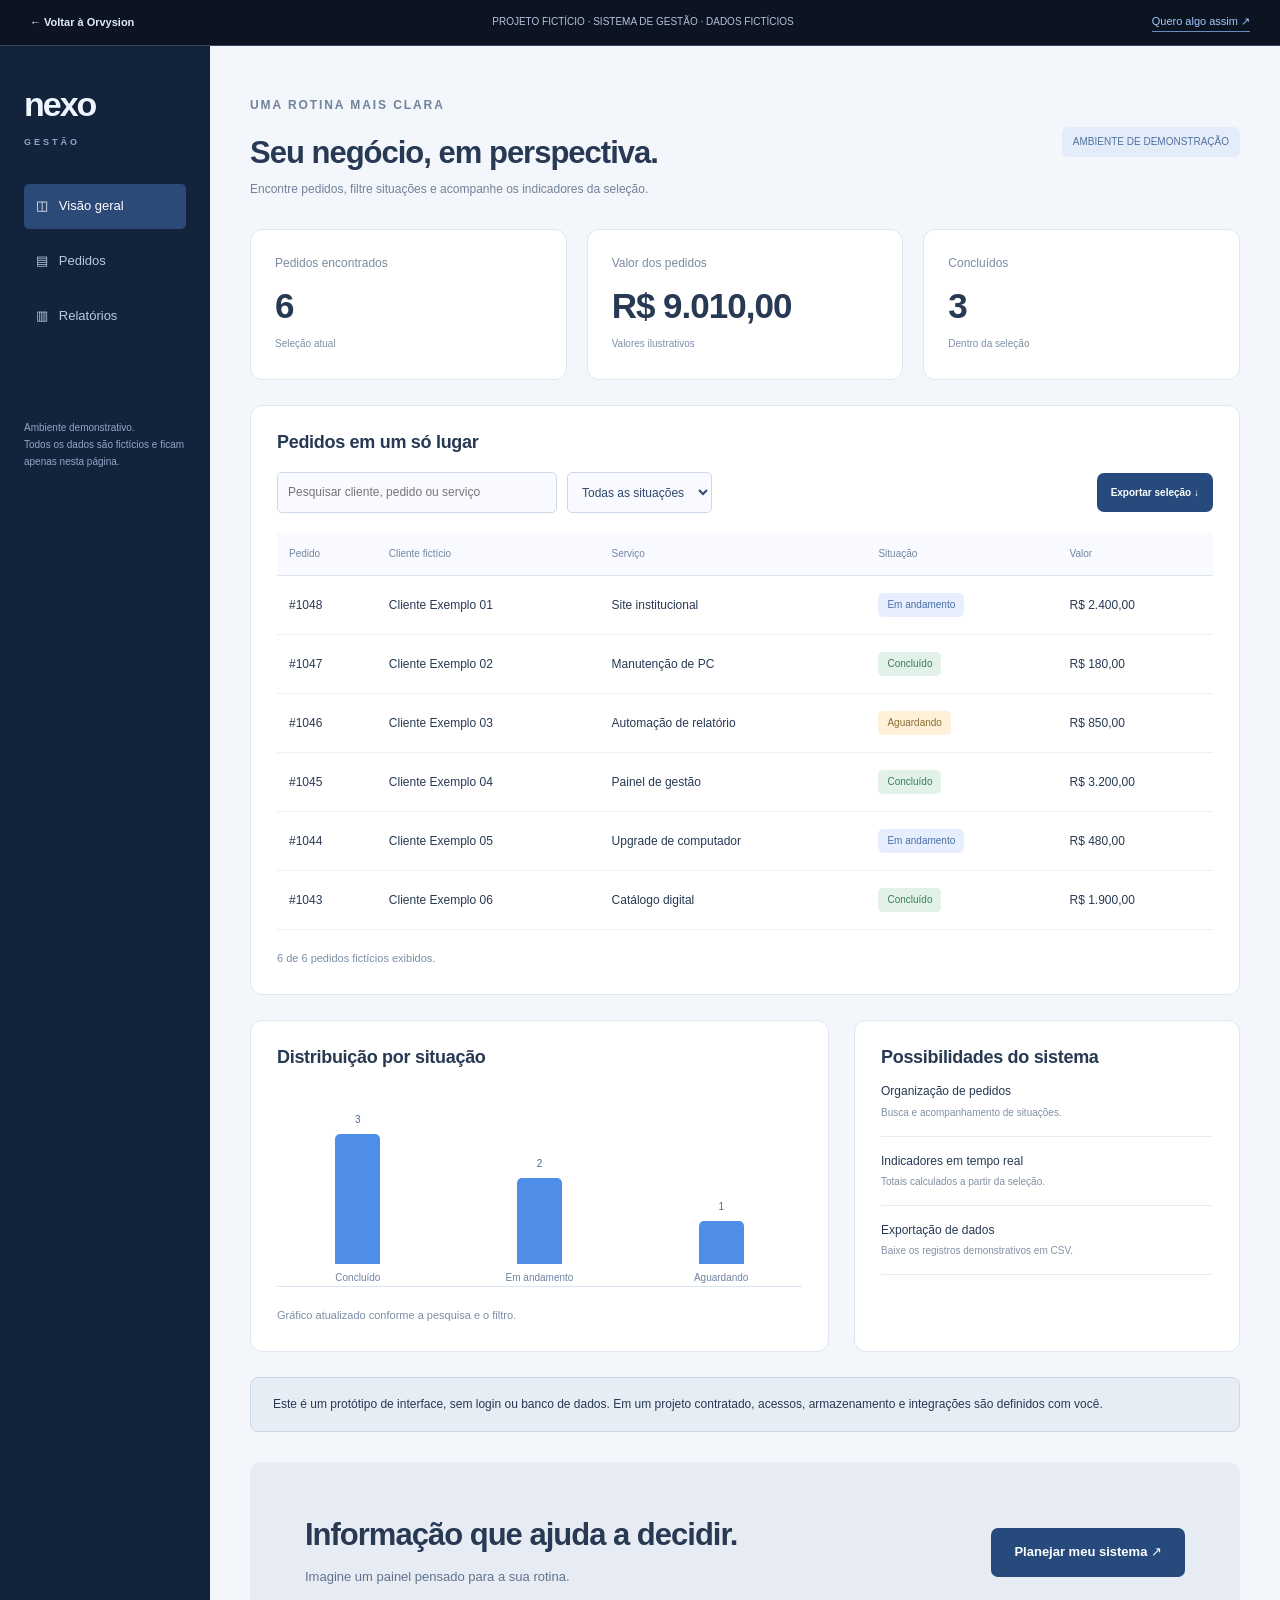
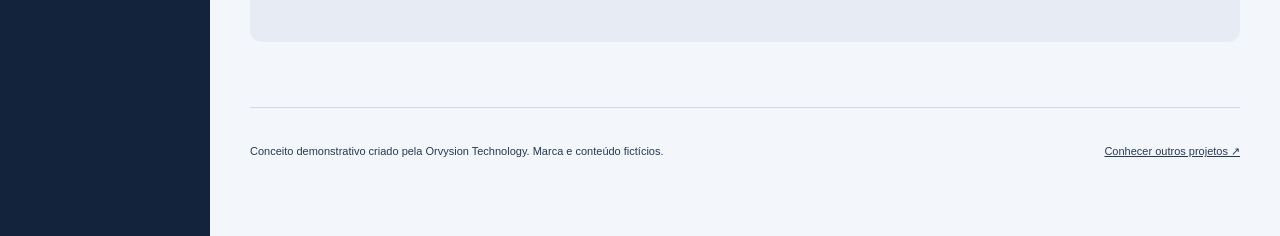
<file: projetos/nexo.html>
<!DOCTYPE html><html lang="pt-BR"><head><meta charset="UTF-8"><meta name="viewport" content="width=device-width, initial-scale=1"><meta name="robots" content="noindex,follow"><title>Nexo Gestão | Demonstração Orvysion</title><link rel="icon" href="../assets/favicon.svg" type="image/svg+xml"><link rel="stylesheet" href="demo.css"><script src="demo.js" defer></script></head><body class="nexo" data-demo="nexo"><div class="demo-bar"><a href="../index.html#projetos">← Voltar à Orvysion</a><span>PROJETO FICTÍCIO · SISTEMA DE GESTÃO · DADOS FICTÍCIOS</span><a href="https://wa.me/5534992413197?text=Ol%C3%A1%2C%20Orvysion!%20Gostei%20da%20demonstra%C3%A7%C3%A3o%20Nexo%20Gest%C3%A3o%20e%20quero%20conversar%20sobre%20um%20projeto%20parecido." target="_blank" rel="noopener noreferrer">Quero algo assim ↗</a></div><div class="dashboard-layout"><aside class="dashboard-sidebar"><a class="demo-logo" href="#visao-geral">nexo<small>GESTÃO</small></a><nav aria-label="Seções do painel"><a href="#visao-geral">◫ &nbsp; Visão geral</a><a href="#pedidos">▤ &nbsp; Pedidos</a><a href="#relatorios">▥ &nbsp; Relatórios</a></nav><p class="sidebar-note">Ambiente demonstrativo.<br>Todos os dados são fictícios e ficam apenas nesta página.</p></aside><main class="dashboard-main" id="visao-geral"><div class="dashboard-heading"><div><p class="demo-kicker">UMA ROTINA MAIS CLARA</p><h1>Seu negócio, em perspectiva.</h1><p>Encontre pedidos, filtre situações e acompanhe os indicadores da seleção.</p></div><span>AMBIENTE DE DEMONSTRAÇÃO</span></div><div class="metrics"><article class="metric"><p>Pedidos encontrados</p><strong id="metric-count">6</strong><small>Seleção atual</small></article><article class="metric"><p>Valor dos pedidos</p><strong id="metric-value">R$ 0,00</strong><small>Valores ilustrativos</small></article><article class="metric"><p>Concluídos</p><strong id="metric-done">0</strong><small>Dentro da seleção</small></article></div><section class="dashboard-card" id="pedidos"><h2>Pedidos em um só lugar</h2><div class="table-toolbar"><div class="table-filters"><label class="sr-only" for="order-search">Pesquisar pedidos</label><input type="search" id="order-search" placeholder="Pesquisar cliente, pedido ou serviço"><label class="sr-only" for="order-status">Situação do pedido</label><select id="order-status"><option value="all">Todas as situações</option><option value="Concluído">Concluído</option><option value="Em andamento">Em andamento</option><option value="Aguardando">Aguardando</option></select></div><button type="button" class="demo-button" id="export-orders">Exportar seleção ↓</button></div><div class="table-wrap"><table class="orders-table"><thead><tr><th scope="col">Pedido</th><th scope="col">Cliente fictício</th><th scope="col">Serviço</th><th scope="col">Situação</th><th scope="col">Valor</th></tr></thead><tbody id="order-rows"></tbody></table></div><p class="report-note" id="order-count" aria-live="polite"></p><noscript><p>Ative o JavaScript para explorar os dados demonstrativos.</p></noscript></section><div class="report-grid" id="relatorios"><section class="dashboard-card"><h2>Distribuição por situação</h2><div class="bar-chart" id="order-chart" role="img" aria-label="Distribuição dos pedidos fictícios"></div><p class="report-note">Gráfico atualizado conforme a pesquisa e o filtro.</p></section><section class="dashboard-card"><h2>Possibilidades do sistema</h2><div class="activity-item">Organização de pedidos<small>Busca e acompanhamento de situações.</small></div><div class="activity-item">Indicadores em tempo real<small>Totais calculados a partir da seleção.</small></div><div class="activity-item">Exportação de dados<small>Baixe os registros demonstrativos em CSV.</small></div></section></div><div class="notice">Este é um protótipo de interface, sem login ou banco de dados. Em um projeto contratado, acessos, armazenamento e integrações são definidos com você.</div><section class="demo-cta"><div><h2>Informação que ajuda a decidir.</h2><p>Imagine um painel pensado para a sua rotina.</p></div><a class="demo-button" href="https://wa.me/5534992413197?text=Ol%C3%A1%2C%20Orvysion!%20Gostei%20do%20conceito%20Nexo%20Gest%C3%A3o.%20Quero%20um%20or%C3%A7amento%20para%20meu%20projeto." target="_blank" rel="noopener noreferrer">Planejar meu sistema ↗</a></section><footer class="demo-footer"><p>Conceito demonstrativo criado pela Orvysion Technology. Marca e conteúdo fictícios.</p><a href="../index.html#projetos">Conhecer outros projetos ↗</a></footer></main></div></body></html>
</file>
<file: style.css>
/* Orvysion Technology — static, dependency-free storefront */
:root{color-scheme:dark;--bg:#0b1018;--surface:#111822;--surface-2:#151e2c;--line:#26303e;--ink:#f3f6fc;--muted:#a3afc2;--blue:#408cff;--blue-light:#89b6ff;--green:#3cdb95;--radius:20px;--font:"Inter","Segoe UI",Arial,sans-serif}
*{box-sizing:border-box}html{scroll-behavior:smooth;scroll-padding-top:100px}body{margin:0;background:var(--bg);color:var(--ink);font-family:var(--font);font-size:16px;line-height:1.65;-webkit-font-smoothing:antialiased}button,input,select,textarea{font:inherit}button,a,input,select,textarea{-webkit-tap-highlight-color:transparent}button,a{touch-action:manipulation}a{color:inherit;text-decoration:none}button{cursor:pointer}img{display:block;max-width:100%;height:auto}svg{width:21px;height:21px;fill:none;stroke:currentColor;stroke-width:1.7;stroke-linecap:round;stroke-linejoin:round;flex-shrink:0}h1,h2,h3,p{margin:0}h1,h2,h3{line-height:1.13;font-weight:650}h1,h2{letter-spacing:-.055em}h2{font-size:clamp(34px,3.7vw,49px)}h2 span{color:var(--muted)}h3{font-size:21px;letter-spacing:-.025em}p{color:var(--muted)}em{font-style:normal;color:var(--blue-light)}button:focus-visible,a:focus-visible,summary:focus-visible{outline:3px solid var(--blue-light);outline-offset:5px}input:focus,select:focus,textarea:focus{outline:2px solid var(--blue);outline-offset:2px}::selection{background:#2a5a9d;color:#fff}[hidden]{display:none!important}.container{width:min(1200px,calc(100% - 80px));margin-inline:auto}.section{padding:108px 0}.eyebrow{font-size:11px;line-height:1.5;letter-spacing:.15em;font-weight:650;color:var(--blue-light);display:flex;align-items:center;gap:10px;margin-bottom:22px}.status-dot{height:7px;width:7px;background:var(--green);border-radius:50%;display:inline-block;flex-shrink:0;box-shadow:0 0 0 4px #3cdb9511}.button{display:inline-flex;align-items:center;justify-content:center;gap:12px;min-height:53px;border:1px solid transparent;border-radius:8px;padding:14px 22px;background:var(--blue);color:#fff;font-size:14px;font-weight:650;line-height:1.35;transition:background .2s,transform .2s}.button:hover{background:#2477f4;transform:translateY(-2px)}.button-small{min-height:44px;padding:11px 17px;font-size:13px}.button-outline{background:transparent;border-color:#3d4c62}.button-outline:hover{background:#19283d;border-color:var(--blue)}.text-link{display:inline-flex;align-items:center;gap:12px;font-size:14px;font-weight:600}.text-link:hover{color:var(--blue-light)}.sr-only{position:absolute;width:1px;height:1px;padding:0;margin:-1px;overflow:hidden;clip:rect(0,0,0,0);white-space:nowrap;border:0}.skip-link{position:fixed;top:8px;left:15px;z-index:200;background:#fff;color:#000;padding:12px;transform:translateY(-150%)}.skip-link:focus{transform:translateY(0)}
/* Navigation */
.header{height:88px;border-bottom:1px solid #ffffff0b;position:relative;z-index:50;background:#0b1018f5}.nav{height:100%;display:flex;align-items:center;justify-content:space-between;gap:30px}.brand{display:inline-flex;align-items:center;gap:9px;flex-shrink:0}.brand>span{font-weight:750;font-size:29px;line-height:1.05;letter-spacing:-1.1px}.brand small{display:block;font-size:8px;font-weight:550;letter-spacing:4.1px;margin-left:3px;margin-top:6px}.nav-menu{display:flex;align-items:center;gap:32px}.nav-menu>a:not(.button){font-size:13px;color:#c2cad7}.nav-menu>a:hover{color:#fff}.menu-toggle{display:none;background:none;border:0;color:var(--ink);width:44px;height:44px}.menu-toggle span{display:block;width:22px;height:2px;background:currentColor;margin:6px auto;transition:transform .2s}
/* Hero */
.hero{position:relative;padding:65px 0 0;overflow:hidden;background:radial-gradient(ellipse at 88% 30%,#14294466,transparent 48%)}.hero-grid{display:grid;grid-template-columns:1.12fr 1fr;align-items:center;gap:70px;padding-bottom:80px}.hero-copy .eyebrow{font-size:10px;letter-spacing:.14em;margin-bottom:26px}.hero h1{font-size:clamp(45px,5.1vw,72px);line-height:1.035;font-weight:650;letter-spacing:-.057em}.hero h1 em{display:inline-block;position:relative;color:var(--blue-light)}.hero-copy>p{max-width:490px;margin-top:28px;font-size:16px;line-height:1.8}.hero-actions{display:flex;align-items:center;gap:22px;margin-top:32px;flex-wrap:wrap}.hero-actions .button{font-size:13px;padding-inline:18px}.hero-actions .text-link{font-size:12px}.hero-trust{display:flex;gap:20px;flex-wrap:wrap;margin-top:30px;color:#a6b3c4;font-size:11px}.hero-trust span{display:flex;align-items:center;gap:6px}.hero-trust svg{width:14px;height:14px;color:#85a2c8}.hero-visual{position:relative;padding:27px 0 10px}.orbit-label{position:absolute;top:0;right:10px;font-size:9px;color:#a7b6cb;letter-spacing:.13em;display:flex;align-items:center;gap:10px}.orbit-label span{width:30px;height:1px;background:#3b5171}.hero-photo{aspect-ratio:1.02/1;overflow:hidden;border-radius:22px;border:1px solid #4b638251;position:relative;background:#172538;box-shadow:0 20px 80px #0004}.hero-photo>img{width:100%;height:100%;object-fit:cover;object-position:50% 43%}.hero-photo:after{content:"";position:absolute;inset:55% 0 0;background:linear-gradient(transparent,#080c14ed)}.photo-caption{position:absolute;bottom:27px;left:27px;right:18px;z-index:1;display:flex;flex-direction:column;gap:6px}.photo-caption span{font-size:9px;letter-spacing:.16em;color:#b3d1ff}.photo-caption strong{font-size:16px;font-weight:500;letter-spacing:-.02em}.floating-tag{position:absolute;bottom:-14px;right:-18px;z-index:2;border:1px solid #384a66;border-radius:12px;padding:15px 20px 15px 14px;background:#111e30f5;display:flex;align-items:center;gap:12px;box-shadow:0 10px 40px #0005}.tag-icon{width:37px;height:37px;display:grid;place-items:center;background:#2a467166;border-radius:8px;color:#8bbcff}.floating-tag>span{font-size:12px;font-weight:600}.floating-tag small{display:block;font-weight:400;font-size:10px;color:#9aaecb}.visual-cross{position:absolute;top:56px;left:-30px;font-size:25px;color:#5c80af}.capability-strip{display:flex;align-items:center;justify-content:space-between;border-top:1px solid var(--line);padding-block:30px;gap:20px}.capability-strip>span{font-size:9px;letter-spacing:.08em;line-height:1.8;color:#73839a}.capability-strip strong{color:#9fafc3;font-weight:500}.capability-strip>div{display:flex;align-items:center;gap:11px;font-size:13px;font-weight:550;color:#b5c0d0}.capability-strip svg{color:#7394c4;width:20px}
/* Services */
.services{background:#0f151f;border-top:1px solid #1a2534}.section-heading{display:flex;justify-content:space-between;gap:50px;align-items:flex-end;margin-bottom:42px}.section-heading>.eyebrow{margin-bottom:20px}.section-heading>p,.section-heading>div:last-child:not(:first-child){max-width:330px;font-size:14px;line-height:1.8;margin-bottom:5px}.section-heading .eyebrow{margin-bottom:20px}.service-grid{display:grid;grid-template-columns:repeat(3,1fr);gap:18px}.service-card{padding:28px;border:1px solid var(--line);border-radius:var(--radius);background:#121a26;display:flex;flex-direction:column;transition:border-color .25s,transform .25s}.service-card:hover{border-color:#49617f;transform:translateY(-4px)}.service-top{display:flex;align-items:center;justify-content:space-between;gap:10px;margin-bottom:25px}.icon-box{width:43px;height:43px;border:1px solid #2e3d53;border-radius:10px;display:grid;place-items:center;background:#172335;color:#9cbff0}.icon-box svg{height:23px;width:23px}.service-index{font-size:12px;color:#71839c;font-variant-numeric:tabular-nums}.service-label{font-size:8px;letter-spacing:.08em;color:#a6caff;padding:5px 8px;background:#2265bb33;border-radius:4px;line-height:1.4}.service-label.subtle{background:transparent;padding:0;color:#91a4bf}.service-card h3{font-size:19px;margin-bottom:14px}.service-card>p{font-size:13px;line-height:1.8;min-height:70px}.service-card ul{list-style:none;padding:0;margin:18px 0 24px;font-size:12px;color:#acb9cb;line-height:2.15}.service-card li:before{content:"";width:4px;height:4px;border-radius:50%;background:#5f85b5;display:inline-block;margin-right:9px;vertical-align:3px}.service-card>a{display:flex;align-items:center;justify-content:space-between;gap:10px;margin-top:auto;border-top:1px solid #29374b;padding-top:18px;font-size:12px;font-weight:600;color:#dce8fa}.service-card>a svg{width:17px}.service-card>a:hover{color:#8fbdff}.service-featured{background:linear-gradient(150deg,#1c3151,#142136);border-color:#3c638f}.service-featured .icon-box{background:#315584;border-color:#5276a3;color:#d4e6ff}.section-note{font-size:11px;text-align:center;margin-top:25px;color:#8797ad}
/* Portfolio */
.projects{background:var(--bg)}.demo-note{display:flex;align-items:center;gap:7px;margin-top:15px;font-size:11px;color:#a8b9d0}.demo-note span{width:5px;height:5px;background:var(--blue-light);border-radius:50%;flex-shrink:0}.project-filters{display:flex;gap:9px;margin-bottom:28px;flex-wrap:wrap}.project-filters button{border:1px solid var(--line);border-radius:7px;background:transparent;color:#aab6c9;font-size:12px;padding:10px 16px;min-height:43px;display:flex;align-items:center;gap:10px}.project-filters button.active{background:#e9f1ff;border-color:#e9f1ff;color:#162234}.project-filters button:hover:not(.active){border-color:#8ab6ef;color:#fff}.project-filters span{font-size:9px;opacity:.65}.project-grid{display:grid;grid-template-columns:1fr 1fr;gap:35px 27px}.project-card{min-width:0}.project-image{display:block;position:relative;aspect-ratio:800/540;background:#172032;border-radius:13px;overflow:hidden;border:1px solid #273142}.project-image>img{width:100%;height:100%;object-fit:cover;transition:transform .45s}.project-image:hover>img{transform:scale(1.025)}.preview-pill{position:absolute;bottom:18px;right:18px;display:flex;gap:10px;align-items:center;background:#0b1018ed;border:1px solid #ffffff30;padding:9px 13px;border-radius:6px;font-size:10px;color:#e5ecf7}.preview-pill svg{width:16px;height:16px}.project-info{display:flex;justify-content:space-between;align-items:center;gap:15px;padding:20px 1px 0}.project-type{font-size:9px;letter-spacing:.12em;color:#8ea4c1}.project-info h3{margin:8px 0;font-size:21px}.project-info h3 a:hover{color:var(--blue-light)}.project-info p{font-size:12px}.round-link{height:39px;width:39px;display:grid;place-items:center;border:1px solid #334056;border-radius:50%;flex-shrink:0}.round-link:hover{background:#243959;border-color:#689ee4}.round-link svg{width:17px}.portfolio-bottom{display:flex;align-items:center;justify-content:space-between;gap:20px;border-top:1px solid var(--line);padding-top:29px;margin-top:40px}.portfolio-bottom p{font-size:12px}.portfolio-bottom .text-link{font-size:12px}
/* Automations */
.ai-section{background:#101a28;border-top:1px solid #25344a;border-bottom:1px solid #25344a;position:relative}.ai-layout{display:grid;grid-template-columns:1fr 1fr;gap:90px;align-items:center}.ai-copy>p:not(.eyebrow){font-size:15px;line-height:1.85;margin-top:25px}.ai-copy h2 span{color:#86b4fc}.ai-tags{display:flex;gap:8px;flex-wrap:wrap;margin:23px 0 28px}.ai-tags span{padding:5px 10px;border:1px solid #36465d;border-radius:5px;font-size:10px;color:#bacbe4}.ai-copy>small{display:block;margin-top:20px;max-width:360px;font-size:11px;color:#8c9eb9}.flow-preview{border:1px solid #32445f;background:#0d1521;border-radius:18px;padding:26px;box-shadow:0 22px 80px #0002}.flow-header{display:flex;gap:9px;align-items:center;font-size:8px;color:#a5b8d5;letter-spacing:.07em;margin-bottom:23px}.demo-label{font-size:7px;background:#1b2c44;color:#9ebbe4;border-radius:4px;padding:3px 6px;margin-left:auto}.flow-step{display:flex;align-items:center;gap:15px;padding:18px 14px;border:1px solid #293950;background:#131e2d;border-radius:9px}.flow-step-icon{height:36px;width:36px;display:grid;place-items:center;border:1px solid #344967;border-radius:8px;color:#b7cef0;flex-shrink:0}.flow-step-icon svg{width:19px}.flow-step small{font-size:8px;color:#8ea6c7;letter-spacing:.1em;display:block;margin-bottom:4px}.flow-step strong{font-size:13px;font-weight:550;display:block}.flow-step p{font-size:10px;margin-top:3px;color:#8e9fba}.flow-check{margin-left:auto;width:16px;height:16px;color:#7594bd}.flow-connector{height:23px;width:1px;background:#3e5d87;margin-left:32px;position:relative}.flow-connector:after{content:"";width:5px;height:5px;border-bottom:1px solid #6a94cc;border-right:1px solid #6a94cc;transform:rotate(45deg);position:absolute;bottom:5px;left:-2px}.flow-highlight{border-color:#4674b4;background:#1c3050}.flow-highlight .flow-step-icon{background:#2f5386;color:#d8e8ff}.flow-footnote{margin-top:20px;font-size:10px;text-align:center;color:#879cba}
/* About and process */
.about-grid{display:grid;grid-template-columns:.9fr 1fr;gap:95px;align-items:center}.workbench{position:relative;border-radius:18px;overflow:hidden;height:540px;background:#352d25}.workbench>img{height:100%;width:100%;object-fit:cover;object-position:center 60%}.workbench:after{content:"";position:absolute;inset:45% 0 0;background:linear-gradient(transparent,#0b1018e6)}.workbench-caption{position:absolute;z-index:1;bottom:29px;left:30px;display:flex;align-items:center;gap:17px}.workbench-caption svg{width:30px;height:30px;color:#b6d2ff}.workbench-caption span{font-size:14px;line-height:1.45}.workbench-caption strong{font-size:26px;letter-spacing:-.04em;font-weight:550}.about-copy .lead{color:#e0e7f4;font-size:17px;margin-top:27px;line-height:1.55}.about-copy>p:not(.eyebrow):not(.lead):not(.location){font-size:13px;margin-top:17px;line-height:1.85}.about-points{display:flex;flex-direction:column;gap:9px;margin:24px 0;font-size:12px;color:#c3cfe1}.about-points span{display:flex;align-items:center;gap:8px}.about-points svg{width:16px;color:#78a5df}.signature{border-top:1px solid var(--line);padding-top:20px}.signature strong{font-weight:600;font-size:14px;display:block}.signature span{font-size:11px;color:#8e9eb5}.location{font-size:10px;margin-top:17px;display:flex;align-items:center;gap:6px}.location svg{width:14px;height:14px}.process{padding-top:25px;padding-bottom:95px}.process .section-heading{margin-bottom:37px}.process h2{font-size:38px}.process-grid{display:grid;grid-template-columns:repeat(4,1fr);gap:30px}.process-grid article{border-top:1px solid #3a4c66;padding-top:22px}.process-grid article>span{display:block;color:#80a9df;font-size:12px;letter-spacing:.1em;margin-bottom:25px}.process-grid h3{font-size:16px;margin-bottom:12px;line-height:1.5}.process-grid p{font-size:12px;line-height:1.8}
/* Partners — fictional showcase */
.partners{border-top:1px solid #1e2a3b;background:radial-gradient(ellipse at 90% 0,#16274155,transparent 50%),var(--bg)}.partners .section-heading{margin-bottom:25px}.partners-disclosure{font-size:12px;line-height:1.8;max-width:850px;margin-bottom:30px;color:#a6b6cc}.partner-grid{display:grid;grid-template-columns:repeat(3,minmax(0,1fr));gap:18px}.partner-card{--partner-accent:#91b7ef;display:flex;flex-direction:column;min-width:0;padding:27px;border:1px solid var(--line);border-radius:16px;background:#121a26;transition:border-color .2s,transform .2s}.partner-card:hover{border-color:#4b6080;transform:translateY(-3px)}.partner-identity{display:flex;align-items:center;gap:15px;min-height:60px}.partner-mark{display:grid;place-items:center;width:52px;height:52px;border-radius:13px;border:1px solid #34445b;background:#1b283c;color:var(--partner-accent);flex-shrink:0}.partner-mark svg{height:31px;width:31px;stroke-width:1.6}.partner-identity h3{font-size:24px;font-weight:650;letter-spacing:-.04em}.partner-identity>div>span{display:block;font-size:8px;letter-spacing:.1em;color:var(--partner-accent);margin-top:7px;line-height:1.6}.partner-card>p{font-size:13px;line-height:1.8;margin:24px 0;flex:1}.partner-meta{border-top:1px solid #273447;padding-top:18px;display:flex;align-items:center;justify-content:space-between;gap:12px;flex-wrap:wrap}.partner-meta>span{font-size:11px;color:#c4d1e2}.partner-meta small{font-size:8px;color:#a6b6cc;letter-spacing:.06em;line-height:1.6}.partner-hardware{--partner-accent:#a0c2ff}.partner-cloud{--partner-accent:#8fd6e8}.partner-design{--partner-accent:#d0afea}.partner-code{--partner-accent:#99d5ba}.partner-ai{--partner-accent:#b2b7ff}.partner-network{--partner-accent:#dfc194}.partner-invite{display:flex;justify-content:space-between;align-items:center;gap:30px;border-top:1px solid #2b384b;padding-top:30px;margin-top:35px}.partner-invite h3{font-size:20px}.partner-invite p{font-size:13px;margin-top:10px}.partner-invite .button{flex-shrink:0}
@media(max-width:1000px){.partner-grid{grid-template-columns:repeat(2,minmax(0,1fr))}}
@media(max-width:680px){.partner-grid{grid-template-columns:1fr;gap:14px}.partner-card{padding:25px}.partner-invite{align-items:flex-start;flex-direction:column;gap:22px}.partner-invite h3{font-size:21px;line-height:1.3}.partners-disclosure{font-size:11px}.partner-invite .button{width:100%}.partner-identity h3{font-size:25px}}
/* FAQ */
.faq{background:#0f151f;border-top:1px solid #1e2a3b;border-bottom:1px solid #1e2a3b}.faq-grid{display:grid;grid-template-columns:.65fr 1fr;gap:100px}.faq-grid>div>p:not(.eyebrow){margin:25px 0;font-size:13px;max-width:290px}.faq-grid .text-link{font-size:12px}.faq-list details{border-bottom:1px solid #2b3749}.faq-list details:first-child{border-top:1px solid #2b3749}.faq-list summary{list-style:none;cursor:pointer;display:flex;align-items:center;justify-content:space-between;gap:20px;font-size:14px;font-weight:550;padding:21px 0;min-height:65px}.faq-list summary::-webkit-details-marker{display:none}.faq-list summary>span{color:#94b3dd;font-size:22px;font-weight:400;transition:transform .2s}.faq-list details[open] summary>span{transform:rotate(45deg)}.faq-list details p{font-size:13px;line-height:1.85;padding:0 30px 24px 0}
/* Contact */
.contact{padding:95px 0}.contact-panel{background:radial-gradient(ellipse at 0 0,#1a3659,transparent 60%),#121d2d;border:1px solid #314560;border-radius:23px;padding:55px;display:grid;grid-template-columns:1fr .95fr;gap:75px;align-items:center}.contact-copy h2{font-size:clamp(32px,3.5vw,45px);line-height:1.14}.contact-copy>p:not(.eyebrow):not(.contact-location){font-size:14px;line-height:1.9;margin-top:25px;max-width:370px}.contact-phone{display:flex;gap:14px;align-items:center;margin-top:35px}.contact-phone>span{height:48px;width:48px;border-radius:12px;background:#1f4d42;color:#76e5b4;display:grid;place-items:center}.contact-phone>span svg{height:27px;width:27px}.contact-phone small{font-size:8px;letter-spacing:.11em;color:#9ab0cd;display:block}.contact-phone strong{font-size:22px;letter-spacing:-.03em;font-weight:550}.contact-phone>svg{width:17px;color:#9fb9e0;margin-left:5px}.contact-location{font-size:11px;margin-top:25px}.quote-form{border:1px solid #31445f;background:#101b2b;border-radius:15px;padding:29px}.quote-form h3{font-size:20px}.quote-form>p{font-size:11px;margin:8px 0 22px}.quote-form label{font-size:11px;font-weight:550;display:block;margin:17px 0 7px;color:#d4deed}.quote-form label span{font-weight:400;color:#889db9}.quote-form input,.quote-form select,.quote-form textarea{width:100%;background:#0e1724;border:1px solid #34455e;border-radius:6px;padding:11px 12px;color:#ebf1fa;font-size:12px;min-height:43px}.quote-form textarea{resize:vertical;min-height:92px}.quote-form input::placeholder,.quote-form textarea::placeholder{color:#8597b2;opacity:1}.quote-form option{background:#0e1724;color:#fff}.quote-form .button{width:100%;font-size:12px;margin-top:18px;justify-content:space-between}.quote-form .button svg{width:18px}.form-note{display:block;color:#92a6c1;font-size:9px;line-height:1.7;margin-top:13px}
/* Footer and dialogs */
.footer{border-top:1px solid var(--line);padding:42px 0 27px}.footer-top{display:flex;align-items:center;gap:45px;padding-bottom:35px}.footer-top p{font-size:11px}.footer-top>a:last-child{margin-left:auto;display:flex;align-items:center;gap:12px;font-size:12px}.footer-bottom{border-top:1px solid #1e2939;padding-top:24px;display:flex;align-items:center;gap:25px;font-size:10px;color:#8999b0}.footer-bottom p{font-size:10px;margin-right:auto}.privacy-button{background:transparent;border:0;padding:0;color:inherit;font-size:10px}.floating-whatsapp{position:fixed;right:24px;bottom:24px;z-index:40;background:#2bcb86;color:#052b1c;width:54px;height:54px;display:flex;align-items:center;justify-content:center;gap:12px;border-radius:50%;box-shadow:0 7px 25px #0007;transition:background .2s}.floating-whatsapp>svg{height:28px;width:28px}.floating-whatsapp>span{display:none;position:absolute;right:66px;background:#16332b;color:#c7f6e1;white-space:nowrap;border:1px solid #34604c;padding:7px 12px;border-radius:6px;font-size:11px}.floating-whatsapp:hover{background:#68e9af}.floating-whatsapp:hover>span,.floating-whatsapp:focus-visible>span{display:block}dialog{background:#111c2b;color:var(--ink);border:1px solid #436087;border-radius:18px;width:min(540px,calc(100% - 36px));max-height:85vh;padding:0}dialog::backdrop{background:#030812cc;backdrop-filter:blur(5px)}.dialog-content{padding:35px;position:relative}.dialog-content h2{font-size:30px;margin-bottom:23px}.dialog-content p:not(.eyebrow){font-size:14px;margin-top:17px}.dialog-content p a{color:#a3c8ff;text-decoration:underline}.dialog-close{position:absolute;right:10px;top:7px;background:transparent;color:#b9cce7;border:0;font-size:30px;width:44px;height:44px}
@media(min-width:1500px){.hero-grid{gap:100px}.hero{padding-top:80px}.hero h1{font-size:78px}.hero-grid{padding-bottom:90px}}
@media(max-width:1100px){.container{width:calc(100% - 56px)}.hero-grid{gap:40px}.hero h1{font-size:58px}.hero-actions{gap:15px}.hero-trust{gap:10px}.nav-menu{gap:22px}.service-card{padding:23px}.service-card h3{font-size:17px}.service-card>p{min-height:70px}.ai-layout{gap:45px}.about-grid{gap:50px}.contact-panel{gap:35px;padding:36px}.contact-copy h2{font-size:36px}.faq-grid{gap:60px}.capability-strip>div{font-size:11px;gap:7px}}
@media(max-width:850px){.container{width:calc(100% - 42px)}.header{height:78px}.brand>span{font-size:25px}.brand img{height:36px;width:36px}.brand small{font-size:7px;letter-spacing:3.6px}.nav-menu{gap:17px}.nav-menu>a:not(.button){font-size:11px}.nav-menu .button-small{font-size:11px;padding-inline:12px}.hero-grid{gap:30px}.hero h1{font-size:48px}.hero-copy>p{font-size:14px}.hero .eyebrow{font-size:8px}.hero-photo{aspect-ratio:.9}.photo-caption{left:17px;bottom:23px}.photo-caption strong{font-size:12px}.floating-tag{right:-8px;padding:10px}.floating-tag>span{font-size:10px}.hero-actions .text-link{font-size:12px}.hero-trust{font-size:10px}.orbit-label{font-size:7px}.visual-cross{display:none}.section{padding:78px 0}.service-grid{grid-template-columns:1fr 1fr}.service-card h3{font-size:19px}.service-card>p{min-height:50px}.capability-strip>span{display:none}.section-heading{gap:30px}.section-heading>p,.section-heading>div:last-child:not(:first-child){max-width:260px;font-size:12px}.project-info h3{font-size:18px}.project-info p{font-size:11px}.ai-layout{gap:27px}.ai-copy h2,.about-copy h2{font-size:34px}.ai-copy>p:not(.eyebrow){font-size:13px}.flow-preview{padding:16px}.flow-header{font-size:6px;gap:7px}.flow-step{gap:10px;padding:15px 10px}.flow-step strong{font-size:11px}.flow-check{display:none}.about-grid{gap:35px}.workbench{height:530px}.about-copy>p:not(.eyebrow):not(.lead):not(.location){font-size:12px}.about-copy .lead{font-size:15px}.about-points{font-size:10px}.location{font-size:9px}.process{padding-top:10px}.process-grid{gap:20px}.process-grid h3{font-size:14px}.process-grid p{font-size:11px}.faq-grid{gap:40px;grid-template-columns:.65fr 1fr}.faq-list summary{font-size:12px}.faq-list details p{font-size:12px}.contact-panel{padding:30px;gap:25px}.contact-copy h2{font-size:31px}.contact-copy>p:not(.eyebrow):not(.contact-location){font-size:12px}.quote-form{padding:22px}.quote-form h3{font-size:17px}.contact-phone strong{font-size:18px}.contact-phone{gap:10px}}
@media(max-width:680px){html{scroll-padding-top:20px}.container{width:calc(100% - 40px)}.header{height:74px}.nav{gap:15px}.menu-toggle{display:block}.nav-menu{position:absolute;top:73px;left:0;right:0;background:#101a28;border-bottom:1px solid #33445b;padding:15px 20px 24px;display:none;flex-direction:column;align-items:stretch;gap:5px;box-shadow:0 15px 40px #0005}.nav-menu.is-open{display:flex}.nav-menu>a:not(.button){padding:13px 5px;font-size:15px;min-height:46px}.nav-menu .button{margin-top:7px;font-size:14px}.menu-toggle[aria-expanded="true"] span:first-child{transform:translateY(4px) rotate(45deg)}.menu-toggle[aria-expanded="true"] span:last-child{transform:translateY(-4px) rotate(-45deg)}.hero{padding-top:40px}.hero-grid{grid-template-columns:1fr;gap:33px;padding-bottom:50px}.hero h1{font-size:clamp(43px,11.6vw,68px);letter-spacing:-.055em}.hero-copy .eyebrow{font-size:9px;margin-bottom:23px}.hero-copy>p{font-size:14px;margin-top:23px;max-width:460px}.hero-actions{gap:18px;margin-top:25px}.hero-actions .button{font-size:12px}.hero-trust{font-size:9px;gap:15px;margin-top:23px}.hero-visual{margin-inline:4px;padding-top:25px}.hero-photo{aspect-ratio:1.13;max-height:510px}.hero-photo>img{object-position:center 43%}.orbit-label{font-size:8px}.photo-caption{left:20px;bottom:27px}.photo-caption strong{font-size:14px}.floating-tag{right:10px;bottom:-13px;padding:10px 15px}.floating-tag>span{font-size:11px}.floating-tag small{font-size:9px}.capability-strip{display:grid;grid-template-columns:1fr 1fr;gap:22px;padding-block:26px}.capability-strip>div{font-size:11px;gap:10px}.capability-strip>div:nth-child(odd){justify-content:flex-end}.section{padding:64px 0}.eyebrow{font-size:9px;margin-bottom:19px}h2{font-size:36px}.section-heading{flex-direction:column;align-items:flex-start;gap:20px;margin-bottom:30px}.section-heading>p,.section-heading>div:last-child:not(:first-child){max-width:400px;font-size:13px;margin:0}.service-grid{grid-template-columns:1fr;gap:14px}.service-card{padding:26px}.service-card h3{font-size:21px}.service-card>p{font-size:13px;min-height:0}.service-top{margin-bottom:21px}.service-card ul{font-size:12px;line-height:2}.service-card>a{font-size:12px}.section-note{font-size:10px;text-align:left;margin-top:20px}.project-filters{gap:7px;margin-top:25px}.project-filters button{padding:8px 12px;font-size:10px}.project-grid{grid-template-columns:1fr;gap:30px}.project-info{padding-top:16px}.project-info h3{font-size:21px}.project-info p{font-size:12px}.project-type{font-size:8px}.portfolio-bottom{align-items:flex-start;flex-direction:column;gap:12px;margin-top:30px}.ai-layout{grid-template-columns:1fr;gap:35px}.ai-copy h2{font-size:37px}.ai-copy>p:not(.eyebrow){font-size:14px}.ai-copy .button{font-size:12px}.ai-copy>small{font-size:10px}.flow-preview{padding:23px}.flow-header{font-size:7px}.flow-step strong{font-size:12px}.flow-step p{font-size:10px}.flow-check{display:block}.about-grid{grid-template-columns:1fr;gap:35px}.workbench{height:365px}.workbench>img{object-position:50% 62%}.workbench-caption strong{font-size:26px}.about-copy h2{font-size:36px}.about-copy .lead{font-size:17px}.about-copy>p:not(.eyebrow):not(.lead):not(.location){font-size:13px}.about-points{font-size:12px}.location{font-size:10px}.process{padding-top:10px}.process h2{font-size:34px}.process-grid{grid-template-columns:1fr 1fr;gap:27px 20px}.process-grid h3{font-size:15px}.process-grid p{font-size:12px}.process-grid article>span{margin-bottom:15px}.faq-grid{grid-template-columns:1fr;gap:30px}.faq-grid>div>p:not(.eyebrow){font-size:13px;margin:20px 0}.faq-list summary{font-size:14px}.faq-list details p{font-size:13px}.contact{padding:60px 0}.contact-panel{padding:27px 20px;border-radius:18px;grid-template-columns:1fr;gap:30px}.contact-copy h2{font-size:35px}.contact-copy>p:not(.eyebrow):not(.contact-location){font-size:13px}.contact-phone strong{font-size:23px}.contact-phone{margin-top:25px}.contact-location{font-size:10px}.quote-form{padding:23px 18px}.quote-form h3{font-size:19px}.quote-form input,.quote-form select,.quote-form textarea{font-size:16px}.quote-form label{font-size:12px}.quote-form input::placeholder,.quote-form textarea::placeholder{font-size:12px}.quote-form .button{font-size:11px;gap:6px}.quote-form>p{font-size:10px}.footer{padding-top:30px}.footer-top{gap:20px;flex-wrap:wrap}.footer-top p{margin-left:auto;font-size:10px}.footer-top>a:last-child{margin:0;flex-basis:100%;font-size:12px}.footer-bottom{flex-wrap:wrap;gap:18px;padding-bottom:45px}.footer-bottom p{flex-basis:100%;font-size:9px}.footer-bottom button,.footer-bottom>a{font-size:10px}.floating-whatsapp{right:16px;bottom:16px;height:50px;width:50px}.floating-whatsapp span{display:none!important}.dialog-content{padding:30px 24px}.dialog-content p:not(.eyebrow){font-size:13px}}
@media(max-width:360px){.container{width:calc(100% - 30px)}.hero h1{font-size:42px}.hero-trust{gap:7px;font-size:8px}.hero-actions .button{font-size:11px;width:100%}.project-filters button{font-size:9px;padding-inline:9px}.contact-copy h2{font-size:30px}.contact-phone strong{font-size:20px}.quote-form{padding:20px 13px}.quote-form .button{font-size:10px}.flow-header{font-size:6px}}
@media(prefers-reduced-motion:reduce){html{scroll-behavior:auto}*,*:before,*:after{animation:none!important;transition:none!important}}

/* Catalogue entry point */
.catalog-teaser{background:#101924;border-bottom:1px solid #25344a}.catalog-all{margin-top:18px;font-size:12px;color:#a5caff}.catalog-preview-grid{display:grid;grid-template-columns:repeat(3,minmax(0,1fr));gap:22px}.catalog-preview-card{display:block;background:#131f30;border:1px solid #33445d;border-radius:14px;overflow:hidden;transition:border-color .2s,transform .2s}.catalog-preview-card:hover{border-color:#719ed8;transform:translateY(-3px)}.catalog-preview-card>img{width:100%;aspect-ratio:4/3;object-fit:contain;background:#e9eef5}.catalog-preview-card>div{padding:22px}.catalog-preview-card>div>span{font-size:8px;letter-spacing:.1em;color:#9fbbdf}.catalog-preview-card h3{display:flex;align-items:center;justify-content:space-between;gap:15px;font-size:18px;line-height:1.3;margin-top:10px}.catalog-preview-card h3 svg{width:17px;height:17px;color:#9dbfee}.catalog-preview-card p{font-size:11px;margin-top:10px}.catalog-teaser-note{font-size:10px;margin-top:23px;color:#9cadc6}
@media(max-width:900px){.menu-toggle{display:block}.nav{gap:20px}.nav-menu{position:absolute;top:100%;left:0;right:0;background:#101a28;border-bottom:1px solid #33445b;padding:15px 20px 24px;display:none;flex-direction:column;align-items:stretch;gap:5px;box-shadow:0 15px 40px #0005}.nav-menu.is-open{display:flex}.nav-menu>a:not(.button){padding:13px 5px;font-size:15px;min-height:46px}.nav-menu .button{margin-top:7px;font-size:14px}.menu-toggle[aria-expanded="true"] span:first-child{transform:translateY(4px) rotate(45deg)}.menu-toggle[aria-expanded="true"] span:last-child{transform:translateY(-4px) rotate(-45deg)}.catalog-preview-grid{gap:15px}.catalog-preview-card>div{padding:18px}.catalog-preview-card h3{font-size:16px}}
@media(max-width:680px){.catalog-preview-grid{grid-template-columns:1fr;gap:22px}.catalog-preview-card>div{padding:23px}.catalog-preview-card h3{font-size:22px}.catalog-preview-card p{font-size:12px}.catalog-preview-card>div>span{font-size:9px}.catalog-teaser-note{font-size:10px}}


/* Redes sociais da Orvysion */
.instagram-link{display:inline-flex;align-items:center;gap:10px;min-height:44px;padding:9px 13px;border:1px solid #41516b;border-radius:9px;color:#e3eaff;font-size:12px;line-height:1.4;transition:background .2s,border-color .2s}
.instagram-link:hover{background:#1e2a40;border-color:#91b4f0}.instagram-link>svg{width:19px;height:19px;color:#a9c7ff}.instagram-link>svg:last-child{width:15px;height:15px}
.contact-instagram{margin-top:20px;padding:13px 16px;gap:14px}.contact-instagram>svg:first-child{width:25px;height:25px}.contact-instagram span{display:flex;flex-direction:column;gap:4px}.contact-instagram small{font-size:8px;letter-spacing:.1em;color:#adc1df}.contact-instagram strong{font-size:16px;font-weight:550}.contact-instagram>svg:last-child{margin-left:12px}
.footer-socials{margin-left:auto;display:flex;align-items:center;gap:24px}.footer-socials>a:not(.instagram-link){display:flex;align-items:center;gap:12px;font-size:12px;min-height:44px}
@media(max-width:900px){.footer-top{flex-wrap:wrap;gap:24px}.footer-socials{flex-basis:100%;margin-left:0;flex-wrap:wrap;gap:14px 24px}}
@media(max-width:680px){.contact-instagram{max-width:100%;gap:10px}.contact-instagram strong{font-size:15px}.contact-instagram>svg:last-child{margin-left:4px}}
</file>
<file: catalogo.css>
/* Orvysion product catalogue */
.catalog-page{--catalog-ink:#172337;--catalog-muted:#5a687b;--catalog-blue:#185ed2}
.catalog-page .button{background:var(--catalog-blue)}
.catalog-page .button:hover{background:#1249a5}
.catalog-page .button-outline{background:transparent}
.catalog-page .nav-menu a[aria-current="page"]{color:#9dc4ff}
.catalog-breadcrumb{display:flex;align-items:center;gap:10px;padding-top:27px;font-size:11px;color:#91a2ba}
.catalog-breadcrumb a:hover{color:#fff}
.catalog-hero{padding:34px 0 60px;background:radial-gradient(ellipse at 82% 15%,#19355888,transparent 58%)}
.catalog-hero-grid{display:grid;grid-template-columns:1.03fr 1fr;gap:85px;align-items:center}
.catalog-hero h1{font-size:clamp(42px,4.7vw,65px);line-height:1.08;max-width:590px}
.catalog-hero h1 span{color:#9cc4ff}
.catalog-hero-copy>p:not(.eyebrow){max-width:475px;font-size:15px;line-height:1.85;margin-top:23px}
.catalog-hero-actions{display:flex;gap:22px;flex-wrap:wrap;align-items:center;margin-top:28px}
.catalog-hero-actions .text-link{font-size:12px}
.catalog-hero-note{display:flex;align-items:center;gap:9px;font-size:11px;color:#a9bad2;margin-top:23px}
.catalog-hero-note svg{width:16px;height:16px;color:#80aeea}
.catalog-showcase{margin:0;position:relative;border-radius:20px;background:#e9eef5;overflow:hidden;border:1px solid #31445c}
.catalog-showcase img{width:100%;aspect-ratio:4/3;object-fit:contain}
.catalog-showcase figcaption{background:#121d2c;padding:19px 24px;display:flex;justify-content:space-between;align-items:center;gap:20px}
.catalog-showcase figcaption strong{font-size:15px;font-weight:550;letter-spacing:-.02em}
.catalog-showcase figcaption span{font-size:9px;letter-spacing:.07em;color:#9fb6d4}
.catalog-showcase-label{position:absolute;left:19px;top:18px;padding:6px 10px;border:1px solid #aabbd1;background:#f4f7facf;border-radius:5px;color:#30496c;font-size:9px;font-weight:650;letter-spacing:.09em}
.catalog-benefits{border-top:1px solid #2a374b;padding:22px 0;background:#111b29}
.catalog-benefits .container{display:flex;justify-content:space-between;gap:20px}
.catalog-benefits span{display:flex;align-items:center;gap:10px;font-size:12px;color:#bfcce0}
.catalog-benefits svg{width:18px;height:18px;color:#8cb7f0}
.catalog-products{color-scheme:light;color:var(--catalog-ink);background:#f3f5f8;padding:65px 0 76px;scroll-margin-top:20px}
.catalog-products h2{font-size:38px;letter-spacing:-.045em}
.catalog-products .eyebrow{color:#345f9d;margin-bottom:12px}
.catalog-products p{color:var(--catalog-muted)}
.catalog-heading{display:flex;align-items:flex-end;justify-content:space-between;gap:35px;margin-bottom:28px}
.catalog-heading>p{max-width:365px;font-size:12px;line-height:1.8}
.catalog-tools{margin-bottom:25px}
.catalog-search-row{display:flex;align-items:flex-end;gap:18px;margin-bottom:24px}
.catalog-search-wrap{flex:1;max-width:680px}
.catalog-search-wrap>label,.catalog-sort>label{display:block;font-size:11px;font-weight:650;margin-bottom:8px;color:#334862}
.catalog-search{display:flex;align-items:center;gap:12px;background:#fff;border:1px solid #cbd4e0;border-radius:8px;padding:0 15px;min-height:50px}
.catalog-search:focus-within{outline:2px solid #2569c9;outline-offset:2px}
.catalog-search>svg{width:19px;height:19px;flex-shrink:0;color:#6b7f9b}
.catalog-search input{width:100%;min-width:0;background:transparent;border:0;color:#1b2c45;font-size:14px;outline:0;padding:13px 0}
.catalog-search input:focus{outline:0}
.catalog-search input::placeholder{color:#687990}
.catalog-search button{background:transparent;border:0;color:#50647f;width:30px;height:36px;flex-shrink:0;display:grid;place-items:center}
.catalog-search button svg{width:16px;height:16px}
.catalog-sort{margin-left:auto;min-width:185px}
.catalog-sort select{width:100%;height:50px;padding:0 30px 0 12px;border:1px solid #cbd4e0;background:#fff;border-radius:8px;font-size:12px;color:#334862}
.catalog-filters{display:flex;flex-wrap:wrap;gap:9px}
.catalog-filters button{display:flex;align-items:center;gap:8px;border:1px solid #ccd5e1;border-radius:6px;background:transparent;min-height:40px;padding:9px 13px;color:#40536e;font-size:12px;font-weight:550;transition:background .15s,border-color .15s,color .15s}
.catalog-filters button>span{font-size:10px;opacity:.8}
.catalog-filters button:hover{border-color:#7397c7;background:#e9eef7}
.catalog-filters button[aria-pressed="true"]{color:#fff;background:#192b44;border-color:#192b44}
.catalog-result-row{display:flex;justify-content:space-between;gap:20px;align-items:center;border-top:1px solid #d6dee8;padding-top:22px;margin-bottom:22px;font-size:11px}
.catalog-result-row p{color:#52647d}
.catalog-reset{border:0;background:transparent;color:#1858b9;text-decoration:underline;text-underline-offset:3px;font-size:11px;min-height:28px}
.catalog-grid{display:grid;grid-template-columns:repeat(3,minmax(0,1fr));gap:23px;align-items:start}
.product-card{min-width:0;border:1px solid #d7dfe9;border-radius:12px;overflow:hidden;background:#fff;transition:border-color .2s,box-shadow .2s}
.product-card:hover{border-color:#9cb3d2;box-shadow:0 8px 24px #172d4e0b}
.product-visual{margin:0;position:relative;overflow:hidden;background:#e9eef5;border-bottom:1px solid #e0e6ed}
.product-visual img{width:100%;aspect-ratio:4/3;object-fit:contain;transition:transform .3s}
.product-card:hover .product-visual img{transform:scale(1.035)}
.product-visual figcaption{position:absolute;bottom:10px;right:12px;color:#445874;font-size:8px;letter-spacing:.04em;background:#f8faffdb;border-radius:3px;padding:3px 6px}
.product-body{padding:23px}
.product-category{font-size:9px;font-weight:650;letter-spacing:.1em;color:#3a649c;margin-bottom:11px;text-transform:uppercase}
.product-card h3{font-size:21px;line-height:1.22;letter-spacing:-.035em;min-height:51px}
.product-description{font-size:12px;line-height:1.85;margin-top:11px;min-height:66px}
.product-tags{display:flex;flex-wrap:wrap;gap:6px;margin-top:16px;min-height:27px}
.product-tags span{color:#49617f;background:#f0f4f9;padding:4px 8px;border-radius:4px;font-size:9px}
.product-details{border-top:1px solid #e0e6ef;margin-top:20px}
.product-details summary{display:flex;align-items:center;justify-content:space-between;gap:15px;list-style:none;font-size:11px;font-weight:550;color:#3c5678;cursor:pointer;min-height:43px;padding:12px 0}
.product-details summary::-webkit-details-marker{display:none}
.product-details summary svg{height:14px;width:14px;transition:transform .2s}
.product-details[open] summary svg{transform:rotate(180deg)}
.product-details p{font-size:11px;line-height:1.8;margin:0 0 12px}
.product-buy{padding-top:17px;border-top:1px solid #e0e6ef}
.product-buy>div{display:flex;justify-content:space-between;gap:10px;align-items:center;margin-bottom:14px}
.product-buy strong{font-size:16px;font-weight:650;letter-spacing:-.02em}
.product-buy small{color:#62738b;font-size:9px}
.product-cta{display:flex;align-items:center;justify-content:center;gap:9px;width:100%;min-height:44px;background:#edf6f2;border:1px solid #c5dfd3;border-radius:6px;color:#12633f;font-size:12px;font-weight:650;transition:background .2s,border-color .2s}
.product-cta:hover{background:#d8eee2;border-color:#8cc6a7}
.product-cta svg{width:18px;height:18px}
.catalog-empty{text-align:center;padding:65px 20px;border:1px dashed #bdcbdd;background:#fff;border-radius:12px}
.catalog-empty>svg{height:35px;width:35px;color:#6a8fbe;margin-bottom:17px}
.catalog-empty h3{font-size:25px}
.catalog-empty p{font-size:13px;max-width:440px;margin:15px auto 24px}
.catalog-empty .button{font-size:12px;margin:5px}
.catalog-empty .catalog-reset{margin:10px;display:inline-block}
.catalog-disclosure{font-size:11px;line-height:1.85;border-top:1px solid #d6dee8;margin-top:34px;padding-top:21px;max-width:900px}
.catalog-help{padding:65px 0}
.catalog-help-grid{display:grid;grid-template-columns:1fr 1fr;gap:85px;align-items:center}
.catalog-help h2{font-size:39px;line-height:1.15}
.catalog-help p:not(.eyebrow){font-size:14px;line-height:1.8;margin-top:23px;max-width:470px}
.catalog-help .button{margin-top:25px}
.catalog-help-steps{list-style:none;counter-reset:steps;margin:0;padding:0}
.catalog-help-steps li{counter-increment:steps;display:grid;grid-template-columns:35px 1fr;gap:18px;border-bottom:1px solid #2d3b4f;padding:21px 0}
.catalog-help-steps li:before{content:"0" counter(steps);font-size:12px;color:#84b1ec;padding-top:3px}
.catalog-help-steps strong{display:block;font-size:15px;font-weight:550}
.catalog-help-steps span{display:block;font-size:12px;line-height:1.8;color:#98aac3;margin-top:7px}
.catalog-footer{border-top:1px solid #29364a;padding:32px 0 40px}
.catalog-footer .container{display:flex;align-items:center;gap:25px;justify-content:space-between}
.catalog-footer p{font-size:10px;margin-top:8px}
.catalog-footer-contact{display:flex;flex-direction:column;align-items:flex-end;font-size:18px;font-weight:550;letter-spacing:-.02em}
.catalog-footer-contact small{font-size:8px;font-weight:400;letter-spacing:.12em;color:#9cadc5;margin-bottom:5px}
.catalog-footer-contact:hover{color:#a5ccff}
@media(max-width:1100px){.catalog-hero-grid{gap:42px}.catalog-hero h1{font-size:55px}.catalog-showcase figcaption{padding:16px}.catalog-showcase figcaption strong{font-size:13px}.catalog-showcase figcaption span{font-size:8px}.catalog-grid{gap:17px}.product-body{padding:19px}.product-card h3{font-size:19px}.catalog-help-grid{gap:50px}}
@media(max-width:850px){.catalog-hero-grid{gap:28px}.catalog-hero h1{font-size:43px}.catalog-hero-copy>p:not(.eyebrow){font-size:13px}.catalog-hero .eyebrow{font-size:9px}.catalog-hero-actions .button{font-size:12px}.catalog-showcase figcaption{align-items:flex-start;flex-direction:column;gap:6px}.catalog-grid{grid-template-columns:repeat(2,minmax(0,1fr))}.catalog-benefits span{font-size:10px;gap:7px}.catalog-heading{gap:25px}.catalog-heading>p{max-width:290px;font-size:11px}.catalog-products h2{font-size:32px}.catalog-help-grid{gap:35px}.catalog-help h2{font-size:33px}}
@media(max-width:680px){.catalog-breadcrumb{padding-top:20px;font-size:10px}.catalog-hero{padding:30px 0 36px}.catalog-hero-grid{grid-template-columns:1fr;gap:30px}.catalog-hero h1{font-size:clamp(40px,10.8vw,61px);max-width:500px}.catalog-hero-copy>p:not(.eyebrow){font-size:14px;margin-top:20px}.catalog-hero-actions{gap:20px;margin-top:24px}.catalog-hero-actions .button{font-size:13px}.catalog-showcase{max-width:500px;width:100%}.catalog-showcase img{max-height:280px}.catalog-showcase figcaption{flex-direction:row;align-items:center}.catalog-showcase figcaption strong{font-size:12px}.catalog-showcase figcaption span{font-size:7px}.catalog-showcase-label{font-size:8px;left:15px;top:15px}.catalog-benefits{padding:20px 0}.catalog-benefits .container{flex-wrap:wrap;gap:13px}.catalog-benefits span{font-size:10px;flex:1 1 40%;gap:7px}.catalog-benefits span:last-child{flex-basis:100%}.catalog-products{padding:42px 0 48px}.catalog-heading{flex-direction:column;align-items:flex-start;gap:15px}.catalog-heading>p{max-width:450px;font-size:12px}.catalog-search-row{flex-wrap:wrap;gap:15px;margin-bottom:20px}.catalog-search-wrap{flex-basis:100%;max-width:none}.catalog-search input{font-size:16px}.catalog-sort{display:flex;align-items:center;gap:12px;margin:0;min-width:0}.catalog-sort label{margin:0;flex-shrink:0}.catalog-sort select{height:40px;font-size:12px;padding-left:10px}.catalog-filters{gap:7px}.catalog-filters button{font-size:11px;padding:8px 10px;min-height:40px}.catalog-result-row{gap:10px;font-size:10px;align-items:flex-start}.catalog-reset{font-size:10px;text-align:right}.catalog-grid{grid-template-columns:1fr;gap:22px}.product-body{padding:23px}.product-card h3{font-size:23px;min-height:0}.product-description{font-size:13px;min-height:0}.product-category{font-size:9px}.product-tags span{font-size:10px}.product-details summary,.product-details p{font-size:12px}.product-buy strong{font-size:17px}.product-buy small{font-size:10px}.product-cta{min-height:47px;font-size:13px}.catalog-disclosure{font-size:10px}.catalog-help{padding:48px 0}.catalog-help-grid{grid-template-columns:1fr;gap:30px}.catalog-help h2{font-size:35px}.catalog-help-steps li{padding:16px 0}.catalog-footer{padding-bottom:85px}.catalog-footer .container{align-items:flex-start;flex-direction:column;gap:25px}.catalog-footer-contact{align-items:flex-start}.catalog-empty{padding:40px 20px}}
@media(prefers-reduced-motion:reduce){.product-visual img{transition:none}}

/* O controle de limpeza acessível já é fornecido pelo catálogo. */
.catalog-search input::-webkit-search-cancel-button{appearance:none;-webkit-appearance:none}

.catalog-footer-socials{display:flex;flex-direction:column;align-items:flex-end;gap:16px}
@media(max-width:680px){.catalog-footer-socials{align-items:flex-start;width:100%}}

/* Acesso ao configurador de PCs */
.catalog-builder{padding:34px 0;background:#0b121e}.builder-promo{display:grid;grid-template-columns:1.35fr 1fr;gap:45px;align-items:center;border:1px solid #355072;border-radius:17px;padding:35px 40px;background:linear-gradient(120deg,#172c48,#111e31)}.builder-promo .eyebrow{font-size:9px;margin-bottom:15px}.builder-promo h2{font-size:34px;letter-spacing:-.04em}.builder-promo h2 span{color:#a9c8f3}.builder-promo-copy>p:not(.eyebrow){font-size:13px;line-height:1.8;max-width:540px;margin:18px 0 21px;color:#b5c7e0}.builder-promo .button{font-size:12px}.builder-promo-visual{background:#eaf0f7;border:1px solid #4b6687;border-radius:12px;overflow:hidden}.builder-promo-visual img{width:100%;max-height:205px;object-fit:contain}.builder-promo-visual>div{padding:15px 20px;background:#17263b}.builder-promo-visual strong{display:block;color:#eaf2ff;font-size:13px;font-weight:550}.builder-promo-visual span{display:block;font-size:10px;color:#9db5d5;margin-top:5px}
@media(max-width:900px){.builder-promo{gap:25px;padding:28px}.builder-promo h2{font-size:28px}}
@media(max-width:680px){.catalog-builder{padding:25px 0}.builder-promo{grid-template-columns:1fr;padding:25px 21px;gap:25px}.builder-promo h2{font-size:29px}.builder-promo-copy>p:not(.eyebrow){font-size:12px}.builder-promo-visual img{max-height:180px}.builder-promo-visual>div{padding:13px 17px}}
</file>
<file: montador.css>
.builder-page{--builder-ink:#172437;--builder-muted:#5a687d;--builder-line:#d9e1eb;--builder-blue:#185ed2}
.builder-page main{background:#f2f5fa;color:var(--builder-ink)}
.builder-page .button{background:var(--builder-blue);border:0}
.builder-page .button:hover{background:#144eaf}
.builder-page .nav-menu a[aria-current="page"]{color:#a4caff}
.builder-hero{background:#0c1420;color:#f4f7fc;padding:36px 0 42px;border-bottom:1px solid #2a3b51}
.builder-breadcrumb{display:flex;gap:12px;font-size:11px;color:#9bafcc;margin-bottom:27px;align-items:center}
.builder-breadcrumb a:hover{color:#fff}
.builder-hero-grid{display:grid;grid-template-columns:1.6fr 1fr;align-items:center;gap:70px}
.builder-hero .eyebrow{font-size:10px;margin-bottom:14px}
.builder-hero h1{font-size:clamp(42px,4.8vw,66px);line-height:1.04;letter-spacing:-.05em}
.builder-hero h1 span{color:#96bdff}
.builder-hero-copy>p:not(.eyebrow){font-size:15px;line-height:1.75;max-width:620px;margin:19px 0 23px;color:#b0bfd4}
.builder-hero-actions{display:flex;align-items:center;gap:24px;flex-wrap:wrap}.builder-hero-actions .button{font-size:13px}.builder-hero-actions>a:last-child{font-size:12px;color:#aec8ed}
.builder-hero-visual{margin:0;position:relative;max-width:340px;justify-self:end;border:1px solid #365070;border-radius:18px;overflow:hidden;background:#e9eef5}
.builder-hero-visual img{width:100%;aspect-ratio:4/3;object-fit:contain;max-height:230px}.builder-hero-visual figcaption{background:#152238;padding:12px 18px;color:#b4c7e5;font-size:10px}.builder-hero-visual figcaption strong{color:white;display:block;font-size:13px;font-weight:550;margin-bottom:3px}
.builder-rail{position:sticky;top:0;z-index:25;border-bottom:1px solid var(--builder-line);background:#f7f9fcf5;backdrop-filter:blur(12px)}
.builder-rail .container{display:flex;align-items:center;gap:8px;min-height:60px}.builder-rail a{padding:9px 13px;border-radius:7px;font-size:12px;font-weight:600}.builder-rail a:hover{background:#e4ebf6}.builder-rail a:first-child{color:#175cc9}.builder-rail span{margin-left:auto;color:#66758a;font-size:10px}
.builder-workspace{padding:35px 0 65px}.builder-reference-note{font-size:12px;line-height:1.65;max-width:800px;color:var(--builder-muted);margin-bottom:25px}
.builder-presets{display:grid;grid-template-columns:repeat(3,minmax(0,1fr));gap:14px;margin-bottom:12px}
.preset-button{text-align:left;border:1px solid #ccd7e7;background:white;border-radius:12px;padding:18px;color:var(--builder-ink);transition:border-color .2s,background .2s}
.preset-button:hover{background:#f8fbff;border-color:#4c86de}.preset-button small{display:block;font-size:9px;letter-spacing:.07em;text-transform:uppercase;color:#406795;margin-bottom:7px}.preset-button strong{display:flex;justify-content:space-between;gap:9px;font-size:16px;font-weight:600}.preset-button strong svg{width:17px;height:17px}.preset-button span{display:block;font-size:11px;color:#627187;margin-top:8px}
.preset-note{font-size:11px;color:#65758c;margin:0 0 22px}.builder-undo{display:flex;gap:12px;align-items:center;flex-wrap:wrap;padding:12px 17px;background:#e5edfb;border:1px solid #b7cef0;border-radius:9px;margin-bottom:20px;font-size:12px}.builder-undo button{background:none;border:0;color:#144da4;text-decoration:underline;font-weight:600;min-height:36px}
.builder-layout{display:grid;grid-template-columns:minmax(0,1.75fr) minmax(320px,1fr);gap:24px;align-items:start}.builder-form{min-width:0;display:grid;gap:22px}
.builder-panel{background:#fff;border:1px solid var(--builder-line);border-radius:14px;padding:25px;scroll-margin-top:80px;min-width:0}
.builder-panel-header{display:flex;align-items:flex-start;gap:13px;margin-bottom:24px}.builder-panel-header>span{display:flex;align-items:center;justify-content:center;flex-shrink:0;background:#eaf0fa;color:#275caa;border:1px solid #d4e1f3;font-size:11px;width:32px;height:32px;border-radius:9px}.builder-panel-header h2{font-size:23px;line-height:1.2;letter-spacing:-.03em}.builder-panel-header p{font-size:12px;color:var(--builder-muted);line-height:1.7;margin-top:7px}
.field-grid{display:grid;grid-template-columns:repeat(2,minmax(0,1fr));gap:20px 16px}.field-full{grid-column:1/-1}.builder-field{min-width:0;scroll-margin-top:90px}.builder-field label{display:block;font-size:12px;line-height:1.5;font-weight:600;color:#25364f;margin-bottom:8px}.builder-field label small{font-weight:400;color:#67758a;font-size:10px}.builder-field select,.builder-field input,.builder-field textarea{color-scheme:light;display:block;width:100%;max-width:100%;min-width:0;background:#fbfcfe;color:#20324b;border:1px solid #bac8da;border-radius:8px;min-height:46px;padding:10px;font-size:12px;line-height:1.55;box-shadow:none}.builder-field input::placeholder,.builder-field textarea::placeholder{color:#768399}.builder-field textarea{resize:vertical;min-height:102px}.builder-field select[aria-invalid="true"]{border:2px solid #c73f4b;background:#fff7f7}.builder-field .field-hint{color:#64758c;font-size:10px;line-height:1.65;margin-top:9px}.part-source{display:inline-block;margin-top:7px;text-decoration:underline;font-size:10px;color:#235cae;text-underline-offset:3px;min-height:28px}
.component-field{border:1px solid #dce4ef;border-radius:10px;padding:15px;background:#fff}.component-field.has-error{border-color:#db7c84}.component-heading{display:flex;align-items:center;gap:12px;min-height:60px;margin-bottom:13px}.component-heading img{height:58px;width:65px;object-fit:contain;border-radius:7px;background:#eaf0f6}.component-heading label{margin:0;font-size:13px}.component-heading label small{display:block;margin-top:3px;font-size:9px;letter-spacing:.03em;font-weight:400;color:#64748b}.component-field .field-hint{min-height:33px}
.storage-info{padding:13px 15px;background:#f0f5fb;border-left:3px solid #7ba7e2;font-size:11px;line-height:1.7;color:#405a7a;margin:0 0 20px}.storage-info strong{color:#233e64}.builder-note{font-size:11px;color:#596b85;line-height:1.75;margin-top:18px}.builder-toolbar{display:flex;align-items:center;justify-content:space-between;gap:15px;flex-wrap:wrap;margin-top:20px}.builder-toolbar p{font-size:10px;color:#6b7c91;max-width:320px}.builder-reset{background:none;color:#47617f;border:0;text-decoration:underline;font-size:11px;min-height:40px;padding:8px}
.builder-aside{position:sticky;top:80px;max-height:calc(100vh - 100px);overflow:auto;overscroll-behavior:contain;scrollbar-width:thin;border:1px solid #c8d5e6;border-radius:15px;background:white;scroll-margin-top:80px;min-width:0}
.analysis-top{padding:23px;background:#15253d;color:#fff}.analysis-top .eyebrow{font-size:9px;margin-bottom:12px}.analysis-top h2{font-size:27px;letter-spacing:-.03em;margin-bottom:13px}.analysis-top>p:not(.eyebrow){font-size:11px;color:#b5c6de;margin-top:11px}.build-status{display:inline-block;font-size:10px;line-height:1.6;padding:5px 8px;border-radius:5px;background:#284363;color:#d9eaff;border:1px solid #43668e}.status-error{background:#582a36;border-color:#a25d6e;color:#ffe0e6}.build-progress-row{display:flex;align-items:center;justify-content:space-between;font-size:10px;color:#c1d0e5;margin-top:18px}.build-progress-row small{font-size:9px}#build-progress{display:block;width:100%;height:6px;border:0;margin-top:10px;border-radius:10px;overflow:hidden;appearance:none;background:#31475f}#build-progress::-webkit-progress-bar{background:#31475f}#build-progress::-webkit-progress-value{background:#81b5ff}#build-progress::-moz-progress-bar{background:#81b5ff}
.analysis-content{padding:22px}.analysis-section{margin-bottom:23px}.analysis-section h3{font-size:15px;letter-spacing:-.01em;margin-bottom:12px}.analysis-status{font-size:11px;color:#62758f;margin-bottom:17px}.builder-issue{padding:13px 13px 13px 15px;background:#f3f6fb;border:1px solid #dbe4f1;border-left:3px solid #7c9fcf;border-radius:7px;margin-bottom:10px}.builder-issue h4{font-size:12px;font-weight:650;line-height:1.45;margin:0 0 7px;color:#233957}.builder-issue p{font-size:11px;color:#51667f;line-height:1.7}.builder-issue>a{font-size:10px;display:inline-block;text-decoration:underline;color:#1e5aa8;margin-top:9px;min-height:28px}.issue-error{background:#fff1f1;border-color:#f0c5c9;border-left-color:#c73547}.issue-error h4{color:#932c3a}.issue-warning{background:#fff9ee;border-color:#f0dfbd;border-left-color:#c39439}.issue-warning h4{color:#785815}.issue-check{background:#f0f8f5;border-color:#cde6db;border-left-color:#4f9074}.issue-check h4{color:#275d49}.analysis-disclosure{border-top:1px solid #dce4ee;margin-top:13px;padding-top:10px}.analysis-disclosure summary{font-size:11px;color:#365c8d;cursor:pointer;min-height:37px;line-height:1.6;padding:6px 0}.analysis-disclosure[open] summary{margin-bottom:10px}.analysis-disclaimer{font-size:10px;color:#62738a;line-height:1.7;margin-bottom:20px}
.summary-section{border-top:1px solid #dce4ee;padding-top:22px;scroll-margin-top:85px}.summary-section>h3{font-size:19px;margin-bottom:15px}.summary-section>p{font-size:11px;color:#62738a;line-height:1.7;margin-bottom:16px}.build-summary{margin:0 0 18px}.build-summary>div{padding:9px 0;border-bottom:1px solid #edf1f6}.build-summary dt{font-size:9px;color:#6a7e98;margin-bottom:3px}.build-summary dd{margin:0;color:#253b59;font-size:11px;font-weight:550;line-height:1.6;overflow-wrap:anywhere}
.builder-send{width:100%;text-align:center;justify-content:center;font-size:12px;line-height:1.5;padding:15px 13px;min-height:51px}.builder-send svg{width:18px;height:18px}.copy-build{width:100%;border:1px solid #c4d1e3;background:white;border-radius:8px;color:#24486f;min-height:43px;font-size:12px;margin-top:10px}.copy-build:hover{background:#eff4fb}.send-note,.copy-status{font-size:10px;line-height:1.7;color:#657890;margin-top:10px}.copy-status:empty{display:none}.full-message summary{font-size:11px;color:#365c8d;cursor:pointer;padding:12px 0}.full-message textarea{display:block;width:100%;min-height:230px;background:#f8fafd;color:#30445e;border:1px solid #bacce2;border-radius:8px;resize:vertical;font:11px/1.7 var(--font);padding:12px}.builder-source-panel{margin-top:24px;border:1px solid #d2deed;border-radius:12px;background:white;padding:20px 24px}.builder-source-panel summary{font-size:14px;font-weight:600;cursor:pointer}.builder-source-panel p{font-size:12px;line-height:1.8;color:#546880;margin-top:15px;max-width:950px}.builder-source-panel a{color:#235ba8;text-decoration:underline}.source-links{display:flex;flex-wrap:wrap;gap:12px 20px;margin:16px 0;font-size:11px}.builder-loading{padding:50px 0}.builder-loading p{color:#4c627f;margin-bottom:20px}
.builder-footer{background:#0b1018;padding:34px 0 45px;border-top:1px solid #29384e}.builder-footer .container{display:flex;align-items:center;justify-content:space-between;gap:30px}.builder-footer p{font-size:10px;margin-top:12px}.builder-footer-links{display:flex;align-items:center;gap:23px;font-size:12px;flex-wrap:wrap}.builder-page .part-source:focus-visible,.builder-page .button:focus-visible,.builder-page button:focus-visible,.builder-page summary:focus-visible{outline-color:#175fce}
@media(max-width:1100px){.builder-layout{grid-template-columns:minmax(0,1.6fr) minmax(300px,1fr);gap:18px}.builder-panel{padding:20px}.component-field{padding:12px}.field-grid{gap:17px 12px}.analysis-content{padding:18px}.builder-hero-grid{gap:35px}}
@media(max-width:900px){.builder-layout{grid-template-columns:1fr}.builder-aside{position:static;max-height:none;overflow:visible}.builder-hero-grid{grid-template-columns:1.5fr 1fr;gap:25px}.builder-hero h1{font-size:47px}.builder-hero-visual img{max-height:200px}.builder-presets{gap:10px}.preset-button{padding:14px}.preset-button strong{font-size:14px}.builder-source-panel{padding:20px}.builder-footer .container{align-items:flex-start;flex-direction:column}.builder-rail span{display:none}.analysis-content{padding:24px}.analysis-top{padding:25px}.builder-panel{padding:25px}.component-field{padding:16px}}
@media(max-width:680px){.builder-hero{padding:24px 0 30px}.builder-breadcrumb{font-size:10px;margin-bottom:24px}.builder-hero-grid{grid-template-columns:1fr;gap:25px}.builder-hero h1{font-size:47px}.builder-hero-copy>p:not(.eyebrow){font-size:14px;margin-top:16px}.builder-hero-visual{display:none}.builder-rail .container{gap:0;justify-content:space-between;min-height:55px}.builder-rail a{font-size:11px;padding:9px 10px}.builder-workspace{padding:25px 0 40px}.builder-reference-note{font-size:11px}.builder-presets{grid-template-columns:1fr;gap:9px}.preset-button{padding:14px 16px}.preset-button small{font-size:8px;margin-bottom:5px}.preset-button strong{font-size:16px}.preset-button span{font-size:10px;margin-top:6px}.preset-note{font-size:10px}.builder-panel{padding:21px 17px}.builder-panel-header{gap:10px;margin-bottom:21px}.builder-panel-header h2{font-size:22px}.builder-panel-header p{font-size:11px}.builder-panel-header>span{height:29px;width:29px;font-size:10px}.field-grid{grid-template-columns:1fr;gap:19px}.builder-field select,.builder-field input,.builder-field textarea{font-size:16px;padding:10px 8px}.builder-field label{font-size:13px}.builder-field .field-hint{font-size:11px}.component-field{padding:15px}.component-field .field-hint{min-height:0}.component-heading label{font-size:14px}.component-heading label small{font-size:10px}.part-source{font-size:11px}.builder-undo{font-size:11px}.builder-layout{gap:22px}.analysis-content{padding:21px 17px}.analysis-top{padding:23px 18px}.builder-issue h4{font-size:13px}.builder-issue p{font-size:12px}.builder-issue>a{font-size:11px}.analysis-disclosure summary{font-size:12px}.build-summary dt{font-size:10px}.build-summary dd{font-size:12px}.builder-send{font-size:13px}.builder-source-panel{padding:19px 17px}.builder-source-panel summary{font-size:13px}.builder-source-panel p{font-size:11px}.builder-footer{padding:30px 0}.builder-footer-links{gap:18px;flex-wrap:wrap}.builder-toolbar{gap:9px}.builder-toolbar p{max-width:none}.builder-reference-note strong{display:block;margin-bottom:5px}}
@media(prefers-reduced-motion:reduce){.builder-page *{scroll-behavior:auto!important;transition:none!important}}
</file>
<file: projetos/demo.css>
*{box-sizing:border-box}html{scroll-behavior:smooth;scroll-padding-top:90px}body{margin:0;font-family:"Segoe UI",Arial,sans-serif;color:#283546;background:#f4f6fa;line-height:1.6}button,input,select,textarea{font:inherit}button,a{touch-action:manipulation}a{color:inherit;text-decoration:none}button{cursor:pointer}img{display:block;max-width:100%;height:auto}h1,h2,h3,p{margin:0}h1,h2,h3{line-height:1.14}a:focus-visible,button:focus-visible,input:focus-visible,select:focus-visible,textarea:focus-visible,summary:focus-visible{outline:3px solid #488cff;outline-offset:4px}[hidden]{display:none!important}.demo-bar{background:#0c1421;color:#e0ebfb;display:flex;align-items:center;justify-content:space-between;gap:20px;padding:13px 30px;font-size:11px;position:sticky;top:0;z-index:40;border-bottom:1px solid #364560}.demo-bar span{color:#b1c2dc;font-size:10px}.demo-bar>a:first-child{font-weight:600}.demo-bar>a:last-child{color:#a4c9ff;border-bottom:1px solid #658cbe}.demo-wrap{width:min(1150px,calc(100% - 70px));margin:auto}.demo-nav{display:flex;align-items:center;justify-content:space-between;padding:25px 0;gap:20px}.demo-nav nav{display:flex;align-items:center;gap:30px;font-size:13px}.demo-logo{font-size:34px;letter-spacing:-2px;font-weight:650}.demo-button{border:0;display:inline-flex;align-items:center;justify-content:center;gap:16px;background:#264a7c;color:white;padding:14px 23px;border-radius:7px;font-size:13px;font-weight:550;min-height:47px;transition:filter .15s}.demo-button:hover{filter:brightness(1.13)}.demo-button:disabled{opacity:.5;cursor:wait}.demo-kicker{font-size:10px;letter-spacing:.16em;font-weight:650;margin-bottom:20px}.demo-section{padding:75px 0}.demo-section>h2{font-size:35px;letter-spacing:-1.1px}.demo-footer{padding:35px 0;border-top:1px solid #d3d9e3;font-size:12px;display:flex;justify-content:space-between;gap:25px}.demo-footer a{text-decoration:underline}.muted{color:#6b7d94}.demo-caption{font-size:11px;line-height:1.7;margin-top:15px}.sr-only{position:absolute;width:1px;height:1px;overflow:hidden;clip:rect(0,0,0,0);white-space:nowrap}.notice{padding:17px 22px;background:#e7edf5;border:1px solid #ccd8e8;border-radius:8px;margin-top:25px;font-size:12px}.demo-cta{padding:55px;background:#e7ecf4;border-radius:12px;margin:30px 0 65px;display:flex;align-items:center;justify-content:space-between;gap:30px}.demo-cta h2{font-size:31px;letter-spacing:-1px}.demo-cta p{font-size:13px;margin-top:14px;color:#60728b}
/* Lume */
.lume{background:#f2efe8;color:#3e4636}.lume .demo-logo,.lume h1,.lume h2,.lume h3{font-family:Georgia,serif;font-weight:400}.lume .demo-nav{border-bottom:1px solid #d6d8ca}.lume .demo-logo{font-size:44px}.lume-hero{display:grid;grid-template-columns:1fr 1fr;gap:60px;align-items:center;padding:55px 0 75px}.lume h1{font-size:clamp(43px,5.4vw,72px);letter-spacing:-3.5px;line-height:1.05}.lume-hero p:not(.demo-kicker){color:#6d7462;font-size:15px;margin:25px 0;max-width:400px}.lume .demo-button{background:#4c563e;border-radius:1px;color:#fbf8ef}.lume-hero img{width:100%;border-radius:50% 50% 0 0}.lume-line{padding:22px 0;border-top:1px solid #cdd1c0;border-bottom:1px solid #cdd1c0;letter-spacing:.16em;font-size:11px;display:flex;justify-content:space-between;gap:20px;color:#777e6b}.lume .demo-section>p{margin-top:15px;color:#707864;font-size:13px}.lume-projects{display:grid;grid-template-columns:repeat(3,1fr);gap:25px;margin-top:35px}.lume-projects article img{height:260px;width:100%;object-fit:cover}.lume-projects article:nth-child(2) img{filter:sepia(.3);object-position:20% center}.lume-projects article:nth-child(3) img{filter:grayscale(.4);object-position:80% center}.lume-projects h3{font-size:25px;margin:17px 0 5px}.lume-projects p{font-size:11px;color:#6f7761}.lume-approach{display:grid;grid-template-columns:1fr 1fr;gap:80px;border-top:1px solid #cdd1c0}.lume-approach h2{font-size:44px;letter-spacing:-1.8px}.lume-approach p{font-size:15px;color:#6d7462;margin-top:15px}.lume .demo-cta{background:#e2e5d7;border-radius:0}.lume .demo-footer{border-color:#cdd1c0}
/* Áurea */
.aurea{background:#fbf9f5;color:#424b3a}.aurea .demo-logo,.aurea h1,.aurea h2{font-family:Georgia,serif;font-weight:400}.aurea .demo-logo{font-size:42px}.cart-toggle{background:transparent;border:1px solid #b7c0a9;border-radius:5px;padding:10px 17px;font-size:12px;color:#414e37;min-height:44px}.shop-hero{background:#e5e7da;border-radius:10px;display:grid;grid-template-columns:1.4fr 1fr;gap:20px;align-items:center;padding:42px 65px}.shop-hero h1{font-size:60px;letter-spacing:-2.5px}.shop-hero p:not(.demo-kicker){font-size:14px;color:#68755c;margin:20px 0}.shop-hero img{width:100%}.aurea .demo-button{background:#536146}.shop-section-top{display:flex;justify-content:space-between;align-items:center;gap:20px}.shop-section-top h2{font-size:34px;font-weight:400}.shop-filters{display:flex;gap:8px}.shop-filters button{border:1px solid #c9cfbc;background:transparent;border-radius:5px;padding:9px 13px;font-size:11px;color:#526043;min-height:40px}.shop-filters button.active{background:#536146;color:#fff;border-color:#536146}.shop-grid{display:grid;grid-template-columns:repeat(3,1fr);gap:25px;margin-top:30px}.shop-card{border:1px solid #e4e4d9;border-radius:9px;overflow:hidden;background:#fffefa}.shop-card>img{width:100%;aspect-ratio:1.08;object-fit:cover}.shop-card>div{padding:22px}.shop-card small{font-size:9px;color:#768466;letter-spacing:.1em}.shop-card h3{font-size:18px;margin:8px 0;font-weight:500}.shop-card p{font-size:12px;color:#727c66;min-height:40px}.shop-card strong{display:block;font-size:19px;margin:14px 0;font-weight:500}.shop-card button{width:100%;font-size:12px}.aurea-story{display:grid;grid-template-columns:1fr 1fr;gap:70px;border-top:1px solid #d6ddca}.aurea-story h2{font-size:40px;letter-spacing:-1.5px}.aurea-story p{font-size:14px;color:#727c66}.aurea .demo-cta{background:#e8ecdf}.aurea .notice{background:#f0f2e9;border-color:#d4dcc4;color:#627051}.shop-toast{position:fixed;bottom:25px;left:50%;transform:translateX(-50%);padding:13px 20px;background:#33472d;color:#fff;border-radius:8px;z-index:50;font-size:12px;max-width:90vw;text-align:center}.cart-dialog{width:min(530px,calc(100% - 32px));border:1px solid #b4c2a4;padding:28px;border-radius:12px;background:#fbfcf7;color:#3f4d33}.cart-dialog::backdrop{background:#142217aa;backdrop-filter:blur(4px)}.cart-head{display:flex;align-items:center;justify-content:space-between}.cart-head h2{font:28px Georgia,serif}.cart-head button{background:transparent;border:0;font-size:29px;color:#54664a;width:44px;height:44px}.cart-dialog>p{font-size:12px;color:#6f7e63;margin-top:10px}.cart-row{display:flex;align-items:center;gap:15px;padding:19px 0;border-bottom:1px solid #d4dccb}.cart-row>div:first-child{flex:1}.cart-row strong{display:block;font-size:14px}.cart-row small{font-size:12px;color:#6e7c62}.cart-controls{display:flex;gap:8px;align-items:center}.cart-controls button{height:34px;min-width:34px;border:1px solid #bfcbb5;background:#eef2e9;color:#4e6140;border-radius:4px}.cart-total{font-size:18px;display:flex;justify-content:space-between;margin:25px 0}.cart-dialog .demo-button{width:100%}.cart-empty{padding:25px 0}.cart-feedback{padding:12px;background:#e5efda;border-radius:6px;font-size:12px;margin-top:15px}
/* Nexo */
.nexo{background:#f3f6fb;color:#273953}.dashboard-layout{display:grid;grid-template-columns:210px 1fr;min-height:calc(100vh - 48px)}.dashboard-sidebar{background:#14233c;color:#b7c9e3;padding:31px 24px}.dashboard-sidebar .demo-logo{color:#eef5ff;display:block;margin-bottom:35px}.dashboard-sidebar .demo-logo small{display:block;font-size:9px;letter-spacing:3px;color:#8aa6cc;margin-top:4px}.dashboard-sidebar nav{display:flex;flex-direction:column;gap:10px}.dashboard-sidebar nav a{font-size:13px;padding:12px;border-radius:5px;display:block}.dashboard-sidebar nav a:first-child{background:#2b4a78;color:white}.dashboard-sidebar nav a:hover{background:#233c60}.sidebar-note{font-size:10px;line-height:1.7;margin-top:80px;color:#8fa7c9}.dashboard-main{padding:40px;min-width:0;max-width:1350px}.dashboard-heading{display:flex;justify-content:space-between;align-items:center;gap:20px}.dashboard-heading h1{font-size:31px;font-weight:600;letter-spacing:-1px}.dashboard-heading p{font-size:12px;color:#72829b;margin-top:10px}.dashboard-heading>span{background:#e4ecf9;color:#5271a0;padding:7px 11px;font-size:10px;border-radius:6px}.metrics{display:grid;grid-template-columns:repeat(3,1fr);gap:20px;margin-top:30px}.metric{min-width:0;background:#fff;padding:24px;border:1px solid #dee6f1;border-radius:12px}.metric p{font-size:12px;color:#7b8ba2}.metric strong{display:block;font-size:35px;line-height:1.3;font-weight:600;letter-spacing:-1px;margin-top:10px}.metric small{font-size:10px;color:#7f90a9}.dashboard-card{background:#fff;border:1px solid #dee6f1;border-radius:12px;padding:26px;margin-top:25px}.dashboard-card h2{font-size:18px;font-weight:600;letter-spacing:-.3px}.table-toolbar{display:flex;align-items:center;justify-content:space-between;gap:15px;margin:20px 0;flex-wrap:wrap}.table-filters{display:flex;gap:10px;flex:1}.table-filters input,.table-filters select{font-size:12px;border:1px solid #cdd9e9;border-radius:5px;padding:10px;color:#30486b;background:#f8faff;min-width:0}.table-filters input{flex:1;max-width:280px}.dashboard-card .demo-button{font-size:10px;padding:10px 14px;min-height:39px}.table-wrap{overflow:auto}.orders-table{border-collapse:collapse;width:100%;font-size:12px;white-space:nowrap}.orders-table th{text-align:left;color:#7286a1;font-size:10px;font-weight:500;padding:13px 12px;border-bottom:1px solid #dce5f1;background:#f8faff}.orders-table td{padding:17px 12px;border-bottom:1px solid #edf1f7}.status{padding:4px 9px;font-size:10px;border-radius:5px;display:inline-block}.status.done{background:#e2f2e8;color:#387e58}.status.progress{background:#e7effe;color:#486fa6}.status.waiting{background:#fff1d9;color:#8c6b31}.empty-cell{text-align:center;color:#7a8da8}.report-grid{display:grid;grid-template-columns:1.2fr .8fr;gap:25px}.bar-chart{height:200px;display:flex;align-items:flex-end;gap:20px;padding-top:15px;border-bottom:1px solid #dce4f2;margin-top:20px}.bar-col{display:flex;flex-direction:column;align-items:center;justify-content:flex-end;height:100%;flex:1;gap:6px}.bar-col div{width:100%;max-width:45px;background:#4e8ee9;border-radius:5px 5px 0 0;min-height:2px}.bar-col span{font-size:10px;color:#6f83a1}.bar-col strong{font-size:10px;color:#476a9c;font-weight:500}.report-note{font-size:11px;color:#7b8da6;margin-top:20px}.activity-item{padding:15px 0;border-bottom:1px solid #e7edf5;font-size:12px}.activity-item small{display:block;color:#8291a5;margin-top:3px}.nexo .demo-footer{margin-top:30px;font-size:11px}
/* Flow */
.flow{background:#0d1625;color:#dfebfd}.flow .demo-nav{border-bottom:1px solid #2b405e}.flow .demo-logo{color:#eaf3ff;font-size:28px}.flow .demo-logo span{color:#81b6fe;font-weight:400}.flow .demo-nav>span{font-size:10px;padding:6px 10px;background:#1a2c46;color:#91b5e6;border-radius:5px}.flow-heading{text-align:center;padding:55px 0 35px}.flow-heading .demo-kicker{color:#8eb7ec}.flow h1{font-size:47px;letter-spacing:-2px;font-weight:600}.flow-heading>p:not(.demo-kicker){font-size:14px;color:#8ea7c9;max-width:560px;margin:20px auto 0}.flow-builder{display:grid;grid-template-columns:1fr 1.1fr;gap:30px;padding-bottom:45px}.flow-input,.flow-output{background:#122035;border:1px solid #304969;border-radius:12px;padding:28px}.flow-builder h2{font-size:19px;font-weight:550;margin-bottom:7px}.flow-input>p,.flow-output>p{font-size:12px;color:#92a8c7}.flow-input label{display:block;font-size:11px;margin:24px 0 9px;color:#a9bfdf}.flow-input select,.flow-input textarea{width:100%;color:#d5e4fb;background:#0d1828;border:1px solid #3a5579;border-radius:5px;padding:12px;font-size:13px}.flow-input textarea{resize:vertical;min-height:130px}.flow-input .demo-button{background:#3c84ed;margin-top:21px;width:100%}.flow-input small{display:block;color:#92a8c7;font-size:10px;margin-top:14px;line-height:1.7}.flow-reset{display:block;border:0;background:none;color:#a9c8f2;font-size:11px;text-decoration:underline;margin:15px auto 0;padding:7px}.simulation-steps{list-style:none;padding:0;margin:25px 0;display:flex;flex-direction:column;gap:12px}.simulation-steps li{display:flex;align-items:center;gap:14px;padding:17px;background:#152840;border:1px solid #2b4364;border-radius:7px;color:#8fa8ca;transition:border-color .2s,background .2s}.simulation-steps li>span{display:grid;place-items:center;width:30px;height:30px;background:#203954;border-radius:7px;font-size:11px;flex-shrink:0}.simulation-steps strong{font-size:13px;font-weight:550;display:block}.simulation-steps small{font-size:10px;display:block;margin-top:4px}.simulation-steps li.active{border-color:#72b1fe;background:#203e63;color:#d9ebff}.simulation-steps li.complete{border-color:#3d827a;color:#c9efdf}.simulation-steps li.complete>span{background:#2c6258;color:#d4ffef}.flow-result{padding:18px;border:1px solid #3d695f;background:#16332e;border-radius:7px}.flow-result h3{font-size:14px;margin-bottom:12px;font-weight:550}.flow-result dt{font-size:10px;letter-spacing:.06em;color:#8fb9aa;margin-top:14px}.flow-result dd{font-size:12px;margin:5px 0 0;overflow-wrap:anywhere;color:#d0e7de}.flow-output .flow-idle{font-size:11px;line-height:1.7;color:#8098ba;border-top:1px solid #2c4363;padding-top:15px}.flow .demo-cta{background:#172a45;border:1px solid #304f79}.flow .demo-cta p{color:#92acd0}.flow .demo-button{background:#3f83e4}.flow .demo-footer{border-color:#2f4563;color:#8eacd3}
@media(max-width:1000px){.demo-wrap{width:calc(100% - 50px)}.lume-hero{gap:30px}.shop-hero{padding:35px}.shop-hero h1{font-size:50px}.dashboard-layout{grid-template-columns:170px 1fr}.dashboard-sidebar{padding:25px 17px}.dashboard-main{padding:30px 25px}.dashboard-heading h1{font-size:26px}.metric{padding:18px}.report-grid{gap:15px}.report-grid>.dashboard-card{padding:20px}.flow-builder{gap:20px}.flow-input,.flow-output{padding:23px}.demo-cta{padding:40px}.demo-cta h2{font-size:26px}}
@media(max-width:700px){.demo-bar{padding:10px 16px;gap:10px;font-size:10px;flex-wrap:wrap}.demo-bar span{order:3;flex-basis:100%;font-size:9px}.demo-wrap{width:calc(100% - 36px)}.demo-nav{padding:20px 0}.demo-nav nav{gap:15px;font-size:11px}.demo-logo{font-size:29px}.lume .demo-logo,.aurea .demo-logo{font-size:36px}.demo-section{padding:50px 0}.lume-hero{grid-template-columns:1fr;padding:40px 0;gap:30px}.lume h1{font-size:56px}.lume-hero img{max-height:410px;object-fit:cover}.lume-line{font-size:8px;gap:10px}.lume-projects{grid-template-columns:1fr;gap:30px}.lume-projects article img{height:270px}.lume-approach{grid-template-columns:1fr;gap:20px}.lume-approach h2{font-size:37px}.demo-cta{padding:30px 22px;flex-direction:column;align-items:flex-start;gap:25px;margin-bottom:40px}.demo-footer{flex-direction:column;gap:12px;font-size:11px}.shop-hero{grid-template-columns:1fr;padding:30px 25px;gap:0}.shop-hero h1{font-size:49px}.shop-hero img{max-height:230px;object-fit:contain}.shop-section-top{align-items:flex-start;flex-direction:column}.shop-section-top h2{font-size:30px}.shop-grid{grid-template-columns:1fr}.shop-card>img{height:270px;object-fit:contain;background:#eee9df}.shop-card>div{padding:23px}.shop-card p{min-height:0}.aurea-story{grid-template-columns:1fr;gap:20px}.aurea-story h2{font-size:35px}.cart-toggle{font-size:11px;padding:9px 12px}.aurea .demo-nav nav{gap:15px}.cart-dialog{padding:23px}.cart-row{gap:10px}.cart-row strong{font-size:12px}.cart-controls{gap:5px}.cart-controls button{width:32px;min-width:32px}.dashboard-layout{grid-template-columns:1fr}.dashboard-sidebar{padding:15px 20px;display:flex;align-items:center;gap:15px;justify-content:space-between}.dashboard-sidebar .demo-logo{font-size:27px;margin:0}.dashboard-sidebar .demo-logo small{font-size:7px;margin:0}.dashboard-sidebar nav{flex-direction:row;gap:5px}.dashboard-sidebar nav a{padding:8px;font-size:10px}.sidebar-note{display:none}.dashboard-main{padding:27px 17px}.dashboard-heading{align-items:flex-start}.dashboard-heading h1{font-size:25px}.dashboard-heading>span{display:none}.metrics{gap:9px}.metric{padding:14px 10px}.metric p{font-size:9px}.metric strong{font-size:27px}.metric small{font-size:8px}.dashboard-card{padding:18px}.dashboard-card h2{font-size:16px}.table-toolbar{gap:12px}.table-filters{flex-basis:100%;gap:7px;flex-wrap:wrap}.table-filters input{min-width:140px;max-width:none}.table-filters select{flex:1}.report-grid{grid-template-columns:1fr;gap:0}.orders-table{font-size:11px}.report-grid .dashboard-card{padding:21px}.flow-heading{padding:40px 0 30px}.flow h1{font-size:37px}.flow-heading>p:not(.demo-kicker){font-size:13px}.flow-builder{grid-template-columns:1fr;gap:20px}.flow-input,.flow-output{padding:24px 20px}.flow-input select,.flow-input textarea{font-size:16px}.flow .demo-nav>span{font-size:8px}.flow .demo-logo{font-size:24px}.flow .demo-cta h2{font-size:28px}.flow .demo-cta p{font-size:13px}}
@media(prefers-reduced-motion:reduce){html{scroll-behavior:auto}*{transition:none!important}}

@media(max-width:700px){.metrics{grid-template-columns:repeat(2,minmax(0,1fr))}.metric:nth-child(2){grid-column:1/-1;grid-row:2}.metric p{font-size:11px}.metric small{font-size:10px}.metric strong{font-size:29px}}
</file>
